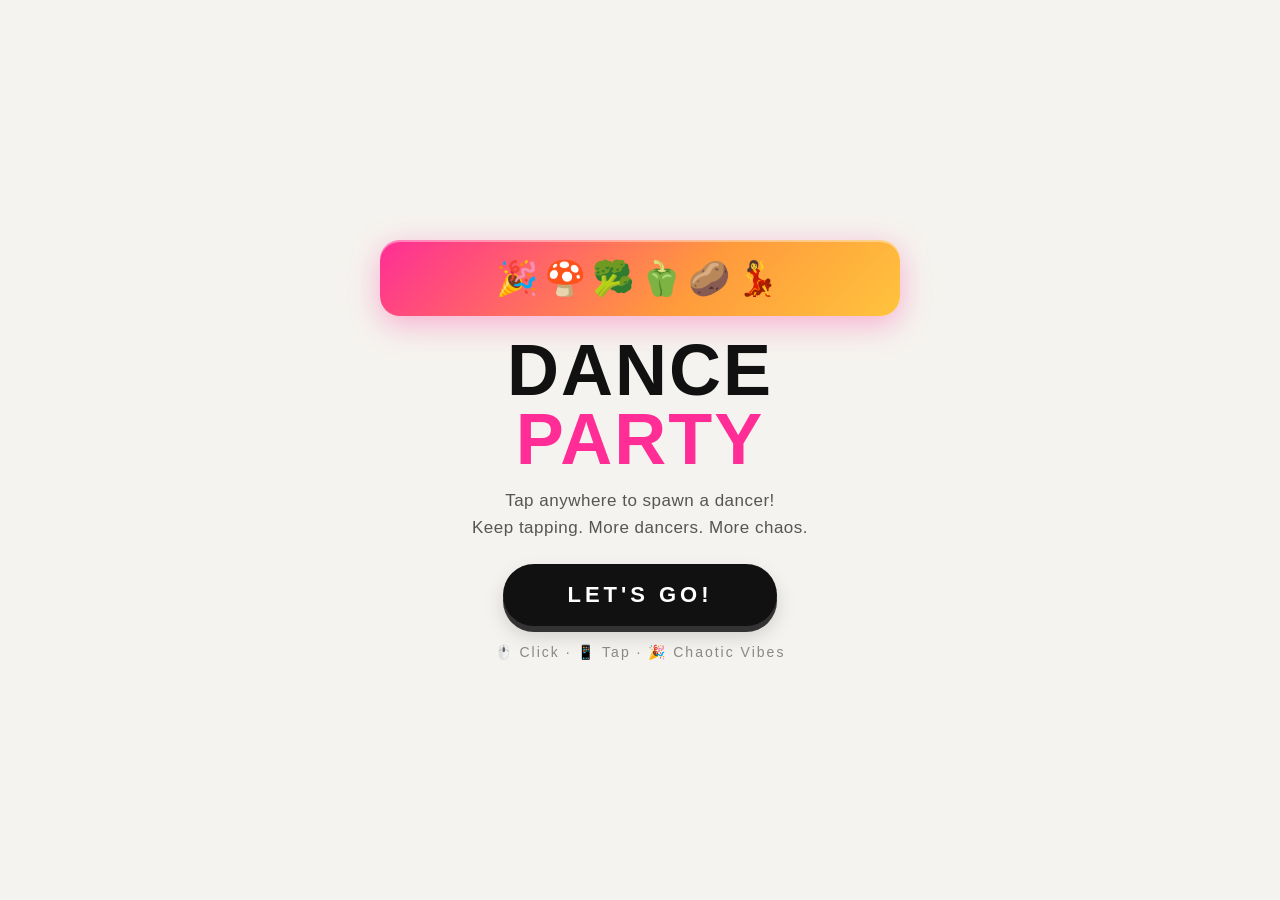
<file: index.html>
<!DOCTYPE html>
<html lang="en">
<head>
<meta charset="UTF-8">
<meta name="viewport" content="width=device-width,initial-scale=1.0,maximum-scale=1.0,user-scalable=no">
<title>DANCE PARTY — Tap to Spawn Dancers!</title>
<link rel="stylesheet" href="style.css">
</head>
<body>
<div id="app">
  <canvas id="game-canvas"></canvas>

  <!-- Start Screen -->
  <div id="start-screen" class="screen">
    <div class="banner-bar">🎉🍄🥦🫑🥔💃</div>
    <h1 class="game-title">DANCE<br><span class="title-accent">PARTY</span></h1>
    <p class="tagline">Tap anywhere to spawn a dancer!<br>Keep tapping. More dancers. More chaos.</p>
    <button id="start-btn" class="big-btn">LET'S GO!</button>
    <div class="tip">🖱️ Click · 📱 Tap · 🎉 Chaotic Vibes</div>
  </div>

  <!-- HUD -->
  <div id="hud" class="hidden">
    <div class="count-box">
      <span class="count-label">DANCERS</span>
      <span class="count-val" id="dancer-count">1</span>
    </div>
    <div class="hud-right">
      <button id="filter-btn" class="icon-btn filter-btn" title="Magic filter">🌀</button>
      <button id="clear-btn" class="icon-btn" title="Clear all">🗑️</button>
      <button id="mute-btn" class="icon-btn" title="Mute">🔊</button>
    </div>
  </div>

  <!-- Floating hint -->
  <div id="hint" class="hidden">TAP TO SPAWN MORE DANCERS</div>
</div>
<script src="game.js"></script>
</body>
</html>
</file>
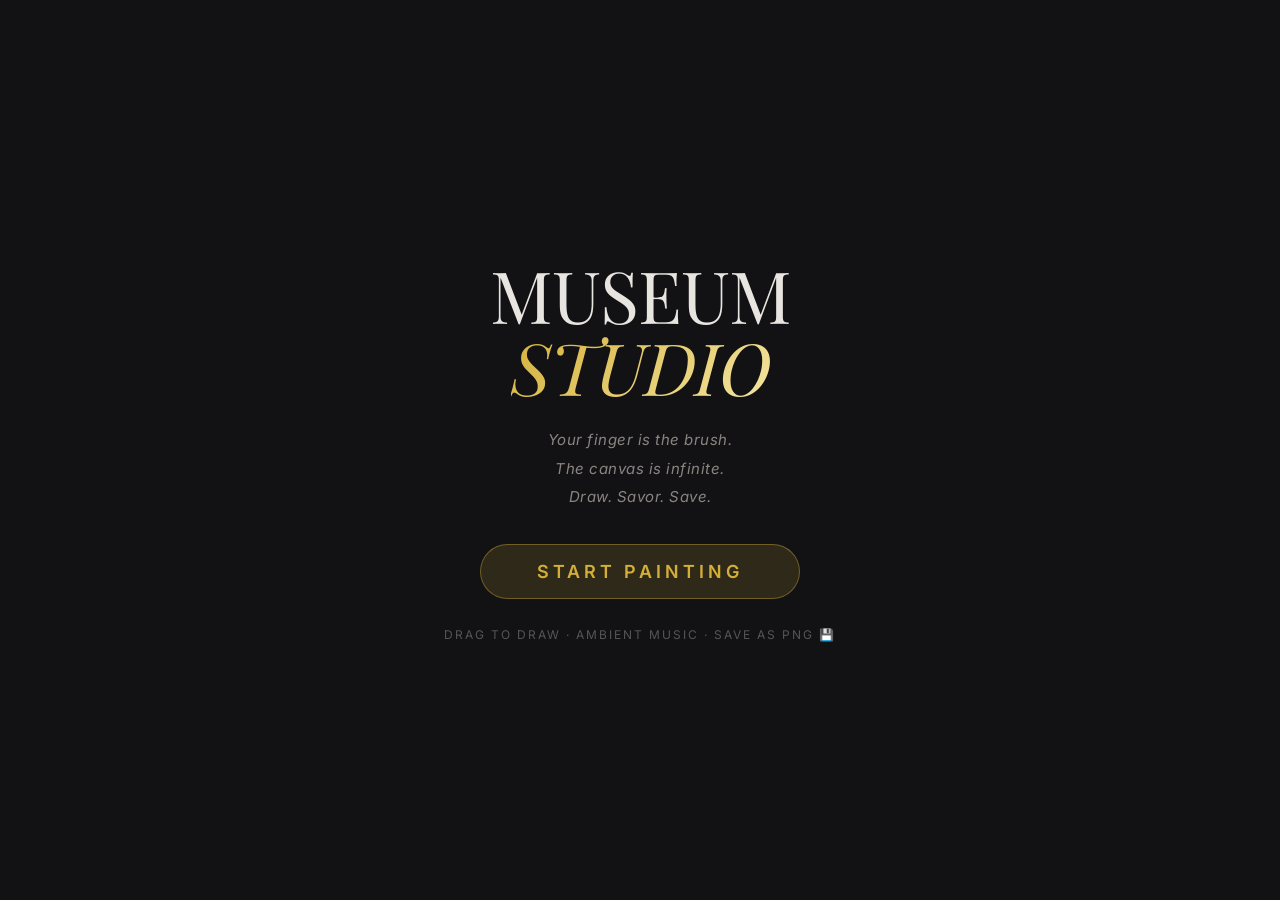
<file: art-gallery/index.html>
<!DOCTYPE html>
<html lang="zh-CN">
<head>
<meta charset="UTF-8">
<meta name="viewport" content="width=device-width,initial-scale=1.0,maximum-scale=1.0,user-scalable=no">
<title>MUSEUM STUDIO — Magic Brush</title>
<link rel="stylesheet" href="style.css">
</head>
<body>
<div id="app">
  <canvas id="bg-canvas"></canvas>
  <canvas id="art-canvas"></canvas>

  <!-- Brush toolbar (left, vertical) -->
  <div id="brush-bar" class="panel">
    <div class="panel-title">BRUSH</div>
    <div id="brush-list"></div>
  </div>

  <!-- Color palette (top right) -->
  <div id="color-bar" class="panel">
    <div class="panel-title">PALETTE</div>
    <div id="color-list"></div>
  </div>

  <!-- Top-left: stroke size -->
  <div id="size-box" class="panel">
    <div class="panel-title">SIZE</div>
    <input type="range" id="size-slider" min="1" max="100" value="30">
  </div>

  <!-- Bottom toolbar -->
  <div id="toolbar">
    <button id="undo-btn" class="tool-btn" title="Undo">↶</button>
    <button id="clear-btn" class="tool-btn warn" title="Clear">🗑️</button>
    <button id="gallery-btn" class="tool-btn" title="Auto background">🎨</button>
    <button id="music-btn" class="tool-btn music" title="Ambient music">🎵</button>
    <button id="save-btn" class="tool-btn save" title="Save as PNG">💾</button>
  </div>

  <!-- Start overlay -->
  <div id="start-overlay" class="screen">
    <h1 class="brand">MUSEUM<br><span class="accent">STUDIO</span></h1>
    <p class="slogan">Your finger is the brush.<br>The canvas is infinite.<br>Draw. Savor. Save.</p>
    <button id="start-btn" class="big-btn">START PAINTING</button>
    <div class="hint">Drag to draw · Ambient music · Save as PNG 💾</div>
  </div>
</div>
<script src="game.js"></script>
</body>
</html>
</file>
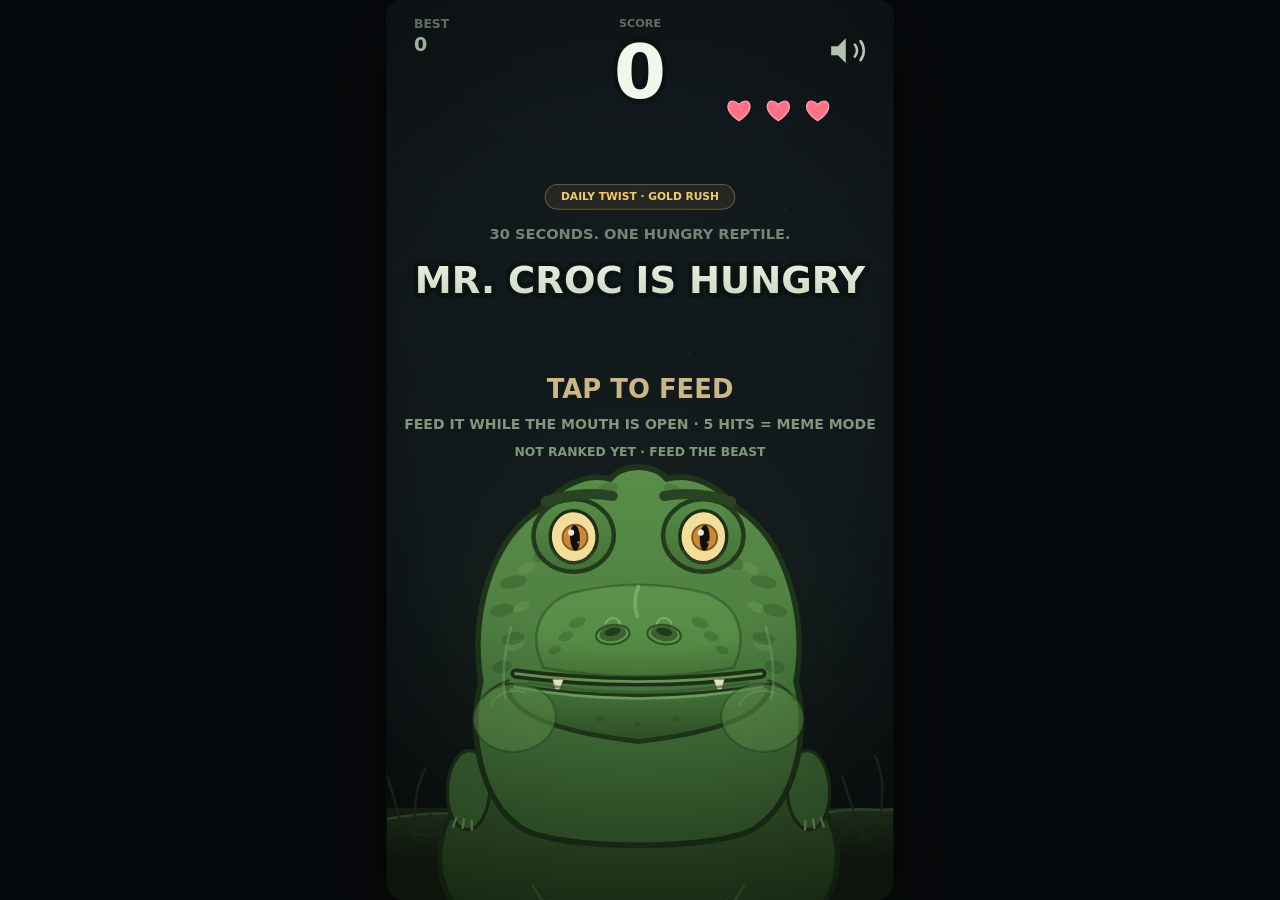
<file: crocodile-hungry/index.html>
<!DOCTYPE html>
<html lang="en">
<head>
<meta charset="UTF-8">
<meta name="viewport" content="width=device-width, initial-scale=1, viewport-fit=cover, maximum-scale=1, user-scalable=no">
<meta name="theme-color" content="#101418">
<meta name="description" content="Mr. Croc Is Hungry - feed the crocodile while its mouth is open. Miss three times and get chomped. A single-file HTML5 meme game.">
<title>Mr. Croc Is Hungry</title>
<link rel="icon" href="data:image/svg+xml,%3Csvg xmlns='http://www.w3.org/2000/svg' viewBox='0 0 64 64'%3E%3Crect width='64' height='64' rx='14' fill='%23101418'/%3E%3Cpath d='M8 35 Q32 16 56 35 Q56 52 32 56 Q8 52 8 35Z' fill='%234A7C3F'/%3E%3Ccircle cx='23' cy='35' r='4.5' fill='%23fff'/%3E%3Ccircle cx='41' cy='35' r='4.5' fill='%23fff'/%3E%3Ccircle cx='23' cy='35' r='2' fill='%23101814'/%3E%3Ccircle cx='41' cy='35' r='2' fill='%23101814'/%3E%3C/svg%3E">
<style>
  :root { color-scheme: dark; }
  * { box-sizing: border-box; }
  html, body {
    width: 100%;
    height: 100%;
    margin: 0;
    padding: 0;
    overflow: hidden;
    background: #070a0c;
  }
  body {
    display: grid;
    place-items: center;
    overscroll-behavior: none;
    font-family: "PingFang SC", "Microsoft YaHei", "Noto Sans SC", "Heiti SC", system-ui, sans-serif;
    -webkit-user-select: none;
    user-select: none;
    -webkit-tap-highlight-color: transparent;
  }
  #stage {
    position: relative;
    width: min(100vw, calc(100dvh * 9 / 16));
    width: min(100vw, calc(100svh * 9 / 16));
    height: min(100dvh, calc(100vw * 16 / 9));
    height: min(100svh, calc(100vw * 16 / 9));
    overflow: hidden;
    border-radius: 18px;
    background: #101418;
    box-shadow: 0 24px 90px rgba(0, 0, 0, .72), 0 0 0 1px rgba(196, 222, 184, .06);
    isolation: isolate;
  }
  canvas {
    display: block;
    width: 100%;
    height: 100%;
    outline: none;
    touch-action: none;
    cursor: pointer;
    background: #101418;
  }
  .sr-only {
    position: absolute;
    width: 1px;
    height: 1px;
    padding: 0;
    margin: -1px;
    overflow: hidden;
    clip: rect(0, 0, 0, 0);
    white-space: nowrap;
    border: 0;
  }
  @media (max-width: 600px) {
    #stage {
      border-radius: 0;
      box-shadow: none;
    }
  }
</style>
</head>
<body>
<main id="stage">
  <canvas id="game" width="450" height="800" role="img" aria-label="Mr. Croc Is Hungry. Tap the screen or press Space to throw meat while the mouth is open."></canvas>
  <p class="sr-only" id="help">Tap the screen on mobile, or press Space or click the left mouse button on desktop, to throw meat. Five hits in a row triggers a three-second frenzy with double points. Three misses ends the game.</p>
</main>
<script>
(() => {
  'use strict';

  /* ---------------------------------- 基础工具 ---------------------------------- */
  const W = 450;
  const H = 800;
  const TAU = Math.PI * 2;
  const COOLDOWN = 0.2;
  const FLIGHT_TIME = 0.17;
  const ROUND_TIME = 30;
  const BEST_KEY = 'croc-hungry-best-v1';
  const MUTE_KEY = 'croc-hungry-muted-v1';
  const RUNS_KEY = 'croc-hungry-runs-v1';
  const CHILI_UNLOCK = 5;
  const REDUCED_MOTION = !!(window.matchMedia && window.matchMedia('(prefers-reduced-motion: reduce)').matches);
  const FONT = '"PingFang SC","Microsoft YaHei","Noto Sans SC","Heiti SC",system-ui,sans-serif';
  const TITLE = 'MR. CROC IS HUNGRY';
  const RANKS = [
    { min: 30, name: 'CROC LEGEND', color: '#FFD166' },
    { min: 20, name: 'GUT BUSTER', color: '#FFB86B' },
    { min: 13, name: 'CROC SLAYER', color: '#C9E39B' },
    { min: 7, name: 'MEAT DEALER', color: '#9FD08A' },
    { min: 3, name: 'INTERN FEEDER', color: '#8FB882' },
    { min: 0, name: 'FRESH MEAT', color: '#7D9B77' }
  ];
  // Local ghost leaderboard: offline score targets, zero network.
  const GHOST_BOARD = [
    { name: 'CROC GREED', score: 28 },
    { name: 'YOUR EX', score: 22 },
    { name: 'TIKTOK CHEF', score: 17 },
    { name: 'MEAT GREMLIN', score: 13 },
    { name: 'UNCLE BOB', score: 10 },
    { name: 'NPC #7', score: 7 },
    { name: 'SKILL ISSUE', score: 4 },
    { name: 'BEIGE FLAG', score: 2 }
  ];

  const clamp = (v, a, b) => (v < a ? a : v > b ? b : v);
  const lerp = (a, b, t) => a + (b - a) * t;
  const rand = (a, b) => a + Math.random() * (b - a);
  const pick = (arr) => arr[(Math.random() * arr.length) | 0];
  const easeOutCubic = (t) => 1 - Math.pow(1 - t, 3);
  const easeInOutCubic = (t) => (t < .5 ? 4 * t * t * t : 1 - Math.pow(-2 * t + 2, 3) / 2);

  function safeRead(key, fallback) {
    try {
      const value = localStorage.getItem(key);
      return value === null || value === undefined ? fallback : value;
    } catch (err) {
      return fallback;
    }
  }
  function safeWrite(key, value) {
    try { localStorage.setItem(key, String(value)); } catch (err) { /* 本地文件或隐私模式也可能禁用存储 */ }
  }
  function loadBest() {
    const n = parseInt(safeRead(BEST_KEY, '0'), 10);
    return Number.isFinite(n) && n > 0 ? n : 0;
  }

  function loadRuns() {
    try {
      const raw = safeRead(RUNS_KEY, '[]');
      const arr = JSON.parse(raw);
      if (!Array.isArray(arr)) return [];
      return arr
        .map((r) => Number(r && r.score))
        .filter((n) => Number.isFinite(n) && n >= 0)
        .sort((a, b) => b - a)
        .slice(0, 8);
    } catch (err) {
      return [];
    }
  }

  function recordRun(score) {
    const runs = loadRuns();
    runs.push(Math.max(0, score | 0));
    runs.sort((a, b) => b - a);
    safeWrite(RUNS_KEY, JSON.stringify(runs.slice(0, 8)));
  }

  function rankFor(score) {
    for (const r of RANKS) {
      if (score >= r.min) return r;
    }
    return RANKS[RANKS.length - 1];
  }

  function buildBoard(score) {
    const rows = GHOST_BOARD.map((g) => ({ name: g.name, score: g.score, you: false }));
    rows.push({ name: 'YOU', score: Math.max(0, Number(score) || 0), you: true });
    rows.sort((a, b) => b.score - a.score || (a.you ? -1 : 1));
    return rows;
  }

  function rankInBoard(board) {
    const i = board.findIndex((r) => r.you);
    return i < 0 ? board.length : i + 1;
  }

  const canvas = document.getElementById('game');
  const ctx = canvas.getContext('2d', { alpha: false });
  const stage = document.getElementById('stage');

  let viewW = W;
  let viewH = H;

  function fitCanvas() {
    const rect = canvas.getBoundingClientRect();
    if (rect.width < 1 || rect.height < 1) return;
    const dpr = Math.min(window.devicePixelRatio || 1, 2.25);
    const bw = Math.max(1, Math.round(rect.width * dpr));
    const bh = Math.max(1, Math.round(rect.height * dpr));
    if (canvas.width !== bw || canvas.height !== bh) {
      canvas.width = bw;
      canvas.height = bh;
    }
    viewW = bw;
    viewH = bh;
  }

  /* ---------------------------------- 音频 ---------------------------------- */
  const Sound = {
    ctx: null,
    master: null,
    noiseBuffer: null,
    musicGain: null,
    musicTimer: null,
    musicPlaying: false,
    musicStep: 0,
    musicNext: 0,
    muted: safeRead(MUTE_KEY, '0') === '1',

    init() {
      if (this.ctx) {
        if (this.ctx.state === 'suspended') {
          this.ctx.resume().catch(() => {});
        }
        if (!this.musicPlaying) this.startMusic();
        return;
      }
      try {
        const Ctx = window.AudioContext || window.webkitAudioContext;
        if (!Ctx) return;
        const ac = new Ctx();
        const master = ac.createGain();
        const comp = ac.createDynamicsCompressor();
        comp.threshold.value = -18;
        comp.knee.value = 14;
        comp.ratio.value = 6;
        comp.attack.value = .003;
        comp.release.value = .22;
        master.gain.value = this.muted ? 0 : .62;
        master.connect(comp);
        comp.connect(ac.destination);
        this.ctx = ac;
        this.master = master;

        this.musicGain = ac.createGain();
        this.musicGain.gain.value = .0001;
        this.musicGain.gain.setTargetAtTime(.32, ac.currentTime, .55);
        this.musicGain.connect(master);

        const len = Math.floor(ac.sampleRate * 1.2);
        const buffer = ac.createBuffer(1, len, ac.sampleRate);
        const data = buffer.getChannelData(0);
        for (let i = 0; i < len; i++) data[i] = Math.random() * 2 - 1;
        this.noiseBuffer = buffer;
        this.startMusic();
      } catch (err) {
        this.ctx = null;
        this.master = null;
      }
    },

    ready() {
      return !!(this.ctx && this.master && !this.muted);
    },

    setMuted(value) {
      this.muted = !!value;
      safeWrite(MUTE_KEY, this.muted ? '1' : '0');
      if (this.ctx && this.master) {
        const t = this.ctx.currentTime;
        this.master.gain.cancelScheduledValues(t);
        this.master.gain.setTargetAtTime(this.muted ? 0 : .62, t, .025);
      }
    },

    toggle() {
      this.init();
      this.setMuted(!this.muted);
      if (!this.muted) this.click(620, 860, .07, .09);
      return this.muted;
    },

    tone(opts) {
      if (!this.ready()) return;
      const ac = this.ctx;
      const o = ac.createOscillator();
      const g = ac.createGain();
      const delay = opts.delay || 0;
      const dur = opts.dur || .15;
      const vol = opts.vol === undefined ? .15 : opts.vol;
      const t = ac.currentTime + delay;
      o.type = opts.type || 'sine';
      o.frequency.setValueAtTime(Math.max(20, opts.from || 440), t);
      if (opts.to !== undefined) {
        o.frequency.exponentialRampToValueAtTime(Math.max(20, opts.to), t + dur);
      }
      g.gain.setValueAtTime(.0001, t);
      g.gain.exponentialRampToValueAtTime(Math.max(.0002, vol), t + (opts.attack || .004));
      g.gain.exponentialRampToValueAtTime(.0001, t + dur);
      o.connect(g);
      g.connect(this.master);
      o.start(t);
      o.stop(t + dur + .025);
    },

    noise(opts) {
      if (!this.ready() || !this.noiseBuffer) return;
      const ac = this.ctx;
      const delay = opts.delay || 0;
      const dur = opts.dur || .12;
      const vol = opts.vol === undefined ? .18 : opts.vol;
      const t = ac.currentTime + delay;
      const src = ac.createBufferSource();
      const filter = ac.createBiquadFilter();
      const g = ac.createGain();
      src.buffer = this.noiseBuffer;
      filter.type = opts.type || 'lowpass';
      filter.frequency.value = opts.freq || 1200;
      filter.Q.value = opts.q || .8;
      g.gain.setValueAtTime(.0001, t);
      g.gain.exponentialRampToValueAtTime(Math.max(.0002, vol), t + (opts.attack || .003));
      g.gain.exponentialRampToValueAtTime(.0001, t + dur);
      src.connect(filter);
      filter.connect(g);
      g.connect(this.master);
      src.start(t, Math.random() * .25, dur + .03);
      src.stop(t + dur + .04);
    },

    click(from, to, dur, vol) {
      this.tone({ type: 'square', from, to, dur, vol, attack: .002 });
    },

    playOpen(scale) {
      const k = scale === undefined ? 1 : scale;
      this.tone({ type: 'square', from: 190, to: 105, dur: .055, vol: .1 * k, attack: .002 });
      this.tone({ type: 'square', from: 92, to: 70, dur: .05, vol: .05 * k, attack: .002, delay: .012 });
    },

    playSnap() {
      this.tone({ type: 'square', from: 130, to: 55, dur: .045, vol: .075, attack: .002 });
    },

    playHit() {
      this.tone({ type: 'sine', from: 145, to: 52, dur: .18, vol: .28, attack: .004 });
      this.noise({ dur: .045, vol: .12, type: 'highpass', freq: 1350, q: 1.2, delay: .045 });
      this.noise({ dur: .04, vol: .1, type: 'highpass', freq: 1750, q: 1.4, delay: .085 });
      this.noise({ dur: .045, vol: .095, type: 'highpass', freq: 1200, q: 1.2, delay: .125 });
      this.tone({ type: 'sine', from: 78, to: 50, dur: .16, vol: .11, attack: .01, delay: .15 });
    },

    playMiss() {
      this.noise({ dur: .13, vol: .3, type: 'lowpass', freq: 1450, q: .7 });
      this.tone({ type: 'triangle', from: 170, to: 70, dur: .12, vol: .14, attack: .002 });
      this.tone({ type: 'square', from: 250, to: 120, dur: .035, vol: .045, attack: .002 });
    },

    playBite() {
      this.noise({ dur: .28, vol: .34, type: 'lowpass', freq: 720, q: .8 });
      this.tone({ type: 'sawtooth', from: 165, to: 38, dur: .5, vol: .28, attack: .005 });
      this.tone({ type: 'triangle', from: 740, to: 1540, dur: .24, vol: .12, attack: .008, delay: .02 });
      this.tone({ type: 'triangle', from: 1600, to: 460, dur: .38, vol: .085, attack: .01, delay: .24 });
      this.tone({ type: 'square', from: 96, to: 42, dur: .34, vol: .12, attack: .005, delay: .08 });
    },

    playFrenzy() {
      this.tone({ type: 'triangle', from: 250, to: 880, dur: .4, vol: .16, attack: .01 });
      this.tone({ type: 'triangle', from: 375, to: 1320, dur: .38, vol: .075, attack: .01 });
      this.tone({ type: 'sine', from: 185, to: 440, dur: .42, vol: .1, attack: .02 });
    },

    playChili() {
      this.noise({ dur: .16, vol: .18, type: 'highpass', freq: 2100, q: 1.1 });
      this.tone({ type: 'sawtooth', from: 420, to: 90, dur: .3, vol: .13, attack: .003 });
      this.tone({ type: 'square', from: 90, to: 46, dur: .24, vol: .09, attack: .004, delay: .06 });
      this.tone({ type: 'triangle', from: 620, to: 1450, dur: .18, vol: .05, attack: .006, delay: .08 });
    },

    playBurn() {
      this.noise({ dur: .26, vol: .26, type: 'lowpass', freq: 900, q: .6 });
      this.tone({ type: 'sawtooth', from: 190, to: 62, dur: .36, vol: .16, attack: .003 });
      this.tone({ type: 'square', from: 1300, to: 320, dur: .22, vol: .055, attack: .004, delay: .04 });
    },

    playGold() {
      this.tone({ type: 'triangle', from: 660, to: 990, dur: .13, vol: .12, attack: .004 });
      this.tone({ type: 'triangle', from: 990, to: 1320, dur: .14, vol: .09, attack: .004, delay: .07 });
      this.tone({ type: 'sine', from: 1320, to: 1760, dur: .18, vol: .07, attack: .004, delay: .14 });
    },

    playPhase() {
      this.tone({ type: 'triangle', from: 170, to: 260, dur: .32, vol: .12, attack: .02 });
      this.tone({ type: 'triangle', from: 340, to: 520, dur: .32, vol: .07, attack: .02, delay: .08 });
      this.tone({ type: 'square', from: 70, to: 55, dur: .18, vol: .05, attack: .004, delay: .16 });
    },

    playTimeUp() {
      this.tone({ type: 'square', from: 880, to: 880, dur: .11, vol: .11, attack: .003 });
      this.tone({ type: 'square', from: 660, to: 660, dur: .11, vol: .11, attack: .003, delay: .14 });
      this.tone({ type: 'square', from: 440, to: 330, dur: .28, vol: .12, attack: .003, delay: .28 });
    },

    /* 程序化搞笑 BGM：低音号 + 走调小号旋律 + 鼓 + 牛铃 */
    setMusicLevel(level) {
      if (!this.ctx || !this.musicGain) return;
      const t = this.ctx.currentTime;
      this.musicGain.gain.cancelScheduledValues(t);
      this.musicGain.gain.setTargetAtTime(level, t, .35);
    },

    startMusic() {
      if (!this.ctx || !this.musicGain || this.musicPlaying) return;
      this.musicPlaying = true;
      this.musicStep = 0;
      this.musicNext = this.ctx.currentTime + .14;
      this.scheduleMusic();
    },

    scheduleMusic() {
      if (!this.musicPlaying || !this.ctx) return;
      clearTimeout(this.musicTimer);
      const ac = this.ctx;
      if (this.musicNext < ac.currentTime - .08) this.musicNext = ac.currentTime + .06;
      while (this.musicNext < ac.currentTime + .35) {
        this.playMusicStep(this.musicStep, this.musicNext);
        this.musicStep = (this.musicStep + 1) % 64;
        this.musicNext += .24;
      }
      this.musicTimer = setTimeout(() => this.scheduleMusic(), 110);
    },

    musicVoice(type, from, to, t, dur, vol) {
      if (!this.ctx || !this.musicGain) return;
      const ac = this.ctx;
      const o = ac.createOscillator();
      const g = ac.createGain();
      o.type = type;
      o.frequency.setValueAtTime(Math.max(20, from), t);
      if (to) o.frequency.exponentialRampToValueAtTime(Math.max(20, to), t + dur);
      g.gain.setValueAtTime(.0001, t);
      g.gain.exponentialRampToValueAtTime(Math.max(.0002, vol), t + .012);
      g.gain.exponentialRampToValueAtTime(.0001, t + dur);
      o.connect(g);
      g.connect(this.musicGain);
      o.start(t);
      o.stop(t + dur + .03);
    },

    musicLead(freq, t, dur, vol, slideTo) {
      if (!this.ctx || !this.musicGain) return;
      const ac = this.ctx;
      const o = ac.createOscillator();
      const g = ac.createGain();
      const lfo = ac.createOscillator();
      const lg = ac.createGain();
      o.type = 'square';
      o.frequency.setValueAtTime(freq, t);
      if (slideTo) o.frequency.exponentialRampToValueAtTime(slideTo, t + dur);
      lfo.type = 'sine';
      lfo.frequency.value = 6.2;
      lg.gain.value = 4.5;
      lfo.connect(lg);
      lg.connect(o.frequency);
      g.gain.setValueAtTime(.0001, t);
      g.gain.exponentialRampToValueAtTime(Math.max(.0002, vol), t + .015);
      g.gain.exponentialRampToValueAtTime(.0001, t + dur);
      o.connect(g);
      g.connect(this.musicGain);
      lfo.start(t);
      o.start(t);
      lfo.stop(t + dur + .03);
      o.stop(t + dur + .03);
    },

    musicKick(t) {
      if (!this.ctx || !this.musicGain) return;
      const ac = this.ctx;
      const o = ac.createOscillator();
      const g = ac.createGain();
      o.type = 'sine';
      o.frequency.setValueAtTime(132, t);
      o.frequency.exponentialRampToValueAtTime(42, t + .13);
      g.gain.setValueAtTime(.0001, t);
      g.gain.exponentialRampToValueAtTime(.17, t + .008);
      g.gain.exponentialRampToValueAtTime(.0001, t + .15);
      o.connect(g);
      g.connect(this.musicGain);
      o.start(t);
      o.stop(t + .18);
    },

    musicSnare(t) {
      if (!this.ctx || !this.musicGain || !this.noiseBuffer) return;
      const ac = this.ctx;
      const src = ac.createBufferSource();
      const f = ac.createBiquadFilter();
      const g = ac.createGain();
      src.buffer = this.noiseBuffer;
      f.type = 'highpass';
      f.frequency.value = 1500;
      g.gain.setValueAtTime(.05, t);
      g.gain.exponentialRampToValueAtTime(.0001, t + .1);
      src.connect(f);
      f.connect(g);
      g.connect(this.musicGain);
      src.start(t, Math.random() * .3, .11);
      src.stop(t + .12);
    },

    musicHat(t) {
      if (!this.ctx || !this.musicGain || !this.noiseBuffer) return;
      const ac = this.ctx;
      const src = ac.createBufferSource();
      const f = ac.createBiquadFilter();
      const g = ac.createGain();
      src.buffer = this.noiseBuffer;
      f.type = 'highpass';
      f.frequency.value = 6800;
      g.gain.setValueAtTime(.022, t);
      g.gain.exponentialRampToValueAtTime(.0001, t + .035);
      src.connect(f);
      f.connect(g);
      g.connect(this.musicGain);
      src.start(t, Math.random() * .5, .04);
      src.stop(t + .045);
    },

    playMusicStep(step, t) {
      const intense = typeof G !== 'undefined' && G.frenzyActive;
      const section = Math.floor(step / 32) % 2;
      const s = step % 32;
      const bass = [65.41, 65.41, 98, 65.41, 55, 55, 82.41, 55, 43.65, 43.65, 65.41, 43.65, 49, 49, 61.74, 49];
      const leadA = [523.25, 659.25, 783.99, 659.25, 523.25, 587.33, 659.25, 0, 440, 523.25, 659.25, 523.25, 440, 493.88, 523.25, 0, 349.23, 440, 523.25, 440, 349.23, 392, 440, 0, 392, 493.88, 587.33, 493.88, 392, 440, 493.88, 523.25];
      const leadB = [392, 493.88, 587.33, 493.88, 392, 440, 493.88, 0, 349.23, 440, 523.25, 440, 349.23, 392, 440, 0, 329.63, 392, 493.88, 392, 329.63, 349.23, 392, 0, 349.23, 440, 523.25, 440, 349.23, 392, 440, 523.25];
      const lead = section ? leadB : leadA;
      if (s % 2 === 0) {
        const f = bass[(s / 2) % 16];
        this.musicVoice('triangle', f, f * .995, t, .34, .09);
        if (section) this.musicVoice('square', f * 2, f * 2 * .997, t, .18, .018);
      }
      const lf = lead[s];
      if (lf) {
        const tail = s === 31;
        this.musicLead(lf, t, tail ? .32 : .16, .042, tail ? 1046.5 : 0);
        if (intense) this.musicLead(lf * 2, t, .12, .013, 0);
      }
      if (s % 8 === 0 || s === 14 || s === 30) this.musicKick(t);
      if (s % 8 === 4) this.musicSnare(t);
      if (s % 2 === 0) this.musicHat(t);
      if (intense && s % 2 === 1) this.musicHat(t);
      if (s % 8 === 6) this.musicVoice('square', section ? 660 : 720, section ? 500 : 540, t, .09, .028);
      if (s === 23) this.musicLead(section ? 174.61 : 196, t, .18, .03, section ? 349.23 : 392);
    }
  };

  /* ---------------------------------- 游戏状态 ---------------------------------- */
  const G = {
    state: 'ready',
    paused: false,
    elapsed: 0,
    score: 0,
    best: loadBest(),
    bestAtStart: 0,
    lives: 3,
    combo: 0,
    maxCombo: 0,
    lastThrow: -99,
    frenzyActive: false,
    frenzyTime: 0,
    overReveal: 0,
    biteTime: 0,
    newRecord: false,
    quip: '',
    tutorial: 0,
    redFlash: 0,
    shakeTime: 0,
    shakeDuration: .001,
    shakePower: 0,
    scorePop: 0,
    heartPulse: 0,
    mutedFlash: 0,
    food: 'meat',
    chiliUnlocked: false,
    goldShots: 0,
    goldTimer: 10,
    goldPickup: null,
    order: null,
    orderTimer: 7,
    mod: null,
    boss: null,
    bossNext: 12,
    bossCount: 0,
    timeUp: false,
    zoomPulse: 0,
    phase: 0,
    phaseBanner: 0,
    phaseText: '',
    phaseSub: '',
    rank: 0,
    rankTitle: '',
    board: [],
    warmFlash: 0,
    comboFlash: 0
  };

  G.board = buildBoard(G.best);
  G.rank = rankInBoard(G.board);

  const croc = {
    bounceY: 0,
    bounceV: 0,
    lookX: 0,
    lookY: .1,
    blinkTimer: rand(2.4, 4.8),
    blink: 0,
    happy: 0,
    annoyed: 0,
    chew: 0,
    fire: 0,
    burnt: 0,
    shock: 0,
    dizzy: 0,
    love: 0,
    smug: 0,
    wink: 0
  };

  const mouth = {
    mode: 'closed',
    fake: false,
    timer: 0,
    gape: 0,
    target: 0,
    openAge: 0,
    doubleNext: false
  };

  const pointer = { x: 225, y: 400, active: false, down: false };
  const meats = [];
  const particles = [];
  const floaters = [];
  const rings = [];
  let clock = 0;
  let lastFrame = performance.now();

  const MUTE_RECT = { x: 380, y: 18, w: 56, h: 54 };
  const RESTART_RECT = { x: 120, y: 606, w: 210, h: 56 };
  const FOOD_RECTS = {
    meat: { x: 18, y: 74, w: 80, h: 50 },
    chili: { x: 104, y: 74, w: 80, h: 50 }
  };
  const QUIPS = [
    'Croc: burp.',
    'It said the meat was mid.',
    'Chew faster next time.',
    "That's it? That's all the meat?",
    'Croc: acceptable. Barely.',
    'That burp registered on the Richter scale.',
    "Today's meat was kinda dry.",
    'Croc is still hungry. Obviously.',
    'Your hand is faster than its jaw. Allegedly.',
    'L + ratio + no meat.',
    'Bro got out-chomped by a reptile.',
    'Skill issue, honestly.'
  ];
  const MEME_HIT = ['SLAY', 'ATE', 'W CROC', 'NO CAP', 'RIZZ', 'SHEESH', 'GOATED', 'NOM NOM'];
  const MEME_MISS = ['BRUH', 'SKILL ISSUE', 'MID', 'COPE', 'L + RATIO', 'YIKES', 'OOF', 'BONK'];
  const MEME_GOLD = ['RIZZ', 'W', 'GOATED', 'SHEESH'];
  const MEME_CHILI = ['SUS', 'SPICY', 'HOT TAKE', 'GAS'];

  // 每日词条：同一台设备一天内固定，给每局一个不同的起手规则
  const DAILY_MODS = [
    { id: 'gold', name: 'GOLD RUSH', desc: 'gold drops twice as often', goldFast: true, scoreMult: 1, orderBonus: 2 },
    { id: 'spicy', name: 'SPICY NIGHT', desc: 'spicy unlocked · chili +1', spicy: true, chiliBonus: 1, scoreMult: 1, orderBonus: 2 },
    { id: 'rush', name: 'RUSH HOUR', desc: 'faster jaw · +25% points', mouth: .84, scoreMult: 1.25, orderBonus: 2 },
    { id: 'big', name: 'BIG ORDERS', desc: 'orders pay +4 · less time', orderBonus: 4, orderTime: .78, scoreMult: 1 }
  ];

  function todayMod() {
    const d = new Date();
    const n = d.getFullYear() * 10000 + (d.getMonth() + 1) * 100 + d.getDate();
    return DAILY_MODS[(n * 17 + 3) % DAILY_MODS.length];
  }

  const TODAY_MOD = todayMod();
  let lastQuipIndex = -1;

  /* ---------------------------------- 输入坐标 ---------------------------------- */
  function toLogical(event) {
    const r = canvas.getBoundingClientRect();
    if (r.width < 1 || r.height < 1) return { x: W / 2, y: H / 2 };
    return {
      x: (event.clientX - r.left) * (W / r.width),
      y: (event.clientY - r.top) * (H / r.height)
    };
  }

  function inRect(p, r) {
    return p.x >= r.x && p.x <= r.x + r.w && p.y >= r.y && p.y <= r.y + r.h;
  }

  function handlePress(p) {
    Sound.init();
    if (!p) p = { x: 225, y: 400 };

    if (inRect(p, MUTE_RECT)) {
      Sound.toggle();
      G.mutedFlash = .55;
      return;
    }

    if (G.paused) {
      G.paused = false;
      lastFrame = performance.now();
      Sound.init();
      return;
    }

    if (G.state === 'ready') {
      startGame();
      return;
    }

    if (G.state === 'playing') {
      if (G.goldPickup && Math.hypot(p.x - G.goldPickup.x, p.y - G.goldPickup.y) < 42) {
        collectGold();
        return;
      }
      for (const kind of ['meat', 'chili']) {
        if (inRect(p, FOOD_RECTS[kind])) {
          selectFood(kind);
          return;
        }
      }
      if (G.elapsed - G.lastThrow >= COOLDOWN) throwMeat(p.x, p.y);
      return;
    }

    if (G.state === 'over') {
      if ((p.viaKey && G.overReveal > .35) || (G.overReveal > .78 && inRect(p, RESTART_RECT))) restartGame();
    }
  }

  canvas.addEventListener('pointerdown', (event) => {
    if (event.pointerType === 'mouse' && event.button !== 0) return;
    if (!event.isPrimary) return;
    event.preventDefault();
    const p = toLogical(event);
    pointer.x = p.x;
    pointer.y = p.y;
    pointer.active = true;
    pointer.down = true;
    handlePress(p);
  }, { passive: false });

  canvas.addEventListener('pointermove', (event) => {
    if (event.pointerType === 'touch') return;
    const p = toLogical(event);
    pointer.x = p.x;
    pointer.y = p.y;
    pointer.active = true;
  }, { passive: true });

  canvas.addEventListener('pointerup', () => { pointer.down = false; });
  canvas.addEventListener('pointercancel', () => { pointer.down = false; });
  canvas.addEventListener('pointerleave', (event) => {
    if (event.pointerType !== 'touch') pointer.active = false;
  });
  canvas.addEventListener('contextmenu', (event) => event.preventDefault());

  window.addEventListener('keydown', (event) => {
    if (event.code === 'Space') {
      event.preventDefault();
      if (event.repeat) return;
      Sound.init();
      handlePress({ x: 225, y: 390, viaKey: true });
      return;
    }
    if (event.code === 'KeyM') {
      event.preventDefault();
      Sound.init();
      Sound.toggle();
      G.mutedFlash = .55;
      return;
    }
    if (G.state === 'playing' && (event.code === 'Digit1' || event.code === 'Digit2')) {
      event.preventDefault();
      selectFood(event.code === 'Digit1' ? 'meat' : 'chili');
    }
  });

  /* ---------------------------------- 流程 ---------------------------------- */
  function resetCroc() {
    croc.bounceY = 0;
    croc.bounceV = 0;
    croc.lookX = 0;
    croc.lookY = .1;
    croc.blink = 0;
    croc.blinkTimer = rand(2.2, 4.2);
    croc.happy = 0;
    croc.annoyed = 0;
    croc.chew = 0;
    croc.fire = 0;
    croc.burnt = 0;
    croc.shock = 0;
    croc.dizzy = 0;
    croc.love = 0;
    croc.smug = 0;
    croc.wink = 0;
  }

  function startGame() {
    G.state = 'playing';
    G.paused = false;
    G.elapsed = 0;
    G.score = 0;
    G.bestAtStart = G.best;
    G.lives = 3;
    G.combo = 0;
    G.maxCombo = 0;
    G.lastThrow = -99;
    G.frenzyActive = false;
    G.frenzyTime = 0;
    G.overReveal = 0;
    G.biteTime = 0;
    G.newRecord = false;
    G.quip = '';
    G.tutorial = 3.2;
    G.redFlash = 0;
    G.shakeTime = 0;
    G.shakePower = 0;
    G.scorePop = 0;
    G.heartPulse = 0;
    G.mutedFlash = 0;
    G.food = 'meat';
    G.mod = TODAY_MOD;
    G.chiliUnlocked = G.best >= CHILI_UNLOCK || !!G.mod.spicy;
    G.goldShots = 0;
    G.goldTimer = G.mod.goldFast ? 6 : 10;
    G.goldPickup = null;
    G.order = null;
    G.orderTimer = 7;
    G.boss = null;
    G.bossNext = 12;
    G.bossCount = 0;
    G.timeUp = false;
    G.zoomPulse = 0;
    G.phase = 0;
    G.phaseBanner = 0;
    G.phaseText = '';
    G.phaseSub = '';
    G.warmFlash = 0;
    G.comboFlash = 0;
    G.board = buildBoard(0);
    G.rank = rankInBoard(G.board);
    G.rankTitle = rankFor(0).name;

    meats.length = 0;
    particles.length = 0;
    floaters.length = 0;
    rings.length = 0;

    resetCroc();

    mouth.mode = 'open';
    mouth.fake = false;
    mouth.timer = 1.08;
    mouth.gape = .32;
    mouth.target = 1;
    mouth.doubleNext = false;
    addFloater('LET HIM COOK', 225, 286, '#F4C96B', 27, 1.1, -24);

    Sound.setMusicLevel(.32);
    Sound.playOpen(1);
    lastFrame = performance.now();
  }

  function restartGame() {
    Sound.init();
    startGame();
  }

  function enterGameOver(timeUp) {
    if (G.state !== 'playing') return;
    G.timeUp = !!timeUp;
    G.state = 'over';
    G.paused = false;
    Sound.setMusicLevel(.12);
    if (!G.timeUp) G.lives = 0;
    G.combo = 0;
    G.frenzyActive = false;
    G.frenzyTime = 0;
    G.overReveal = 0;
    G.biteTime = G.timeUp ? 0 : .62;
    if (G.score > G.best) {
      G.best = G.score;
      safeWrite(BEST_KEY, G.best);
    }
    G.newRecord = G.score > G.bestAtStart;
    G.lastThrow = -99;
    G.phaseBanner = 0;
    G.goldPickup = null;
    G.order = null;
    G.boss = null;
    if (G.score > 0) recordRun(G.score);
    G.board = buildBoard(G.score);
    G.rank = rankInBoard(G.board);
    G.rankTitle = rankFor(G.score).name;

    let idx = (Math.random() * QUIPS.length) | 0;
    if (idx === lastQuipIndex) idx = (idx + 1) % QUIPS.length;
    lastQuipIndex = idx;
    G.quip = QUIPS[idx];

    mouth.mode = 'closed';
    mouth.fake = false;
    mouth.target = G.timeUp ? 0 : .96;
    mouth.doubleNext = false;
    G.shakeTime = G.timeUp ? .2 : .44;
    G.shakeDuration = G.timeUp ? .2 : .44;
    G.shakePower = G.timeUp ? 6 : 19;
    G.redFlash = G.timeUp ? 0 : 1;

    if (G.timeUp) {
      Sound.playTimeUp();
      addRings(225, 560, 2, '#F4C96B');
      addFloater('TIME!', 225, 460, '#F4C96B', 30, 1.1, -45);
    } else {
      Sound.playBite();
      spawnBiteBurst(225, 626);
      addRings(225, 615, 3, '#FF6B72');
      addFloater('CHOMP!', 225, 460, '#FFB4A8', 30, 1.1, -45);

      for (let i = 0; i < 18; i++) {
        particles.push({
          kind: 'glow',
          x: 225 + rand(-80, 80),
          y: 610 + rand(-70, 70),
          vx: rand(-180, 180),
          vy: rand(-260, -50),
          gravity: 120,
          life: rand(.35, .9),
          maxLife: .9,
          size: rand(2, 7),
          color: i % 2 ? '#FF5A62' : '#FFB199',
          rot: rand(0, TAU),
          spin: rand(-5, 5)
        });
      }
    }
    meats.length = 0;
  }

  /* ---------------------------------- 嘴部节奏 ---------------------------------- */
  function difficultyP() {
    return clamp((G.elapsed - 2) / 26, 0, 1);
  }

  function openDuration() {
    const p = difficultyP();
    let d = lerp(.70, .21, p) * rand(.92, 1.06);
    if (G.phase >= 3) d *= .94;
    if (G.frenzyActive) d *= 1.7;
    if (G.mod && G.mod.mouth) d *= G.mod.mouth;
    return clamp(d, .18, 1.25);
  }

  function closedDuration() {
    const p = difficultyP();
    let d = lerp(.92, .30, p) * rand(.84, 1.14);
    if (G.phase >= 3) d *= .92;
    if (G.mod && G.mod.mouth) d *= .92;
    return clamp(d, .25, 1.1);
  }

  function fakeChance() {
    if (G.elapsed < 8) return 0;
    let c = .26;
    if (G.phase >= 2) c += .06;
    if (G.phase >= 3) c += .08;
    return Math.min(.42, c);
  }

  function doubleChance() {
    if (G.elapsed < 22) return 0;
    return G.phase >= 3 ? .44 : .32;
  }

  function updateGold(dt) {
    if (G.goldPickup) {
      G.goldPickup.life -= dt;
      if (G.goldPickup.life <= 0) {
        G.goldPickup = null;
        G.goldTimer = G.mod && G.mod.goldFast ? rand(8, 12) : rand(15, 21);
        addFloater('GOLD MEAT GOT AWAY...', 225, 334, 'rgba(255, 209, 102, .8)', 12, .8, -20);
      }
      return;
    }
    G.goldTimer -= dt;
    if (G.goldTimer <= 0 && G.elapsed > 9 && !G.order) spawnGold();
  }

  function phaseIndex(t) {
    if (t >= 26) return 3;
    if (t >= 22) return 2;
    if (t >= 8) return 1;
    return 0;
  }

  function enterPhase(n) {
    if (n <= G.phase) return;
    G.phase = n;
    const data = n === 1
      ? ['PHASE 2 · FAKE-OUT', 'it fakes you out. rude.']
      : n === 2
        ? ['PHASE 3 · DOUBLE CHOMP', 'faster rhythm. no mercy.']
        : ['FINAL PHASE · HANGRY', 'tiny window. big teeth.'];
    G.phaseText = data[0];
    G.phaseSub = data[1];
    G.phaseBanner = 2.6;
    G.comboFlash = 1;
    if (n === 1 && !G.chiliUnlocked) {
      G.chiliUnlocked = true;
      addFloater('SPICY UNLOCKED! TOP-LEFT', 225, 380, '#FF9A7A', 15, 1.2, -28);
    }
    Sound.playPhase();
  }

  function openMouth(duration, fake) {
    mouth.mode = 'open';
    mouth.fake = !!fake;
    mouth.openAge = 0;
    mouth.timer = duration;
    mouth.target = fake ? .44 : 1;
    if (fake) mouth.gape = Math.min(mouth.gape, .35);
    Sound.playOpen(fake ? .55 : 1);
  }

  function closeMouth(duration) {
    mouth.mode = 'closed';
    mouth.fake = false;
    mouth.timer = duration;
    mouth.target = 0;
    mouth.openAge = 0;
  }

  function advanceMouth() {
    if (mouth.mode === 'open') {
      if (mouth.fake) {
        closeMouth(rand(.22, .36));
        Sound.playSnap();
        return;
      }
      if (G.elapsed >= 22 && !G.frenzyActive && !mouth.doubleNext && Math.random() < doubleChance()) {
        closeMouth(.13);
        mouth.doubleNext = true;
        Sound.playSnap();
        return;
      }
      closeMouth(closedDuration());
      return;
    }

    if (mouth.doubleNext) {
      mouth.doubleNext = false;
      openMouth(openDuration() * .82, false);
      return;
    }

    if (G.elapsed >= 8 && !G.frenzyActive && Math.random() < fakeChance()) {
      openMouth(rand(.16, G.phase >= 3 ? .20 : .22), true);
      return;
    }

    openMouth(openDuration(), false);
  }

  function updateMouth(dt) {
    if (G.state !== 'playing') return;
    if (mouth.mode === 'open') mouth.openAge += dt;
    mouth.timer -= dt;
    if (mouth.timer <= 0) advanceMouth();
    const speed = mouth.target > mouth.gape ? 34 : 23;
    mouth.gape += (mouth.target - mouth.gape) * (1 - Math.exp(-speed * dt));
    mouth.gape = clamp(mouth.gape, 0, 1);
  }

  function mouthIsOpen() {
    return mouth.mode === 'open' && !mouth.fake && mouth.gape >= .52;
  }

  /* ---------------------------------- 食材 / 金肉空投 ---------------------------------- */
  function selectFood(kind) {
    if (G.state !== 'playing' || G.paused) return;
    if (kind === 'chili' && !G.chiliUnlocked) {
      addFloater('HIT ' + CHILI_UNLOCK + ' TO UNLOCK SPICY', 225, 354, '#F4C96B', 14, 1.0, -30);
      Sound.playSnap();
      return;
    }
    if (G.food === kind) return;
    G.food = kind;
    addFloater(kind === 'chili' ? 'SPICY LOADED · +2 / MISS -2' : 'BACK TO MEAT · PLAY IT SAFE', 225, 354, kind === 'chili' ? '#FF9A7A' : '#F9A8D4', 13, 1.0, -28);
    Sound.click(kind === 'chili' ? 520 : 420, kind === 'chili' ? 760 : 620, .06, .075);
  }

  function spawnGold() {
    if (G.state !== 'playing' || G.goldPickup) return;
    G.goldPickup = {
      x: rand(92, 358),
      y: rand(262, 356),
      life: 4.6,
      maxLife: 4.6,
      rot: rand(0, TAU)
    };
    addFloater('GOLD DROP · TAP IT', G.goldPickup.x, G.goldPickup.y - 34, '#FFD166', 13.5, 1.3, -24);
    Sound.tone({ type: 'triangle', from: 780, to: 1180, dur: .16, vol: .07, attack: .006 });
  }

  function collectGold() {
    if (G.state !== 'playing' || !G.goldPickup) return;
    const g = G.goldPickup;
    G.goldShots = Math.min(2, G.goldShots + 1);
    G.goldPickup = null;
    G.goldTimer = G.mod && G.mod.goldFast ? rand(9, 13) : rand(17, 23);
    G.comboFlash = .7;
    croc.shock = .38;
    croc.happy = .55;
    addFloater('GOLD LOADED ×' + G.goldShots, 225, 382, '#FFD166', 17, 1.0, -32);
    addRings(g.x, g.y, 3, '#FFD166');
    for (let i = 0; i < 20; i++) {
      particles.push({
        kind: 'glow',
        x: g.x + rand(-8, 8),
        y: g.y + rand(-8, 8),
        vx: rand(-150, 150),
        vy: rand(-170, 30),
        gravity: 90,
        life: rand(.35, .8),
        maxLife: .8,
        size: rand(1.8, 5),
        color: i % 3 ? '#FFD166' : '#FFF3C4',
        rot: rand(0, TAU),
        spin: rand(-6, 6)
      });
    }
    Sound.playGold();
  }

  function spawnOrder() {
    if (G.state !== 'playing' || G.order || G.frenzyActive || G.boss) return;
    const chance = G.mod && G.mod.spicy ? .62 : .45;
    const kind = G.chiliUnlocked && Math.random() < chance ? 'chili' : 'meat';
    let duration = clamp(4.6 - G.elapsed * .024, 2.5, 4.6);
    if (G.mod && G.mod.orderTime) duration *= G.mod.orderTime;
    G.order = {
      kind, timer: duration, duration,
      age: 0,
      flipPending: G.elapsed >= 22 && Math.random() < .28,
      flipped: false
    };
    G.orderTimer = 999;
    Sound.tone({ type: 'square', from: 330, to: 520, dur: .09, vol: .045, attack: .004 });
  }

  function updateOrders(dt) {
    if (G.state !== 'playing' || G.paused) return;
    if (G.frenzyActive || G.boss) return;
    if (!G.order) {
      G.orderTimer -= dt;
      if (G.elapsed > 4.2 && G.orderTimer <= 0 && !G.goldPickup) spawnOrder();
      return;
    }
    const o = G.order;
    o.age += dt;
    o.timer -= dt;
    if (o.flipPending && !o.flipped && o.age >= 1.15) {
      o.kind = o.kind === 'meat' ? 'chili' : 'meat';
      o.flipped = true;
      o.flipPending = false;
      o.timer = Math.max(o.timer, 2.35);
      o.duration = o.timer;
      croc.smug = .6;
      addFloater('SIKE!', 225, 270, '#FFD166', 28, .9, -30);
      addFloater('ORDER CHANGED', 225, 240, '#FF8A80', 11.5, 1.0, -18);
      Sound.tone({ type: 'square', from: 440, to: 620, dur: .07, vol: .045, attack: .003 });
      Sound.tone({ type: 'square', from: 660, to: 330, dur: .08, vol: .04, attack: .003, delay: .07 });
    }
    if (o.timer <= 0) {
      G.order = null;
      G.orderTimer = rand(6, 9);
      croc.annoyed = 1.15;
      addFloater('ORDER EXPIRED...', 225, 330, '#A8B9A1', 13, 1.0, -22);
      Sound.tone({ type: 'sawtooth', from: 210, to: 145, dur: .12, vol: .04 });
    }
  }

  function orderMatches(kind) {
    if (!G.order) return false;
    return kind === G.order.kind || (G.order.kind === 'meat' && kind === 'gold');
  }

  /* ---------------------------------- 卫生检查员 ---------------------------------- */
  function startBoss() {
    if (G.state !== 'playing' || G.boss || G.frenzyActive) return;
    G.boss = { timer: 10, duration: 10, need: 5, hits: 0, flash: 0 };
    G.order = null;
    G.orderTimer = 6;
    G.goldPickup = null;
    croc.annoyed = 1.1;
    G.zoomPulse = .035;
    Sound.setMusicLevel(.2);
    Sound.tone({ type: 'sawtooth', from: 190, to: 110, dur: .32, vol: .06, attack: .006 });
    addFloater('HEALTH INSPECTOR', 225, 318, '#FF8A80', 24, 1.25, -24);
    addFloater('FEED 5 TIMES. NO EXCUSES.', 225, 286, '#FFD166', 12, 1.3, -18);
  }

  function updateBoss(dt) {
    if (G.state !== 'playing' || G.paused) return;
    if (!G.boss) {
      if (G.bossCount < 1 && !G.frenzyActive && G.phaseBanner <= 0 && G.elapsed >= G.bossNext) startBoss();
      return;
    }
    G.boss.flash = Math.max(0, G.boss.flash - dt);
    G.boss.timer -= dt;
    if (G.boss.timer <= 0) failBoss();
  }

  function passBoss() {
    if (!G.boss) return;
    G.boss = null;
    G.bossCount += 1;
    G.bossNext = 999;
    G.score += 5;
    if (G.score > G.best) {
      G.best = G.score;
      safeWrite(BEST_KEY, G.best);
    }
    G.board = buildBoard(G.score);
    G.rank = rankInBoard(G.board);
    G.rankTitle = rankFor(G.score).name;
    G.lives = Math.min(3, G.lives + 1);
    G.heartPulse = 1;
    G.zoomPulse = .055;
    G.warmFlash = .4;
    croc.smug = 1.4;
    croc.love = .85;
    addFloater('PASSED! +5 · +1 HEART', 225, 318, '#A7F3D0', 19, 1.5, -30);
    addRings(225, 560, 4, '#A7F3D0');
    Sound.setMusicLevel(.32);
    Sound.tone({ type: 'triangle', from: 520, to: 1040, dur: .22, vol: .07, attack: .004 });
  }

  function failBoss() {
    if (!G.boss) return;
    G.boss = null;
    G.bossCount += 1;
    G.bossNext = 999;
    G.lives = Math.max(0, G.lives - 1);
    G.combo = 0;
    G.frenzyActive = false;
    G.frenzyTime = 0;
    G.heartPulse = 1;
    croc.annoyed = 1.6;
    croc.dizzy = 1.2;
    G.shakeTime = .32;
    G.shakeDuration = .32;
    G.shakePower = 9;
    addFloater('INSPECTION FAILED -1 HEART', 225, 318, '#FF8A80', 18, 1.4, -30);
    Sound.playMiss();
    if (G.lives <= 0) enterGameOver();
    else Sound.setMusicLevel(.32);
  }

  /* ---------------------------------- 投喂 ---------------------------------- */
  function throwMeat(px, py) {
    if (G.state !== 'playing' || G.paused) return;
    if (G.elapsed - G.lastThrow < COOLDOWN) return;
    G.lastThrow = G.elapsed;

    const sx = clamp(px, 36, 414);
    const sy = 792;
    const tx = 225 + rand(-5, 5);
    const ty = 602;
    const cx = clamp((sx + tx) / 2 + rand(-52, 52), 30, 420);
    const cy = Math.min(sy, ty) - rand(96, 142);
    let kind = G.food === 'chili' ? 'chili' : 'meat';
    if (G.goldShots > 0) {
      kind = 'gold';
      G.goldShots -= 1;
      addRings(sx, sy - 22, 2, '#FFD166');
    }

    meats.push({
      sx, sy, cx, cy, tx, ty,
      kind,
      x: sx, y: sy,
      t: 0,
      duration: FLIGHT_TIME,
      rot: rand(0, TAU),
      spin: rand(-10, 10),
      trail: []
    });

    croc.lookX = clamp((px - 225) / 180, -1, 1);
    croc.lookY = clamp((py - 500) / 200, -1, 1);

    for (let i = 0; i < 3; i++) {
      particles.push({
        kind: 'chunk',
        x: sx + rand(-8, 8),
        y: 770 + rand(-10, 10),
        vx: rand(-30, 30),
        vy: rand(-100, -30),
        gravity: 450,
        life: rand(.18, .35),
        maxLife: .35,
        size: rand(2, 4),
        color: i ? '#F472B6' : '#FBCFE8',
        rot: rand(0, TAU),
        spin: rand(-8, 8)
      });
    }
  }

  function updateMeats(dt) {
    for (let i = meats.length - 1; i >= 0; i--) {
      const m = meats[i];
      m.t += dt / m.duration;
      if (m.t >= 1) {
        resolveMeat(m);
        meats.splice(i, 1);
        if (G.state !== 'playing') {
          meats.length = 0;
          break;
        }
        continue;
      }
      const t = m.t;
      const it = 1 - t;
      m.x = it * it * m.sx + 2 * it * t * m.cx + t * t * m.tx;
      m.y = it * it * m.sy + 2 * it * t * m.cy + t * t * m.ty;
      m.rot += m.spin * dt;
      m.trail.push({ x: m.x, y: m.y });
      if (m.trail.length > 5) m.trail.shift();
    }
  }

  function resolveMeat(m) {
    if (G.state !== 'playing') return;

    if (mouthIsOpen()) {
      const kind = m.kind || 'meat';
      const base = kind === 'gold' ? 3 : kind === 'chili' ? 2 : 1;
      const perfect = !mouth.fake && mouth.openAge <= .50;
      const orderHit = orderMatches(kind);
      const orderValue = orderHit ? ((G.mod && G.mod.orderBonus) || 2) : 0;
      const chiliBonus = kind === 'chili' && G.mod && G.mod.chiliBonus ? G.mod.chiliBonus : 0;
      let gain = Math.round((base + (perfect ? 1 : 0) + orderValue + chiliBonus) * ((G.mod && G.mod.scoreMult) || 1));
      if (G.frenzyActive) gain *= 2;
      G.score += gain;
      if (G.score > G.best) {
        G.best = G.score;
        safeWrite(BEST_KEY, G.best);
      }
      G.board = buildBoard(G.score);
      G.rank = rankInBoard(G.board);
      G.rankTitle = rankFor(G.score).name;
      if (!G.chiliUnlocked && G.score >= CHILI_UNLOCK) {
        G.chiliUnlocked = true;
        addFloater('SPICY UNLOCKED! TOP-LEFT', 225, 376, '#FF9A7A', 15, 1.2, -28);
      }
      G.combo += 1;
      G.maxCombo = Math.max(G.maxCombo, G.combo);
      G.scorePop = Math.min(1.5, G.scorePop + 1);
      croc.happy = kind === 'chili' ? .35 : .78;
      croc.chew = .62;
      croc.annoyed = 0;
      croc.smug = 0;
      croc.bounceV = -170;

      if (G.frenzyActive) {
        mouth.mode = 'open';
        mouth.fake = false;
        mouth.target = 1;
        mouth.gape = Math.max(mouth.gape, .96);
        mouth.timer = Math.max(mouth.timer, G.frenzyTime + .12);
        mouth.openAge = 0;
        mouth.doubleNext = false;
      } else {
        mouth.mode = 'closed';
        mouth.fake = false;
        mouth.target = 0;
        mouth.timer = kind === 'chili' ? .72 : Math.max(.52, closedDuration() * .8);
        mouth.doubleNext = false;
        mouth.gape = Math.min(mouth.gape, .9);
      }

      if (kind === 'gold') {
        spawnGoldBits(m.x, m.y);
        addRings(m.x, m.y, 4, '#FFD166');
        addFloater('+' + gain + ' GOLD!', 225 + rand(-12, 12), m.y - 20, '#FFD166', G.frenzyActive ? 34 : 30, .9, -62);
        if (Math.random() < .55) addFloater(pick(MEME_GOLD), 225, 322, '#FFD166', 30, .72, -44);
        croc.shock = .35;
        croc.love = .75;
        Sound.playGold();
      } else if (kind === 'chili') {
        spawnFireBits(m.x, m.y);
        addRings(m.x, m.y, 3, '#FF7A4A');
        addFloater('+' + gain + ' SPICY!', 225 + rand(-12, 12), m.y - 18, '#FF9A6A', G.frenzyActive ? 32 : 28, .85, -60);
        if (Math.random() < .55) addFloater(pick(MEME_CHILI), 225, 322, '#FF9A6A', 30, .72, -44);
        croc.fire = 1.15;
        croc.shock = .28;
        croc.burnt = 0;
        G.warmFlash = .8;
        Sound.playChili();
      } else {
        spawnMeatBits(m.x, m.y);
        addRings(m.x, m.y, 2, '#F9A8D4');
        addFloater('+' + gain, 225 + rand(-18, 18), m.y - 16, G.frenzyActive ? '#FFD166' : '#F9A8D4', G.frenzyActive ? 31 : 27, .72, -62);
        if (Math.random() < .24) addFloater('BURP~', 278, 548, '#D9F99D', 15, .8, -42);
        if (Math.random() < .3) addFloater(pick(MEME_HIT), 225, 318, '#F9A8D4', 32, .7, -48);
        Sound.playHit();
      }

      if (perfect) addFloater('CLUTCH +1', 300, 350, '#A7F3D0', 15, .7, -38);
      G.comboFlash = Math.max(G.comboFlash, .35);
      G.zoomPulse = kind === 'gold' ? .055 : .032 + Math.min(.025, G.combo * .0025);

      if (orderHit) {
        G.order = null;
        G.orderTimer = rand(6, 9);
        croc.smug = 1.15;
        croc.love = .7;
        addFloater('ORDER UP! +' + orderValue, 225, 330, '#A7F3D0', 21, 1.0, -42);
        addRings(225, 560, 3, '#A7F3D0');
        Sound.tone({ type: 'triangle', from: 660, to: 990, dur: .16, vol: .06, attack: .005 });
      } else if (G.order) {
        croc.annoyed = 1.05;
        if (Math.random() < .65) addFloater('WRONG ORDER...', 225, 312, '#FCA5A5', 13, .9, -22);
      }

      if (G.boss && G.boss.hits < G.boss.need) {
        G.boss.hits += 1;
        G.boss.flash = .35;
        addFloater('INSPECTOR ' + G.boss.hits + '/' + G.boss.need, 225, 288, '#F4C96B', 13, .7, -24);
        Sound.tone({ type: 'square', from: 540 + G.boss.hits * 55, to: 700 + G.boss.hits * 55, dur: .07, vol: .04, attack: .003 });
        if (G.boss.hits >= G.boss.need) passBoss();
      }

      if (G.combo > 0 && G.combo % 5 === 0 && !G.frenzyActive) startFrenzy();
      return;
    }

    missFeed(m);
  }

  function missFeed(m) {
    const kind = m.kind || 'meat';
    const damage = kind === 'chili' ? 2 : 1;
    G.lives = Math.max(0, G.lives - damage);
    G.combo = 0;
    G.frenzyActive = false;
    G.frenzyTime = 0;
    Sound.setMusicLevel(.32);
    croc.happy = 0;
    croc.chew = 0;
    croc.annoyed = 1.05;
    croc.smug = .9;
    croc.bounceV = 90;

    spawnStarBurst(225 + rand(-24, 24), 579);
    addRings(225, 574, 2, kind === 'chili' ? '#FF9A6A' : '#F4F7EA');
    if (kind === 'chili') {
      addFloater('SPICY MISS -2', 225 + rand(-10, 10), 535, '#FF9A6A', 22, .9, -48);
      croc.burnt = 2.2;
      croc.dizzy = 1.8;
      croc.fire = 0;
      G.warmFlash = 1;
      spawnBurnBits(225, 560);
      G.shakeTime = .3;
      G.shakeDuration = .3;
      G.shakePower = 12;
      Sound.playBurn();
    } else {
      addFloater('BONK!', 225 + rand(-10, 10), 535, '#F4F7EA', 25, .62, -48);
      addFloater(pick(MEME_MISS), 225, 330, '#FFB4A8', 30, .75, -46);
      G.shakeTime = .2;
      G.shakeDuration = .2;
      G.shakePower = 7;
      Sound.playMiss();
    }
    G.heartPulse = 1;
    G.scorePop = 0;

    if (G.lives <= 0) {
      enterGameOver();
    } else {
      const d = Math.min(.22, m.done ? .22 : .2);
      if (mouth.mode === 'open' && mouth.fake) closeMouth(d);
    }
  }

  function startFrenzy() {
    const refreshed = G.frenzyActive;
    G.frenzyActive = true;
    G.frenzyTime = 3;
    Sound.setMusicLevel(.4);
    G.scorePop = 1.3;
    // 狂暴期间嘴直接卡在最大张开，让玩家可以真正“疯狂投喂”
    mouth.mode = 'open';
    mouth.fake = false;
    mouth.target = 1;
    mouth.gape = Math.max(mouth.gape, .92);
    mouth.timer = Math.max(mouth.timer, 3.15);
    mouth.openAge = 0;
    Sound.playFrenzy();
    addFloater(refreshed ? 'STILL FERAL!' : 'GIGACHAD MODE ×2', 225, 352, '#FF8A80', refreshed ? 24 : 28, 1.05, -36);
    addFloater('DEAL WITH IT', 225, 312, '#F9A8D4', 18, 1.0, -36);
    addRings(225, 590, 3, '#FF5A62');
    for (let i = 0; i < 24; i++) {
      particles.push({
        kind: 'glow',
        x: 225 + rand(-125, 125),
        y: 560 + rand(-130, 150),
        vx: rand(-120, 120),
        vy: rand(-210, -30),
        gravity: 80,
        life: rand(.4, .85),
        maxLife: .85,
        size: rand(1.8, 5),
        color: i % 3 ? '#FF5A62' : '#FFD166',
        rot: rand(0, TAU),
        spin: rand(-6, 6)
      });
    }
  }

  /* ---------------------------------- 粒子与浮字 ---------------------------------- */
  function spawnMeatBits(x, y) {
    const colors = ['#F472B6', '#F9A8D4', '#BE185D', '#FBCFE8', '#9D174D'];
    for (let i = 0; i < 18; i++) {
      const a = rand(0, TAU);
      const speed = rand(75, 280);
      particles.push({
        kind: 'chunk',
        x: x + rand(-8, 8),
        y: y + rand(-8, 8),
        vx: Math.cos(a) * speed,
        vy: Math.sin(a) * speed - 75,
        gravity: 660,
        life: rand(.34, .74),
        maxLife: .74,
        size: rand(2.2, 6.6),
        color: pick(colors),
        rot: rand(0, TAU),
        spin: rand(-12, 12)
      });
    }
    for (let i = 0; i < 7; i++) {
      particles.push({
        kind: 'glow',
        x: x + rand(-16, 16),
        y: y + rand(-12, 12),
        vx: rand(-110, 110),
        vy: rand(-160, -20),
        gravity: 220,
        life: rand(.18, .4),
        maxLife: .4,
        size: rand(1.5, 4),
        color: '#FCE7F3',
        rot: 0,
        spin: 0
      });
    }
  }

  function spawnGoldBits(x, y) {
    for (let i = 0; i < 22; i++) {
      const a = rand(0, TAU);
      const speed = rand(90, 300);
      particles.push({
        kind: 'glow',
        x: x + rand(-8, 8),
        y: y + rand(-8, 8),
        vx: Math.cos(a) * speed,
        vy: Math.sin(a) * speed - 80,
        gravity: 380,
        life: rand(.3, .75),
        maxLife: .75,
        size: rand(2, 6),
        color: i % 3 ? '#FFD166' : '#FFF3C4',
        rot: rand(0, TAU),
        spin: rand(-9, 9)
      });
    }
  }

  function spawnFireBits(x, y) {
    for (let i = 0; i < 26; i++) {
      particles.push({
        kind: 'glow',
        x: x + rand(-14, 14),
        y: y + rand(-10, 10),
        vx: rand(-150, 150),
        vy: rand(-260, -60),
        gravity: 120,
        life: rand(.25, .7),
        maxLife: .7,
        size: rand(2, 7),
        color: pick(['#FF4D00', '#FF8A00', '#FFD166', '#FF2E2E']),
        rot: rand(0, TAU),
        spin: rand(-10, 10)
      });
    }
  }

  function spawnBurnBits(x, y) {
    for (let i = 0; i < 18; i++) {
      particles.push({
        kind: 'glow',
        x: x + rand(-50, 50),
        y: y + rand(-30, 30),
        vx: rand(-70, 70),
        vy: rand(-110, -30),
        gravity: -25,
        life: rand(.45, 1.1),
        maxLife: 1.1,
        size: rand(4, 12),
        color: i % 3 ? 'rgba(126, 126, 120, .55)' : 'rgba(60, 60, 58, .45)',
        rot: rand(0, TAU),
        spin: rand(-3, 3)
      });
    }
  }

  function spawnStarBurst(x, y) {
    for (let i = 0; i < 13; i++) {
      const a = rand(-Math.PI * .95, -Math.PI * .05);
      const speed = rand(90, 300);
      particles.push({
        kind: 'star',
        x,
        y,
        vx: Math.cos(a) * speed + rand(-40, 40),
        vy: Math.sin(a) * speed,
        gravity: 390,
        life: rand(.34, .68),
        maxLife: .68,
        size: rand(4, 9),
        color: i % 3 === 0 ? '#FFD166' : '#F8FAF3',
        rot: rand(0, TAU),
        spin: rand(-9, 9)
      });
    }
  }

  function spawnBiteBurst(x, y) {
    const colors = ['#FF5A62', '#F472B6', '#F8FAF3', '#7FA868', '#FFD166'];
    for (let i = 0; i < 54; i++) {
      const a = rand(0, TAU);
      const speed = rand(110, 470);
      particles.push({
        kind: i % 5 === 0 ? 'star' : 'chunk',
        x: x + rand(-22, 22),
        y: y + rand(-22, 22),
        vx: Math.cos(a) * speed,
        vy: Math.sin(a) * speed,
        gravity: 560,
        life: rand(.45, 1.15),
        maxLife: 1.15,
        size: rand(3, 10),
        color: pick(colors),
        rot: rand(0, TAU),
        spin: rand(-12, 12)
      });
    }
  }

  function addRings(x, y, count, color) {
    for (let i = 0; i < count; i++) {
      rings.push({
        x, y,
        r: 12 + i * 13,
        speed: 150 + i * 55,
        life: .38 + i * .06,
        maxLife: .38 + i * .06,
        color
      });
    }
  }

  function addFloater(text, x, y, color, size, life, vy) {
    floaters.push({
      text, x, y, color,
      size: size || 24,
      life: life || .8,
      maxLife: life || .8,
      vy: vy === undefined ? -58 : vy,
      wobble: rand(0, TAU)
    });
  }

  function updateParticles(dt) {
    for (let i = particles.length - 1; i >= 0; i--) {
      const p = particles[i];
      p.life -= dt;
      if (p.life <= 0) { particles.splice(i, 1); continue; }
      p.vy += p.gravity * dt;
      p.vx *= Math.max(0, 1 - 1.3 * dt);
      p.x += p.vx * dt;
      p.y += p.vy * dt;
      p.rot += p.spin * dt;
    }
    for (let i = floaters.length - 1; i >= 0; i--) {
      const f = floaters[i];
      f.life -= dt;
      if (f.life <= 0) { floaters.splice(i, 1); continue; }
      f.y += f.vy * dt;
    }
    for (let i = rings.length - 1; i >= 0; i--) {
      const r = rings[i];
      r.life -= dt;
      if (r.life <= 0) { rings.splice(i, 1); continue; }
      r.r += r.speed * dt;
    }
  }

  /* ---------------------------------- 更新 ---------------------------------- */
  function updateCroc(dt) {
    let tx = 0;
    let ty = .08;
    if (G.state === 'playing' && meats.length) {
      const m = meats[meats.length - 1];
      tx = clamp((m.x - 225) / 150, -1, 1);
      ty = clamp((m.y - 480) / 190, -1, 1);
    } else if (pointer.active && G.state !== 'over') {
      tx = clamp((pointer.x - 225) / 180, -1, 1);
      ty = clamp((pointer.y - 470) / 200, -1, 1);
    } else {
      tx = Math.sin(clock * .55) * .35;
      ty = Math.cos(clock * .42) * .14;
    }
    croc.lookX += (tx - croc.lookX) * (1 - Math.exp(-6.5 * dt));
    croc.lookY += (ty - croc.lookY) * (1 - Math.exp(-6.5 * dt));

    if (G.state !== 'over' && croc.happy <= 0 && !G.frenzyActive) {
      croc.blinkTimer -= dt;
      if (croc.blinkTimer <= 0) {
        croc.blink = .13;
        croc.blinkTimer = rand(2.2, 5.2);
      }
      croc.blink = Math.max(0, croc.blink - dt);
    }

    croc.happy = Math.max(0, croc.happy - dt);
    croc.annoyed = Math.max(0, croc.annoyed - dt);
    croc.chew = Math.max(0, croc.chew - dt);
    croc.fire = Math.max(0, croc.fire - dt);
    croc.burnt = Math.max(0, croc.burnt - dt);
    croc.shock = Math.max(0, croc.shock - dt);
    croc.dizzy = Math.max(0, croc.dizzy - dt);
    croc.love = Math.max(0, croc.love - dt);
    croc.smug = Math.max(0, croc.smug - dt);

    croc.bounceV += (-croc.bounceY * 250 - croc.bounceV * 16) * dt;
    croc.bounceY += croc.bounceV * dt;
    if (Math.abs(croc.bounceY) < .012) {
      croc.bounceY = 0;
      croc.bounceV *= .7;
    }
  }

  function updateCommon(dt) {
    G.scorePop = Math.max(0, G.scorePop - dt * 3.4);
    G.heartPulse = Math.max(0, G.heartPulse - dt * 3.2);
    G.mutedFlash = Math.max(0, G.mutedFlash - dt * 2.5);
    G.redFlash = Math.max(0, G.redFlash - dt * 1.9);
    G.tutorial = Math.max(0, G.tutorial - dt);
    G.shakeTime = Math.max(0, G.shakeTime - dt);
    if (G.shakeTime <= 0) G.shakePower = 0;
    G.warmFlash = Math.max(0, G.warmFlash - dt * 1.9);
    G.comboFlash = Math.max(0, G.comboFlash - dt * 2.4);
    G.phaseBanner = Math.max(0, G.phaseBanner - dt);
    G.zoomPulse *= Math.exp(-9 * dt);
    if (G.zoomPulse < .001) G.zoomPulse = 0;
  }

  function update(dt) {
    clock += dt;

    if (G.state === 'ready') {
      const pulse = Math.pow(Math.max(0, Math.sin(clock * .86 - .55)), 13);
      const target = pulse * .88;
      mouth.gape += (target - mouth.gape) * (1 - Math.exp(-8 * dt));
      mouth.gape = clamp(mouth.gape, 0, 1);
      updateCroc(dt);
      updateParticles(dt);
    } else if (G.state === 'playing') {
      G.elapsed += dt;
      if (G.elapsed >= ROUND_TIME) {
        G.elapsed = ROUND_TIME;
        enterGameOver(true);
        return;
      }
      if (phaseIndex(G.elapsed) > G.phase) enterPhase(phaseIndex(G.elapsed));

      if (G.frenzyActive) {
        G.frenzyTime -= dt;
        if (G.frenzyTime <= 0) {
          G.frenzyActive = false;
          G.frenzyTime = 0;
          Sound.setMusicLevel(.32);
          if (mouth.mode === 'open') {
            // 给最后一秒扔出的肉留一点判定余量
            mouth.timer = Math.max(mouth.timer, .24);
            mouth.target = 1;
          }
        }
      }

      updateMouth(dt);
      updateMeats(dt);
      updateGold(dt);
      updateBoss(dt);
      updateOrders(dt);
      updateCroc(dt);
      updateParticles(dt);
    } else if (G.state === 'over') {
      G.overReveal += dt;
      G.biteTime = Math.max(0, G.biteTime - dt);
      const target = G.biteTime > 0 ? .95 : .08;
      mouth.gape += (target - mouth.gape) * (1 - Math.exp(-11 * dt));
      mouth.gape = clamp(mouth.gape, 0, 1);
      updateCroc(dt);
      updateParticles(dt);
    }

    updateCommon(dt);
  }

  /* ---------------------------------- 绘制基础 ---------------------------------- */
  function setFont(size, weight, family) {
    ctx.font = (weight || 700) + ' ' + size + 'px ' + (family || FONT);
  }

  function roundRectPath(x, y, w, h, r) {
    const rr = Math.min(r, Math.abs(w) / 2, Math.abs(h) / 2);
    ctx.beginPath();
    ctx.moveTo(x + rr, y);
    ctx.arcTo(x + w, y, x + w, y + h, rr);
    ctx.arcTo(x + w, y + h, x, y + h, rr);
    ctx.arcTo(x, y + h, x, y, rr);
    ctx.arcTo(x, y, x + w, y, rr);
    ctx.closePath();
  }

  function drawHeart(x, y, s, filled) {
    ctx.beginPath();
    ctx.moveTo(x, y + s * .78);
    ctx.bezierCurveTo(x - s * 1.46, y - s * .12, x - s * .68, y - s * 1.18, x, y - s * .43);
    ctx.bezierCurveTo(x + s * .68, y - s * 1.18, x + s * 1.46, y - s * .12, x, y + s * .78);
    if (filled) {
      ctx.fillStyle = '#FB7185';
      ctx.fill();
      ctx.strokeStyle = '#FF9DB0';
      ctx.lineWidth = 1.2;
      ctx.stroke();
    } else {
      ctx.fillStyle = 'rgba(255,255,255,.015)';
      ctx.fill();
      ctx.strokeStyle = 'rgba(140,158,143,.42)';
      ctx.lineWidth = 1.8;
      ctx.stroke();
    }
  }

  function drawStarShape(x, y, r, inner, points, rotation) {
    const n = points || 4;
    const ir = r * (inner === undefined ? .36 : inner);
    ctx.beginPath();
    for (let i = 0; i < n * 2; i++) {
      const rad = i % 2 ? ir : r;
      const a = (rotation || 0) - Math.PI / 2 + i * Math.PI / n;
      const px = x + Math.cos(a) * rad;
      const py = y + Math.sin(a) * rad;
      if (i === 0) ctx.moveTo(px, py);
      else ctx.lineTo(px, py);
    }
    ctx.closePath();
  }

  /* ---------------------------------- 背景 ---------------------------------- */
  const dust = Array.from({ length: 28 }, () => ({
    x: rand(16, W - 16),
    y: rand(105, 700),
    r: rand(.55, 1.7),
    a: rand(.025, .08),
    phase: rand(0, TAU),
    speed: rand(.25, .7)
  }));

  function drawBackground() {
    const bg = ctx.createLinearGradient(0, 0, 0, H);
    bg.addColorStop(0, '#161f23');
    bg.addColorStop(.48, '#10161a');
    bg.addColorStop(1, '#0a0f11');
    ctx.fillStyle = bg;
    ctx.fillRect(0, 0, W, H);

    const glow = ctx.createRadialGradient(225, 575, 30, 225, 575, 360);
    glow.addColorStop(0, 'rgba(89, 132, 76, .16)');
    glow.addColorStop(.52, 'rgba(67, 104, 60, .055)');
    glow.addColorStop(1, 'rgba(0,0,0,0)');
    ctx.fillStyle = glow;
    ctx.fillRect(0, 150, W, 650);

    for (const d of dust) {
      const a = d.a * (.55 + .45 * Math.sin(clock * d.speed + d.phase));
      ctx.fillStyle = 'rgba(195, 219, 190,' + Math.max(0, a).toFixed(3) + ')';
      ctx.beginPath();
      ctx.arc(d.x + Math.sin(clock * .22 + d.phase) * 5, d.y + Math.cos(clock * .18 + d.phase) * 7, d.r, 0, TAU);
      ctx.fill();
    }

    // 底部脏绿色地面
    const floor = ctx.createLinearGradient(0, 718, 0, H);
    floor.addColorStop(0, '#1d2b1b');
    floor.addColorStop(.34, '#162117');
    floor.addColorStop(1, '#0b100d');
    ctx.fillStyle = floor;
    ctx.fillRect(0, 718, W, H - 718);

    ctx.beginPath();
    ctx.moveTo(0, 728);
    ctx.bezierCurveTo(70, 714, 126, 734, 194, 724);
    ctx.bezierCurveTo(266, 714, 330, 732, 398, 721);
    ctx.bezierCurveTo(424, 717, 440, 722, 450, 719);
    ctx.lineTo(450, H);
    ctx.lineTo(0, H);
    ctx.closePath();
    const floorTop = ctx.createLinearGradient(0, 718, 0, 760);
    floorTop.addColorStop(0, '#2b4127');
    floorTop.addColorStop(1, '#182316');
    ctx.fillStyle = floorTop;
    ctx.fill();

    ctx.beginPath();
    ctx.moveTo(0, 728);
    ctx.bezierCurveTo(70, 714, 126, 734, 194, 724);
    ctx.bezierCurveTo(266, 714, 330, 732, 398, 721);
    ctx.bezierCurveTo(424, 717, 440, 722, 450, 719);
    ctx.strokeStyle = '#3d5b32';
    ctx.lineWidth = 2.3;
    ctx.stroke();

    ctx.strokeStyle = 'rgba(109, 143, 80, .18)';
    ctx.lineWidth = 1;
    for (let i = 0; i < 11; i++) {
      const y = 742 + i * 5.2;
      const x = 20 + (i * 71) % 390;
      ctx.beginPath();
      ctx.moveTo(x, y);
      ctx.lineTo(x + 18 + (i % 4) * 9, y + 1);
      ctx.stroke();
    }

    // 边缘草叶剪影
    ctx.strokeStyle = 'rgba(37, 55, 31, .75)';
    ctx.lineWidth = 2.4;
    ctx.lineCap = 'round';
    const grass = [
      [14, 742, 4, 692, -10, 668], [25, 746, 22, 704, 34, 684],
      [436, 742, 446, 696, 434, 672], [424, 748, 411, 710, 405, 690],
      [52, 757, 42, 732, 38, 724], [398, 758, 407, 731, 416, 722]
    ];
    for (const g of grass) {
      ctx.beginPath();
      ctx.moveTo(g[0], g[1]);
      ctx.quadraticCurveTo(g[2], g[3], g[4], g[5]);
      ctx.stroke();
    }
  }

  function drawVignette() {
    const v = ctx.createRadialGradient(225, 390, 190, 225, 410, 480);
    v.addColorStop(0, 'rgba(0,0,0,0)');
    v.addColorStop(1, 'rgba(0,0,0,.5)');
    ctx.fillStyle = v;
    ctx.fillRect(0, 0, W, H);
  }

  /* ---------------------------------- 绘制鳄鱼 ---------------------------------- */
  function headPath() {
    ctx.beginPath();
    ctx.moveTo(84, 600);
    ctx.bezierCurveTo(74, 544, 92, 474, 138, 447);
    ctx.bezierCurveTo(157, 424, 180, 416, 200, 421);
    ctx.bezierCurveTo(210, 407, 240, 407, 250, 421);
    ctx.bezierCurveTo(272, 415, 296, 426, 313, 447);
    ctx.bezierCurveTo(358, 474, 376, 544, 366, 600);
    ctx.bezierCurveTo(378, 646, 366, 706, 330, 729);
    ctx.bezierCurveTo(300, 750, 150, 750, 120, 729);
    ctx.bezierCurveTo(84, 706, 72, 646, 84, 600);
    ctx.closePath();
  }

  function getMouthGeom() {
    const g = clamp(mouth.gape, 0, 1);
    const chewJitter = croc.chew > 0 ? Math.sin(clock * 47) * 3.2 * (croc.chew / .58) : 0;
    return {
      g,
      left: 225 - (112 + 8 * g),
      right: 225 + (112 + 8 * g),
      top: 592 - 18 * g,
      bottom: 601 + 105 * g + chewJitter
    };
  }

  function mouthPath(gm) {
    const { left, right, top, bottom, g } = gm;
    ctx.beginPath();
    ctx.moveTo(left, top + 2);
    ctx.bezierCurveTo(left + 28, top - 7 * g, right - 28, top - 7 * g, right, top + 2);
    ctx.bezierCurveTo(right - 4, bottom + 5, right - 52, bottom + 10 * g + 4, 225, bottom + 10 * g);
    ctx.bezierCurveTo(left + 52, bottom + 10 * g + 4, left + 4, bottom + 5, left, top + 2);
    ctx.closePath();
  }

  function drawSnout(gm) {
    // 突出的长吻：鳄鱼正面也有宽而扁的吻部，鼻尖就是吻端
    const g = gm.g;

    // 吻部后方的浅色鳞斑
    ctx.fillStyle = 'rgba(142, 184, 115, .22)';
    for (const side of [-1, 1]) {
      for (let i = 0; i < 3; i++) {
        ctx.beginPath();
        ctx.ellipse(225 + side * (100 + i * 5), 500 + i * 34, 8, 4.2, side * .4, 0, TAU);
        ctx.fill();
      }
    }
    const top = 518 + 3 * g;
    const sides = [[140, 588], [310, 588]];
    ctx.beginPath();
    ctx.moveTo(sides[0][0], sides[0][1]);
    ctx.bezierCurveTo(126, 558, 136, 533, 164, 522);
    ctx.quadraticCurveTo(225, 507 + 3 * g, 286, 522);
    ctx.bezierCurveTo(314, 533, 324, 558, sides[1][0], sides[1][1]);
    ctx.quadraticCurveTo(225, 603, sides[0][0], sides[0][1]);
    ctx.closePath();
    const snout = ctx.createLinearGradient(0, top, 0, 596);
    snout.addColorStop(0, '#5c934b');
    snout.addColorStop(.62, '#548a45');
    snout.addColorStop(1, '#467638');
    ctx.fillStyle = snout;
    ctx.fill();
    ctx.strokeStyle = 'rgba(35, 63, 28, .42)';
    ctx.lineWidth = 2.4;
    ctx.stroke();

    // 鼻梁高光
    ctx.strokeStyle = 'rgba(150, 196, 123, .5)';
    ctx.lineWidth = 3.4;
    ctx.lineCap = 'round';
    ctx.beginPath();
    ctx.moveTo(225, 516 + 3 * g);
    ctx.quadraticCurveTo(219, 531, 224, 542);
    ctx.stroke();

    // 吻部两侧的鳞片
    ctx.fillStyle = 'rgba(34, 61, 27, .25)';
    for (const side of [-1, 1]) {
      for (let i = 0; i < 3; i++) {
        ctx.beginPath();
        ctx.ellipse(225 + side * (55 + i * 10), 548 + i * 12, 8 - i, 4.2 - i * .3, side * .35, 0, TAU);
        ctx.fill();
      }
    }

    // 吻端鼻孔（鳄鱼的鼻孔靠前，像两道小竖缝）
    for (const side of [-1, 1]) {
      const nx = 225 + side * 23;
      const ny = 556 + 2 * g;
      ctx.fillStyle = '#5f984e';
      ctx.strokeStyle = 'rgba(35, 62, 27, .75)';
      ctx.lineWidth = 2;
      ctx.beginPath();
      ctx.ellipse(nx, ny + 2.5, 15, 8.5, side * .12, 0, TAU);
      ctx.fill();
      ctx.stroke();
      ctx.fillStyle = 'rgba(25, 44, 19, .5)';
      ctx.beginPath();
      ctx.ellipse(nx, ny + 1.8, 12, 6.6, side * .12, 0, TAU);
      ctx.fill();
      ctx.fillStyle = '#203a1b';
      ctx.beginPath();
      ctx.ellipse(nx, ny, 7.2, 3.4, side * .25, 0, TAU);
      ctx.fill();
      ctx.strokeStyle = 'rgba(157, 199, 128, .55)';
      ctx.lineWidth = 1.8;
      ctx.beginPath();
      ctx.arc(nx, ny - 5, 7, Math.PI * 1.1, Math.PI * 1.9);
      ctx.stroke();
    }
  }

  function drawMouth() {
    const gm = getMouthGeom();
    const g = gm.g;

    if (g < .065) {
      // 闭嘴：单层嘴缝 + 两颗獠牙，不再画整排牙
      ctx.lineCap = 'round';
      ctx.beginPath();
      ctx.moveTo(gm.left + 2, gm.top + 1);
      ctx.quadraticCurveTo(225, gm.top + 15, gm.right - 2, gm.top + 1);
      ctx.strokeStyle = '#1e3119';
      ctx.lineWidth = 9;
      ctx.stroke();
      ctx.strokeStyle = '#6a9c55';
      ctx.lineWidth = 2.4;
      ctx.stroke();

      for (const side of [-1, 1]) {
        const fx = 225 + side * 72;
        ctx.beginPath();
        ctx.moveTo(fx - 5, gm.top + 6);
        ctx.lineTo(fx + 5, gm.top + 6);
        ctx.lineTo(fx + side * .8, gm.top + 21);
        ctx.closePath();
        ctx.fillStyle = '#F4ECD6';
        ctx.fill();
        ctx.strokeStyle = 'rgba(93, 70, 31, .4)';
        ctx.lineWidth = 1;
        ctx.stroke();
      }

      ctx.strokeStyle = 'rgba(53, 85, 43, .55)';
      ctx.lineWidth = 2.6;
      ctx.beginPath();
      ctx.moveTo(gm.left + 14, gm.top + 9);
      ctx.quadraticCurveTo(225, gm.top + 26, gm.right - 14, gm.top + 9);
      ctx.stroke();

      const chinTop = gm.bottom - 1;
      ctx.beginPath();
      ctx.moveTo(gm.left - 6, chinTop + 3);
      ctx.quadraticCurveTo(225, chinTop + 23, gm.right + 6, chinTop + 3);
      ctx.quadraticCurveTo(gm.right + 3, chinTop + 40, 225, chinTop + 53);
      ctx.quadraticCurveTo(gm.left - 3, chinTop + 40, gm.left - 6, chinTop + 3);
      ctx.closePath();
      const chin = ctx.createLinearGradient(0, chinTop, 0, chinTop + 55);
      chin.addColorStop(0, '#4C7F3F');
      chin.addColorStop(1, '#34572b');
      ctx.fillStyle = chin;
      ctx.fill();
      ctx.strokeStyle = '#223a1d';
      ctx.lineWidth = 4.4;
      ctx.stroke();

      ctx.beginPath();
      ctx.moveTo(gm.left + 1, chinTop + 5);
      ctx.quadraticCurveTo(225, chinTop + 25, gm.right - 1, chinTop + 5);
      ctx.strokeStyle = '#72a65d';
      ctx.lineWidth = 2.4;
      ctx.stroke();

      ctx.fillStyle = 'rgba(36, 58, 28, .28)';
      for (let i = 0; i < 3; i++) {
        ctx.beginPath();
        ctx.ellipse(190 + i * 34, chinTop + 33 + (i % 2) * 5, 3.5, 2.1, -.2, 0, TAU);
        ctx.fill();
      }

      ctx.strokeStyle = 'rgba(32, 52, 25, .7)';
      ctx.lineWidth = 2;
      ctx.beginPath();
      ctx.moveTo(gm.left - 4, gm.top + 7);
      ctx.quadraticCurveTo(gm.left - 22, gm.top + 13, gm.left - 27, gm.top + 24);
      ctx.moveTo(gm.right + 4, gm.top + 7);
      ctx.quadraticCurveTo(gm.right + 22, gm.top + 13, gm.right + 27, gm.top + 24);
      ctx.stroke();
      return;
    }

    ctx.save();
    mouthPath(gm);
    const inner = ctx.createLinearGradient(0, gm.top, 0, gm.bottom);
    inner.addColorStop(0, '#32070d');
    inner.addColorStop(.45, '#66111d');
    inner.addColorStop(1, '#8b1e2b');
    ctx.fillStyle = inner;
    ctx.fill();
    ctx.strokeStyle = '#260a0e';
    ctx.lineWidth = 3.6;
    ctx.stroke();
    ctx.clip();

    const throat = ctx.createRadialGradient(225, gm.top + (gm.bottom - gm.top) * .24, 2, 225, gm.top + (gm.bottom - gm.top) * .24, 72);
    throat.addColorStop(0, 'rgba(9,2,4,.92)');
    throat.addColorStop(1, 'rgba(9,2,4,0)');
    ctx.fillStyle = throat;
    ctx.fillRect(gm.left, gm.top - 5, gm.right - gm.left, gm.bottom - gm.top + 20);

    if (g > .12) {
      ctx.fillStyle = '#A63C4C';
      ctx.beginPath();
      ctx.ellipse(225, gm.bottom - 3 + 5 * g, 68 + 20 * g, 18 + 12 * g, 0, 0, TAU);
      ctx.fill();
      ctx.fillStyle = 'rgba(231, 119, 134, .42)';
      ctx.beginPath();
      ctx.ellipse(225, gm.bottom - 7 + 3 * g, 37 + 12 * g, 7 + 4 * g, 0, 0, TAU);
      ctx.fill();
    }

    // 上排牙（闭嘴时不画，避免变成拉链）
    const upperCount = 7;
    for (let i = 1; i <= (g > .1 ? upperCount : 0); i++) {
      const t = i / (upperCount + 1);
      const x = lerp(gm.left + 10, gm.right - 10, t);
      const edge = gm.top + 2 - 7 * g * Math.sin(Math.PI * t);
      const len = (9 + ((i * 7) % 11)) * g;
      ctx.beginPath();
      ctx.moveTo(x - 5.7, edge + 1);
      ctx.lineTo(x + 5.7, edge + 1);
      ctx.lineTo(x + (i % 2 ? 1.2 : -1.2), edge + len);
      ctx.closePath();
      ctx.fillStyle = '#F8F2DE';
      ctx.fill();
      ctx.strokeStyle = 'rgba(97, 73, 34, .28)';
      ctx.lineWidth = 1;
      ctx.stroke();
    }

    // 下排牙
    const lowerCount = 5;
    for (let i = 1; i <= (g > .1 ? lowerCount : 0); i++) {
      const t = i / (lowerCount + 1);
      const x = lerp(gm.left + 18, gm.right - 18, t);
      const edge = gm.bottom + 8 * g * Math.sin(Math.PI * t);
      const len = (7 + ((i * 5) % 8)) * g;
      ctx.beginPath();
      ctx.moveTo(x - 4.6, edge - 1);
      ctx.lineTo(x + 4.6, edge - 1);
      ctx.lineTo(x, edge - len);
      ctx.closePath();
      ctx.fillStyle = '#EEE7D0';
      ctx.fill();
      ctx.strokeStyle = 'rgba(97, 73, 34, .26)';
      ctx.lineWidth = 1;
      ctx.stroke();
    }
    ctx.restore();

    // 上嘴唇
    ctx.beginPath();
    ctx.moveTo(gm.left, gm.top + 3);
    ctx.bezierCurveTo(gm.left + 28, gm.top - 7 * g, gm.right - 28, gm.top - 7 * g, gm.right, gm.top + 3);
    ctx.strokeStyle = '#22381d';
    ctx.lineWidth = 10;
    ctx.lineCap = 'round';
    ctx.stroke();
    ctx.strokeStyle = '#679a55';
    ctx.lineWidth = 3.2;
    ctx.stroke();

    // 下颚与下巴
    const chinTop = gm.bottom - 1;
    ctx.beginPath();
    ctx.moveTo(gm.left - 6, chinTop + 3);
    ctx.quadraticCurveTo(225, chinTop + 23, gm.right + 6, chinTop + 3);
    ctx.quadraticCurveTo(gm.right + 3, chinTop + 40, 225, chinTop + 53);
    ctx.quadraticCurveTo(gm.left - 3, chinTop + 40, gm.left - 6, chinTop + 3);
    ctx.closePath();
    const chin = ctx.createLinearGradient(0, chinTop, 0, chinTop + 55);
    chin.addColorStop(0, '#4C7F3F');
    chin.addColorStop(1, '#34572b');
    ctx.fillStyle = chin;
    ctx.fill();
    ctx.strokeStyle = '#223a1d';
    ctx.lineWidth = 4.4;
    ctx.stroke();

    ctx.beginPath();
    ctx.moveTo(gm.left + 1, chinTop + 5);
    ctx.quadraticCurveTo(225, chinTop + 25, gm.right - 1, chinTop + 5);
    ctx.strokeStyle = '#72a65d';
    ctx.lineWidth = 2.4;
    ctx.stroke();

    // 下巴小斑点
    ctx.fillStyle = 'rgba(36, 58, 28, .28)';
    for (let i = 0; i < 3; i++) {
      ctx.beginPath();
      ctx.ellipse(190 + i * 34, chinTop + 33 + (i % 2) * 5, 3.5, 2.1, -.2, 0, TAU);
      ctx.fill();
    }

    // 嘴角皱纹
    ctx.strokeStyle = 'rgba(32, 52, 25, .7)';
    ctx.lineWidth = 2;
    ctx.beginPath();
    ctx.moveTo(gm.left - 4, gm.top + 7);
    ctx.quadraticCurveTo(gm.left - 22, gm.top + 13, gm.left - 27, gm.top + 24);
    ctx.moveTo(gm.right + 4, gm.top + 7);
    ctx.quadraticCurveTo(gm.right + 22, gm.top + 13, gm.right + 27, gm.top + 24);
    ctx.stroke();
  }

  function drawFireBreath() {
    if (croc.fire <= 0) return;
    const a = clamp(croc.fire / 1.15, 0, 1);
    const flick = Math.sin(clock * 34) * 7 + Math.sin(clock * 19) * 4;
    ctx.save();
    ctx.globalCompositeOperation = 'lighter';
    ctx.globalAlpha = a * .9;
    const g = ctx.createLinearGradient(225, 600, 225, 470);
    g.addColorStop(0, 'rgba(255, 220, 96, .95)');
    g.addColorStop(.38, 'rgba(255, 112, 24, .9)');
    g.addColorStop(1, 'rgba(255, 48, 16, 0)');
    ctx.fillStyle = g;
    ctx.beginPath();
    ctx.moveTo(194, 596);
    ctx.quadraticCurveTo(188 + flick, 548, 211 + flick, 500);
    ctx.quadraticCurveTo(225, 470 - flick, 239 - flick, 500);
    ctx.quadraticCurveTo(262 - flick, 548, 256, 596);
    ctx.closePath();
    ctx.fill();
    ctx.globalAlpha = a * .55;
    const inner = ctx.createLinearGradient(225, 596, 225, 520);
    inner.addColorStop(0, 'rgba(255, 255, 220, .9)');
    inner.addColorStop(1, 'rgba(255, 168, 40, 0)');
    ctx.fillStyle = inner;
    ctx.beginPath();
    ctx.moveTo(207, 596);
    ctx.quadraticCurveTo(213, 548, 225, 522);
    ctx.quadraticCurveTo(237, 548, 243, 596);
    ctx.closePath();
    ctx.fill();
    ctx.globalAlpha = a * .45;
    ctx.fillStyle = 'rgba(90, 82, 70, .55)';
    for (let i = 0; i < 3; i++) {
      const sx = 205 + i * 20 + Math.sin(clock * 5 + i) * 7;
      const sy = 492 - i * 12 - (1 - a) * 20;
      ctx.beginPath();
      ctx.arc(sx, sy, 8 + i * 2.4, 0, TAU);
      ctx.fill();
    }
    ctx.restore();
  }

  function drawSoot() {
    if (croc.burnt <= 0) return;
    const a = clamp(croc.burnt / 2.2, 0, 1);
    ctx.save();
    ctx.globalAlpha = a * .5;
    ctx.fillStyle = '#20241f';
    for (const s of [[176, 556, 18, 11, -.3], [272, 548, 15, 9, .4], [225, 520, 24, 12, 0]]) {
      ctx.beginPath();
      ctx.ellipse(s[0], s[1], s[2], s[3], s[4], 0, TAU);
      ctx.fill();
    }
    ctx.globalAlpha = a * .45;
    ctx.strokeStyle = 'rgba(200, 200, 186, .7)';
    ctx.lineWidth = 2.2;
    for (let i = 0; i < 4; i++) {
      const x = 170 + i * 36 + Math.sin(clock * 3 + i) * 6;
      const y = 435 - i * 5;
      ctx.beginPath();
      ctx.moveTo(x, y);
      ctx.quadraticCurveTo(x + 7, y - 13, x + 1, y - 25);
      ctx.stroke();
    }
    ctx.restore();
  }

  function drawEye(cx, cy, side, mood) {
    // 眼包
    ctx.beginPath();
    ctx.ellipse(cx, cy - 1, 36, 32, side * .035, 0, TAU);
    const bulge = ctx.createLinearGradient(0, cy - 38, 0, cy + 34);
    bulge.addColorStop(0, '#598f49');
    bulge.addColorStop(1, '#416e36');
    ctx.fillStyle = bulge;
    ctx.fill();
    ctx.strokeStyle = '#233b1d';
    ctx.lineWidth = 4;
    ctx.stroke();

    if (mood === 'dizzy') {
      ctx.save();
      ctx.beginPath();
      ctx.ellipse(cx, cy, 21, 23, side * .03, 0, TAU);
      ctx.fillStyle = '#F2DE9A';
      ctx.fill();
      ctx.strokeStyle = '#1d2d18';
      ctx.lineWidth = 3;
      ctx.stroke();
      ctx.clip();
      ctx.strokeStyle = '#3b2a16';
      ctx.lineWidth = 2.6;
      ctx.beginPath();
      for (let a = 0; a < Math.PI * 4.6; a += .16) {
        const r = 1.2 + a * 1.35;
        const px = cx + Math.cos(a) * r;
        const py = cy + Math.sin(a) * r;
        if (a === 0) ctx.moveTo(px, py); else ctx.lineTo(px, py);
      }
      ctx.stroke();
      ctx.restore();
      ctx.strokeStyle = 'rgba(44, 70, 36, .8)';
      ctx.lineWidth = 2;
      ctx.beginPath();
      ctx.arc(cx, cy + 2, 21, Math.PI * .16, Math.PI * .84);
      ctx.stroke();
      return;
    }

    if (mood === 'happy' || mood === 'sleepy' || mood === 'blink') {
      ctx.strokeStyle = '#243b1e';
      ctx.lineWidth = mood === 'happy' ? 5.2 : 4.4;
      ctx.lineCap = 'round';
      ctx.beginPath();
      ctx.arc(cx, cy + 5, 15, Math.PI * 1.12, Math.PI * 1.88);
      ctx.stroke();
      // 小睫毛 / 眼纹
      ctx.strokeStyle = 'rgba(88, 135, 70, .9)';
      ctx.lineWidth = 2;
      ctx.beginPath();
      ctx.arc(cx, cy + 11, 20, Math.PI * 1.2, Math.PI * 1.8);
      ctx.stroke();
      return;
    }

    ctx.save();
    ctx.beginPath();
    ctx.ellipse(cx, cy, 21, 23, side * .03, 0, TAU);
    ctx.fillStyle = '#F2DE9A';
    ctx.fill();
    ctx.strokeStyle = '#1d2d18';
    ctx.lineWidth = 3;
    ctx.stroke();
    ctx.clip();

    let lx = croc.lookX * 7;
    let ly = croc.lookY * 5;
    if (mood === 'annoyed') { lx = -3.5; ly = -9; }
    if (mood === 'smug') { lx = -side * 3.5; ly = -7; }
    if (mood === 'shock') { lx = 0; ly = -2; }
    if (mood === 'frenzy' || mood === 'angry' || mood === 'fire') { lx *= .25; ly = 0; }

    if (mood === 'shock') {
      ctx.fillStyle = '#C98A33';
      ctx.beginPath();
      ctx.arc(cx + lx, cy + ly, 6.2, 0, TAU);
      ctx.fill();
      ctx.strokeStyle = 'rgba(93, 53, 14, .7)';
      ctx.lineWidth = 1.4;
      ctx.stroke();
      ctx.fillStyle = '#140E08';
      ctx.beginPath();
      ctx.arc(cx + lx, cy + ly + .6, 2.5, 0, TAU);
      ctx.fill();
      ctx.fillStyle = 'rgba(255,255,255,.95)';
      ctx.beginPath();
      ctx.arc(cx + lx - 2.2, cy + ly - 2.4, 1.6, 0, TAU);
      ctx.fill();
    } else if (mood === 'love') {
      ctx.save();
      ctx.translate(cx + lx, cy + ly);
      ctx.scale(.85, .85);
      ctx.fillStyle = '#FF6F91';
      ctx.beginPath();
      ctx.moveTo(0, 8);
      ctx.bezierCurveTo(-15, -3, -8, -14, 0, -7);
      ctx.bezierCurveTo(8, -14, 15, -3, 0, 8);
      ctx.closePath();
      ctx.fill();
      ctx.fillStyle = 'rgba(255,255,255,.75)';
      ctx.beginPath();
      ctx.arc(-4, -3, 2, 0, TAU);
      ctx.fill();
      ctx.restore();
    } else if (mood === 'frenzy' || mood === 'angry' || mood === 'fire') {
      ctx.save();
      const fireMood = mood === 'fire';
      ctx.shadowColor = fireMood ? 'rgba(255, 120, 40, .95)' : mood === 'frenzy' ? 'rgba(255, 79, 72, .95)' : 'rgba(255, 64, 64, .65)';
      ctx.shadowBlur = 22;
      ctx.fillStyle = fireMood ? '#FF8A2F' : mood === 'frenzy' ? '#FFC857' : '#E8574E';
      ctx.beginPath();
      ctx.arc(cx + lx, cy + ly, 11.5, 0, TAU);
      ctx.fill();
      ctx.restore();
      ctx.fillStyle = '#170707';
      ctx.beginPath();
      ctx.ellipse(cx + lx, cy + ly, 3.1, 9.6, 0, 0, TAU);
      ctx.fill();
      ctx.fillStyle = 'rgba(255,255,255,.9)';
      ctx.beginPath();
      ctx.arc(cx + lx - 2.5, cy + ly - 4, 2, 0, TAU);
      ctx.fill();
    } else {
      // 金色虹膜 + 竖瞳，鳄鱼的辨识度主要靠这里
      ctx.fillStyle = '#C98A33';
      ctx.beginPath();
      ctx.arc(cx + lx, cy + ly, 11.2, 0, TAU);
      ctx.fill();
      ctx.strokeStyle = 'rgba(93, 53, 14, .75)';
      ctx.lineWidth = 1.6;
      ctx.stroke();
      ctx.fillStyle = '#140E08';
      ctx.beginPath();
      ctx.ellipse(cx + lx, cy + ly + .4, 4.4, 11.4, side * .04, 0, TAU);
      ctx.fill();
      ctx.fillStyle = 'rgba(255,255,255,.9)';
      ctx.beginPath();
      ctx.arc(cx + lx - 3.4, cy + ly - 4.2, 2.7, 0, TAU);
      ctx.fill();
      ctx.fillStyle = 'rgba(255,255,255,.4)';
      ctx.beginPath();
      ctx.arc(cx + lx + 3.1, cy + ly + 4.4, 1.2, 0, TAU);
      ctx.fill();
    }

    if (mood === 'annoyed') {
      ctx.fillStyle = 'rgba(52, 83, 43, .9)';
      ctx.beginPath();
      ctx.ellipse(cx - side * 1, cy - 26, 28, 14, side * .1, 0, TAU);
      ctx.fill();
    }
    if (mood === 'smug') {
      ctx.fillStyle = '#4A7C3F';
      ctx.beginPath();
      ctx.ellipse(cx, cy - 21, 23, 12, 0, 0, TAU);
      ctx.fill();
      ctx.strokeStyle = '#233b1d';
      ctx.lineWidth = 2.2;
      ctx.beginPath();
      ctx.moveTo(cx - 20, cy - 8);
      ctx.quadraticCurveTo(cx, cy - 3, cx + 20, cy - 9);
      ctx.stroke();
    }
    ctx.restore();

    // 下眼睑
    ctx.strokeStyle = 'rgba(44, 70, 36, .8)';
    ctx.lineWidth = 2;
    ctx.beginPath();
    ctx.arc(cx, cy + 2, 21, Math.PI * .16, Math.PI * .84);
    ctx.stroke();
  }

  function drawBrows(mood) {
    const angry = mood === 'angry' || mood === 'frenzy' || mood === 'annoyed' || mood === 'fire' || mood === 'dizzy';
    const happy = mood === 'happy' || mood === 'love';
    const sleepy = mood === 'sleepy';
    const shock = mood === 'shock';
    const smug = mood === 'smug';
    ctx.save();
    ctx.lineCap = 'round';
    ctx.strokeStyle = angry ? '#253d1e' : '#2a4423';
    ctx.lineWidth = mood === 'frenzy' ? 10 : 9;

    const leftOuter = { x: 142, y: shock ? 432 : smug ? 438 : angry ? 443 : 441 };
    const leftInner = { x: 202, y: shock ? 423 : smug ? 430 : angry ? 452 : happy ? 430 : sleepy ? 444 : 436 };
    const rightOuter = { x: 308, y: shock ? 432 : smug ? 430 : angry ? 443 : 441 };
    const rightInner = { x: 248, y: shock ? 423 : smug ? 442 : angry ? 452 : happy ? 430 : sleepy ? 444 : 436 };
    const controlY = shock ? 414 : smug ? 426 : angry ? 451 : happy ? 425 : 431;

    if (mood === 'frenzy') {
      ctx.shadowColor = 'rgba(255, 72, 65, .6)';
      ctx.shadowBlur = 12;
    }

    ctx.beginPath();
    ctx.moveTo(leftOuter.x, leftOuter.y);
    ctx.quadraticCurveTo((leftOuter.x + leftInner.x) / 2, controlY, leftInner.x, leftInner.y);
    ctx.stroke();

    ctx.beginPath();
    ctx.moveTo(rightOuter.x, rightOuter.y);
    ctx.quadraticCurveTo((rightOuter.x + rightInner.x) / 2, controlY, rightInner.x, rightInner.y);
    ctx.stroke();
    ctx.restore();

    if (mood === 'annoyed' || mood === 'angry') {
      // 打结的小眉毛
      ctx.strokeStyle = '#21371c';
      ctx.lineWidth = 3;
      ctx.lineCap = 'round';
      ctx.beginPath();
      ctx.moveTo(220, 455);
      ctx.lineTo(230, 461);
      ctx.moveTo(230, 455);
      ctx.lineTo(220, 461);
      ctx.stroke();
    }

    if (happy) {
      ctx.strokeStyle = 'rgba(133, 183, 109, .55)';
      ctx.lineWidth = 2;
      ctx.beginPath();
      ctx.moveTo(150, 431);
      ctx.quadraticCurveTo(173, 424, 194, 427);
      ctx.moveTo(300, 431);
      ctx.quadraticCurveTo(277, 424, 256, 427);
      ctx.stroke();
    }
  }

  function drawCroc() {
    const bob = Math.sin(clock * 1.45) * 2.2;
    const breathe = 1 + Math.sin(clock * 1.45) * .006;
    const mood = G.state === 'ready'
      ? (mouth.gape > .22 ? 'sleepy' : (croc.blink > 0 ? 'blink' : 'idle'))
      : G.state === 'over'
        ? 'angry'
        : G.frenzyActive
          ? 'frenzy'
          : croc.fire > 0
            ? 'fire'
            : croc.shock > 0
              ? 'shock'
              : croc.dizzy > 0
                ? 'dizzy'
                : croc.love > 0
                  ? 'love'
                  : croc.happy > 0
                    ? 'happy'
                    : croc.smug > 0
                      ? 'smug'
                      : croc.annoyed > 0
                        ? 'annoyed'
                        : croc.blink > 0
                          ? 'blink'
                          : 'idle';

    // 地面阴影
    ctx.save();
    ctx.globalAlpha = .55;
    const shadow = ctx.createRadialGradient(225, 750, 20, 225, 750, 190);
    shadow.addColorStop(0, 'rgba(0,0,0,.56)');
    shadow.addColorStop(1, 'rgba(0,0,0,0)');
    ctx.fillStyle = shadow;
    ctx.beginPath();
    ctx.ellipse(225, 752, 190, 48, 0, 0, TAU);
    ctx.fill();
    ctx.restore();

    if (G.frenzyActive) {
      const aura = ctx.createRadialGradient(225, 580, 30, 225, 580, 330);
      const a = .15 + .075 * (0.5 + 0.5 * Math.sin(clock * 10));
      aura.addColorStop(0, 'rgba(255, 58, 62,' + a + ')');
      aura.addColorStop(.55, 'rgba(255, 38, 48,' + (a * .38) + ')');
      aura.addColorStop(1, 'rgba(255, 38, 48,0)');
      ctx.fillStyle = aura;
      ctx.fillRect(0, 270, W, 520);
    }

    ctx.save();
    ctx.translate(0, bob + croc.bounceY);
    ctx.scale(1 / breathe, breathe);

    // 身体
    const body = ctx.createLinearGradient(0, 670, 0, 800);
    body.addColorStop(0, '#3c6330');
    body.addColorStop(1, '#294521');
    ctx.fillStyle = body;
    ctx.beginPath();
    ctx.ellipse(225, 755, 178, 116, 0, 0, TAU);
    ctx.fill();
    ctx.strokeStyle = '#1e3319';
    ctx.lineWidth = 4.5;
    ctx.stroke();

    // 肚皮纹
    ctx.strokeStyle = 'rgba(111, 157, 85, .35)';
    ctx.lineWidth = 2.2;
    for (let i = 0; i < 3; i++) {
      ctx.beginPath();
      ctx.arc(225, 728 + i * 22, 108 - i * 18, .16 * Math.PI, .84 * Math.PI);
      ctx.stroke();
    }

    // 小短手
    for (const side of [-1, 1]) {
      const ax = 225 + side * 152;
      ctx.save();
      ctx.translate(ax, 696);
      ctx.rotate(side * -.16);
      ctx.fillStyle = '#3d6934';
      ctx.beginPath();
      ctx.ellipse(0, 0, 19, 35, side * .12, 0, TAU);
      ctx.fill();
      ctx.strokeStyle = '#1f351b';
      ctx.lineWidth = 3;
      ctx.stroke();
      ctx.strokeStyle = '#719e5e';
      ctx.lineWidth = 2;
      for (let i = -1; i <= 1; i++) {
        ctx.beginPath();
        ctx.moveTo(i * 7, 26);
        ctx.lineTo(i * 8.5, 34);
        ctx.stroke();
      }
      ctx.restore();
    }

    // 头
    const head = ctx.createLinearGradient(0, 412, 0, 750);
    head.addColorStop(0, '#5a8d49');
    head.addColorStop(.55, '#4A7C3F');
    head.addColorStop(1, '#38612f');
    ctx.fillStyle = head;
    headPath();
    ctx.fill();
    ctx.strokeStyle = '#1f351b';
    ctx.lineWidth = 5;
    ctx.stroke();

    // 头顶鳞片
    ctx.fillStyle = 'rgba(39, 65, 31, .23)';
    for (const s of [[143, 486, 13, 7, -.5], [309, 494, 11, 6, .5], [198, 429, 9, 5, -.2], [255, 430, 8, 4, .3]]) {
      ctx.beginPath();
      ctx.ellipse(s[0], s[1], s[2], s[3], s[4], 0, TAU);
      ctx.fill();
    }

    drawSnout(getMouthGeom());
    drawMouth();
    drawFireBreath();

    // 腮帮子
    const puff = 1 + (croc.chew > 0 ? Math.sin(clock * 35) * .075 * (croc.chew / .58) : 0) + (croc.happy > 0 ? .06 : 0);
    for (const side of [-1, 1]) {
      const cx = 225 + side * 111;
      ctx.fillStyle = 'rgba(96, 149, 77, .6)';
      ctx.beginPath();
      ctx.ellipse(cx, 632, 37 * puff, 30 * puff, side * .08, 0, TAU);
      ctx.fill();
      ctx.strokeStyle = 'rgba(34, 55, 26, .34)';
      ctx.lineWidth = 2;
      ctx.stroke();
      ctx.strokeStyle = 'rgba(131, 178, 106, .38)';
      ctx.beginPath();
      ctx.arc(cx, 632, 24, Math.PI * 1.16, Math.PI * 1.63);
      ctx.stroke();
    }

    drawSoot();

    // 两侧颊鳞
    ctx.fillStyle = 'rgba(37, 63, 29, .28)';
    for (const side of [-1, 1]) {
      for (let i = 0; i < 4; i++) {
        ctx.beginPath();
        ctx.ellipse(225 + side * (112 + (i % 2) * 10), 512 + i * 25, 12 - i, 5.5, side * .2, 0, TAU);
        ctx.fill();
      }
    }

    // 眼睛
    drawEye(167, 472, -1, mood);
    drawEye(283, 472, 1, mood);
    drawBrows(mood);

    // 眼神光
    if (G.frenzyActive) {
      ctx.save();
      ctx.globalCompositeOperation = 'screen';
      const eg = ctx.createRadialGradient(225, 472, 5, 225, 472, 120);
      eg.addColorStop(0, 'rgba(255, 108, 77, .18)');
      eg.addColorStop(1, 'rgba(255, 108, 77, 0)');
      ctx.fillStyle = eg;
      ctx.fillRect(110, 377, 230, 200);
      ctx.restore();

      // Deal-with-it shades: pure meme, zero dignity.
      ctx.save();
      ctx.fillStyle = '#0B0F0C';
      ctx.strokeStyle = '#35432F';
      ctx.lineWidth = 3;
      for (const side of [-1, 1]) {
        const x = 225 + side * 58;
        ctx.beginPath();
        roundRectPath(x - 35, 453, 70, 38, 8);
        ctx.fill();
        ctx.stroke();
        ctx.fillStyle = 'rgba(249, 168, 212, .35)';
        ctx.beginPath();
        ctx.moveTo(x - 24, 482);
        ctx.lineTo(x - 2, 458);
        ctx.lineTo(x + 6, 458);
        ctx.lineTo(x - 16, 482);
        ctx.closePath();
        ctx.fill();
        ctx.fillStyle = '#0B0F0C';
      }
      ctx.beginPath();
      ctx.moveTo(197, 464);
      ctx.lineTo(253, 464);
      ctx.lineWidth = 5;
      ctx.strokeStyle = '#0B0F0C';
      ctx.stroke();
      ctx.beginPath();
      ctx.moveTo(132, 458);
      ctx.lineTo(108, 450);
      ctx.moveTo(318, 458);
      ctx.lineTo(342, 450);
      ctx.lineWidth = 4;
      ctx.stroke();
      ctx.restore();
    }

    // 少量高光，增加扁平层次
    ctx.strokeStyle = 'rgba(137, 181, 112, .36)';
    ctx.lineWidth = 2.4;
    ctx.lineCap = 'round';
    ctx.beginPath();
    ctx.moveTo(111, 552);
    ctx.quadraticCurveTo(101, 590, 106, 615);
    ctx.moveTo(339, 552);
    ctx.quadraticCurveTo(349, 590, 344, 615);
    ctx.stroke();

    ctx.restore();

    // 生气蒸汽
    if (G.state === 'over' && G.overReveal < 1.2) {
      const a = clamp(1 - G.overReveal / 1.2, 0, 1);
      ctx.save();
      ctx.globalAlpha = a * .55;
      ctx.strokeStyle = '#E6F0DA';
      ctx.lineWidth = 3;
      ctx.lineCap = 'round';
      for (const side of [-1, 1]) {
        for (let i = 0; i < 3; i++) {
          const x = 225 + side * (115 + i * 17);
          const y = 400 - i * 6 + Math.sin(clock * 5 + i) * 4;
          ctx.beginPath();
          ctx.moveTo(x, y);
          ctx.quadraticCurveTo(x + side * 8, y - 10, x + side * 3, y - 20);
          ctx.stroke();
        }
      }
      ctx.restore();
    }
  }

  /* ---------------------------------- 绘制投喂物 ---------------------------------- */
  function drawFoodToken(kind, x, y, scale) {
    const s = scale || 1;
    ctx.save();
    ctx.translate(x, y);
    ctx.scale(s, s);
    ctx.shadowColor = 'rgba(0,0,0,.35)';
    ctx.shadowBlur = 6;
    ctx.shadowOffsetY = 3;

    if (kind === 'chili') {
      ctx.fillStyle = '#E23B2E';
      ctx.beginPath();
      ctx.moveTo(-2, -8);
      ctx.bezierCurveTo(10, -8, 11, 2, 5, 8);
      ctx.bezierCurveTo(1, 12, -8, 10, -9, 4);
      ctx.bezierCurveTo(-10, 0, -7, -5, -2, -8);
      ctx.closePath();
      ctx.fill();
      ctx.shadowColor = 'transparent';
      ctx.strokeStyle = '#8C1D16';
      ctx.lineWidth = 1.6;
      ctx.stroke();
      ctx.strokeStyle = '#4A7C3F';
      ctx.lineWidth = 2.2;
      ctx.beginPath();
      ctx.moveTo(-2, -8);
      ctx.quadraticCurveTo(-1, -13, 4, -14);
      ctx.stroke();
      ctx.fillStyle = 'rgba(255,255,255,.5)';
      ctx.beginPath();
      ctx.ellipse(-4, -2, 2.4, 4.2, .55, 0, TAU);
      ctx.fill();
    } else if (kind === 'gold') {
      ctx.shadowColor = 'rgba(255, 209, 102, .85)';
      ctx.shadowBlur = 16;
      const g = ctx.createLinearGradient(-10, -7, 10, 8);
      g.addColorStop(0, '#FFF3B0');
      g.addColorStop(.45, '#FFD166');
      g.addColorStop(1, '#D99A2B');
      roundRectPath(-10.5, -7, 21, 14, 5.6);
      ctx.fillStyle = g;
      ctx.fill();
      ctx.shadowColor = 'transparent';
      ctx.strokeStyle = '#8C5A12';
      ctx.lineWidth = 1.5;
      ctx.stroke();
      ctx.fillStyle = 'rgba(255,255,255,.85)';
      ctx.beginPath();
      ctx.ellipse(-4, -3.4, 3.8, 2.1, -.4, 0, TAU);
      ctx.fill();
      ctx.fillStyle = '#FFF7D6';
      drawStarShape(6, -4, 3.2, .36, 4, clock * 2);
      ctx.fill();
    } else {
      roundRectPath(-9.4, -6.5, 18.8, 13, 5.2);
      ctx.fillStyle = '#F472B6';
      ctx.fill();
      ctx.shadowColor = 'transparent';
      ctx.strokeStyle = '#A62C70';
      ctx.lineWidth = 1.4;
      ctx.stroke();
      ctx.fillStyle = 'rgba(255,255,255,.72)';
      ctx.beginPath();
      ctx.ellipse(-3.6, -3.1, 3.4, 2.1, -.4, 0, TAU);
      ctx.fill();
    }
    ctx.restore();
  }

  function drawMeats() {
    for (const m of meats) {
      const kind = m.kind || 'meat';
      const trailColor = kind === 'gold' ? '255, 209, 102' : kind === 'chili' ? '255, 106, 70' : '244, 114, 182';
      for (let i = 0; i < m.trail.length; i++) {
        const tr = m.trail[i];
        const a = (i + 1) / m.trail.length * .12;
        ctx.fillStyle = 'rgba(' + trailColor + ',' + a.toFixed(3) + ')';
        ctx.beginPath();
        ctx.arc(tr.x, tr.y, 3 + i * .6, 0, TAU);
        ctx.fill();
      }
      ctx.save();
      ctx.translate(m.x, m.y);
      ctx.rotate(m.rot);
      drawFoodToken(kind, 0, 0, 1);
      ctx.restore();
    }
  }

  function drawOrder() {
    if (G.state !== 'playing' || !G.order) return;
    const o = G.order;
    const kind = o.kind;
    const p = clamp(o.timer / o.duration, 0, 1);
    const accent = kind === 'chili' ? '#FF8A5C' : '#F9A8D4';
    const x = 225;
    const y = 302 + Math.sin(clock * 3.1) * 2;
    const w = 218;
    const h = 66;
    ctx.save();
    roundRectPath(x - w / 2 + 2, y + 5, w, h, 14);
    ctx.fillStyle = 'rgba(4, 8, 6, .28)';
    ctx.fill();
    roundRectPath(x - w / 2, y, w, h, 14);
    ctx.fillStyle = 'rgba(12, 20, 15, .94)';
    ctx.fill();
    ctx.strokeStyle = 'rgba(247, 214, 138, .55)';
    ctx.lineWidth = 1.4;
    ctx.stroke();
    ctx.beginPath();
    ctx.moveTo(x - 11, y + h - 1);
    ctx.lineTo(x, y + h + 15);
    ctx.lineTo(x + 11, y + h - 1);
    ctx.closePath();
    ctx.fillStyle = 'rgba(12, 20, 15, .94)';
    ctx.fill();
    ctx.strokeStyle = 'rgba(247, 214, 138, .55)';
    ctx.stroke();

    drawFoodToken(kind, x - w / 2 + 29, y + 34, .82);
    ctx.textAlign = 'left';
    ctx.textBaseline = 'middle';
    setFont(8.5, 800);
    ctx.fillStyle = 'rgba(194, 211, 184, .62)';
    ctx.fillText('CROC WANTS', x - w / 2 + 52, y + 18);
    ctx.textAlign = 'right';
    ctx.fillStyle = '#FFE2A6';
    ctx.fillText('BONUS +' + ((G.mod && G.mod.orderBonus) || 2), x + w / 2 - 13, y + 18);
    ctx.textAlign = 'left';
    setFont(20, 900);
    ctx.fillStyle = accent;
    ctx.fillText(kind === 'chili' ? 'SPICY. NOW.' : 'MEAT. NOW.', x - w / 2 + 52, y + 39);

    const barW = w - 26;
    roundRectPath(x - w / 2 + 13, y + h - 13, barW, 5, 2.5);
    ctx.fillStyle = 'rgba(255,255,255,.1)';
    ctx.fill();
    if (p > 0) {
      roundRectPath(x - w / 2 + 13, y + h - 13, barW * p, 5, 2.5);
      ctx.fillStyle = p < .3 ? '#FF6B6B' : accent;
      ctx.fill();
    }
    ctx.restore();
  }

  function drawBoss() {
    if (G.state !== 'playing' || !G.boss) return;
    const b = G.boss;
    const x = 84;
    const y = 198;
    const w = 282;
    const h = 92;
    const flash = b.flash > 0 ? .5 + .5 * Math.sin(clock * 30) : 1;
    ctx.save();
    roundRectPath(x + 2, y + 5, w, h, 16);
    ctx.fillStyle = 'rgba(4, 8, 6, .3)';
    ctx.fill();
    roundRectPath(x, y, w, h, 16);
    ctx.fillStyle = 'rgba(20, 22, 20, .95)';
    ctx.fill();
    ctx.strokeStyle = 'rgba(255, 138, 128, ' + (.52 + .18 * flash).toFixed(2) + ')';
    ctx.lineWidth = 1.4;
    ctx.stroke();

    // 检查板
    ctx.save();
    ctx.translate(x + 24, y + 22);
    ctx.rotate(-.08);
    roundRectPath(0, 0, 34, 48, 4);
    ctx.fillStyle = '#E9E3D2';
    ctx.fill();
    ctx.strokeStyle = 'rgba(40, 42, 36, .7)';
    ctx.lineWidth = 1.2;
    ctx.stroke();
    ctx.fillStyle = '#8C8A7E';
    roundRectPath(11, -5, 13, 9, 3);
    ctx.fill();
    ctx.strokeStyle = 'rgba(57, 65, 53, .55)';
    ctx.lineWidth = 1.3;
    for (let i = 0; i < 4; i++) {
      ctx.beginPath();
      ctx.moveTo(7, 15 + i * 7);
      ctx.lineTo(27 - (i % 2) * 5, 15 + i * 7);
      ctx.stroke();
    }
    ctx.strokeStyle = '#C94A43';
    ctx.lineWidth = 2.4;
    ctx.beginPath();
    ctx.moveTo(8, 35);
    ctx.lineTo(13, 41);
    ctx.lineTo(26, 26);
    ctx.stroke();
    ctx.restore();

    ctx.textAlign = 'left';
    ctx.textBaseline = 'alphabetic';
    setFont(9.5, 900);
    ctx.fillStyle = '#FF9186';
    ctx.fillText('HEALTH INSPECTOR', x + 68, y + 22);
    setFont(17, 900);
    ctx.fillStyle = '#F4F1E5';
    ctx.fillText('FEED 5 TIMES', x + 68, y + 44);
    setFont(9, 800);
    ctx.fillStyle = 'rgba(231, 221, 194, .6)';
    ctx.fillText('PASS +5 & +1 HEART', x + 68, y + 58);

    ctx.textAlign = 'right';
    setFont(10, 900);
    ctx.fillStyle = b.timer < 3 ? '#FF7B72' : '#FFD166';
    ctx.fillText(Math.max(0, b.timer).toFixed(1) + 's', x + w - 14, y + 22);

    // 进度格
    const hit = b.hits;
    for (let i = 0; i < b.need; i++) {
      roundRectPath(x + 68 + i * 25, y + 66, 18, 5, 2.5);
      ctx.fillStyle = i < hit ? '#F4C96B' : 'rgba(244, 246, 235, .16)';
      ctx.fill();
    }
    const p = clamp(b.timer / b.duration, 0, 1);
    roundRectPath(x + 68, y + 78, 200, 5, 2.5);
    ctx.fillStyle = 'rgba(255,255,255,.1)';
    ctx.fill();
    roundRectPath(x + 68, y + 78, 200 * p, 5, 2.5);
    ctx.fillStyle = p < .3 ? '#FF5A62' : '#FF9E7A';
    ctx.fill();
    ctx.restore();
  }

  function drawGoldPickup() {
    const g = G.goldPickup;
    if (!g) return;
    const fade = clamp(g.life / .4, 0, 1);
    const bob = Math.sin(clock * 4.2) * 7;
    const pulse = 1 + Math.sin(clock * 5.5) * .06;
    ctx.save();
    ctx.globalAlpha = fade;
    ctx.translate(g.x, g.y + bob);
    ctx.scale(pulse, pulse);
    ctx.globalCompositeOperation = 'lighter';
    const aura = ctx.createRadialGradient(0, 0, 4, 0, 0, 42);
    aura.addColorStop(0, 'rgba(255, 209, 102, .38)');
    aura.addColorStop(1, 'rgba(255, 209, 102, 0)');
    ctx.fillStyle = aura;
    ctx.beginPath();
    ctx.arc(0, 0, 42, 0, TAU);
    ctx.fill();
    ctx.globalCompositeOperation = 'source-over';
    drawFoodToken('gold', 0, 0, 1.45);
    ctx.strokeStyle = 'rgba(255, 225, 140, .55)';
    ctx.lineWidth = 1.4;
    ctx.beginPath();
    ctx.arc(0, 0, 27 + Math.sin(clock * 4) * 3, 0, TAU);
    ctx.stroke();
    ctx.restore();
  }

  function drawParticles() {
    for (const r of rings) {
      const a = clamp(r.life / r.maxLife, 0, 1) * .55;
      ctx.strokeStyle = r.color;
      ctx.globalAlpha = a;
      ctx.lineWidth = 2.2;
      ctx.beginPath();
      ctx.arc(r.x, r.y, r.r, 0, TAU);
      ctx.stroke();
    }
    ctx.globalAlpha = 1;

    for (const p of particles) {
      const a = clamp(p.life / p.maxLife, 0, 1);
      ctx.save();
      ctx.globalAlpha = a;
      if (p.kind === 'star') {
        ctx.translate(p.x, p.y);
        ctx.rotate(p.rot);
        drawStarShape(0, 0, p.size, .34, 4, 0);
        ctx.fillStyle = p.color;
        ctx.fill();
      } else if (p.kind === 'glow') {
        ctx.shadowColor = p.color;
        ctx.shadowBlur = 12;
        ctx.fillStyle = p.color;
        ctx.beginPath();
        ctx.arc(p.x, p.y, p.size, 0, TAU);
        ctx.fill();
      } else {
        ctx.translate(p.x, p.y);
        ctx.rotate(p.rot);
        roundRectPath(-p.size / 2, -p.size * .34, p.size, p.size * .68, 1.8);
        ctx.fillStyle = p.color;
        ctx.fill();
      }
      ctx.restore();
    }
  }

  function drawFloaters() {
    for (const f of floaters) {
      const t = 1 - f.life / f.maxLife;
      const a = clamp(f.life / .18, 0, 1);
      const pop = 1 + Math.sin(Math.min(1, t * 2.4) * Math.PI) * .16;
      ctx.save();
      ctx.globalAlpha = a;
      ctx.translate(f.x + Math.sin(t * 7 + f.wobble) * 4, f.y);
      ctx.scale(pop, pop);
      setFont(f.size, 900);
      ctx.textAlign = 'center';
      ctx.textBaseline = 'middle';
      ctx.lineWidth = 4;
      ctx.strokeStyle = 'rgba(10, 14, 12, .65)';
      ctx.strokeText(f.text, 0, 0);
      ctx.fillStyle = f.color;
      ctx.fillText(f.text, 0, 0);
      ctx.restore();
    }
  }

  /* ---------------------------------- HUD ---------------------------------- */
  function isMuteHovered() {
    return pointer.active && inRect(pointer, MUTE_RECT);
  }

  function isRestartHovered() {
    return pointer.active && G.state === 'over' && G.overReveal > .78 && inRect(pointer, RESTART_RECT);
  }

  function drawMuteIcon() {
    const hover = isMuteHovered();
    if (hover) {
      roundRectPath(MUTE_RECT.x + 4, MUTE_RECT.y + 3, MUTE_RECT.w - 8, MUTE_RECT.h - 6, 14);
      ctx.fillStyle = 'rgba(255,255,255,.055)';
      ctx.fill();
    }

    const cx = 407;
    const cy = 45;
    ctx.save();
    ctx.translate(cx, cy);
    ctx.strokeStyle = Sound.muted ? 'rgba(139,154,142,.62)' : 'rgba(219,233,211,.82)';
    ctx.fillStyle = ctx.strokeStyle;
    ctx.lineWidth = 2.3;
    ctx.lineCap = 'round';
    ctx.lineJoin = 'round';
    ctx.beginPath();
    ctx.moveTo(-12, -4);
    ctx.lineTo(-6, -4);
    ctx.lineTo(1, -11);
    ctx.lineTo(1, 11);
    ctx.lineTo(-6, 4);
    ctx.lineTo(-12, 4);
    ctx.closePath();
    ctx.fill();
    if (!Sound.muted) {
      ctx.beginPath();
      ctx.arc(3, 0, 8, -.72, .72);
      ctx.stroke();
      ctx.beginPath();
      ctx.arc(3, 0, 14, -.65, .65);
      ctx.stroke();
    } else {
      ctx.strokeStyle = '#D46A70';
      ctx.lineWidth = 2.5;
      ctx.beginPath();
      ctx.moveTo(9, -8);
      ctx.lineTo(18, 8);
      ctx.moveTo(18, -8);
      ctx.lineTo(9, 8);
      ctx.stroke();
    }
    ctx.restore();

    if (G.mutedFlash > 0) {
      ctx.save();
      ctx.globalAlpha = Math.min(1, G.mutedFlash);
      ctx.strokeStyle = Sound.muted ? 'rgba(212,106,112,.4)' : 'rgba(159,201,137,.38)';
      ctx.lineWidth = 2;
      ctx.beginPath();
      ctx.arc(cx, cy, 22 + (1 - G.mutedFlash) * 9, 0, TAU);
      ctx.stroke();
      ctx.restore();
    }
  }

  function drawFoodChips() {
    for (const kind of ['meat', 'chili']) {
      const r = FOOD_RECTS[kind];
      const selected = G.food === kind;
      const locked = kind === 'chili' && !G.chiliUnlocked;
      ctx.save();
      ctx.globalAlpha = locked ? .58 : 1;
      roundRectPath(r.x, r.y, r.w, r.h, 10);
      ctx.fillStyle = selected ? 'rgba(255, 228, 160, .14)' : 'rgba(20, 29, 24, .55)';
      ctx.fill();
      ctx.strokeStyle = selected ? 'rgba(255, 218, 132, .9)' : 'rgba(151, 179, 139, .3)';
      ctx.lineWidth = selected ? 1.6 : 1;
      ctx.stroke();
      drawFoodToken(kind, r.x + 16, r.y + 19, .62);
      setFont(11, 900);
      ctx.textAlign = 'left';
      ctx.textBaseline = 'middle';
      ctx.fillStyle = selected ? '#FFE6AD' : 'rgba(214, 226, 205, .86)';
      ctx.fillText(kind === 'chili' ? 'SPICY' : 'MEAT', r.x + 30, r.y + 18);
      if (locked) {
        setFont(7.5, 800);
        ctx.fillStyle = 'rgba(255, 214, 140, .9)';
        ctx.fillText('UNLOCK 5', r.x + 30, r.y + 32);
      }
      ctx.restore();
    }
    if (G.goldShots > 0) {
      ctx.save();
      ctx.textAlign = 'left';
      ctx.textBaseline = 'middle';
      drawFoodToken('gold', 30, 138, .55);
      setFont(10, 800);
      ctx.fillStyle = '#FFD166';
      ctx.fillText('GOLD ×' + G.goldShots, 43, 138);
      ctx.restore();
    }
  }

  function drawHUD() {
    // 最高分
    ctx.textAlign = 'left';
    ctx.textBaseline = 'alphabetic';
    setFont(11, 700);
    ctx.fillStyle = 'rgba(197, 214, 193, .46)';
    ctx.fillText('BEST', 24, 25);
    setFont(17, 800);
    ctx.fillStyle = 'rgba(196, 215, 190, .8)';
    ctx.fillText(String(G.best), 24, 45);

    // 段位 / 本机排名
    if (G.state === 'playing') {
      const rk = rankFor(G.score);
      setFont(9.5, 800);
      ctx.fillStyle = rk.color;
      ctx.fillText(rk.name + ' · RUN #' + G.rank, 24, 66);
      drawFoodChips();
    }

    // 分数
    ctx.textAlign = 'center';
    setFont(10, 800);
    ctx.fillStyle = 'rgba(224, 239, 214, .4)';
    ctx.fillText('SCORE', 225, 24);

    const scoreScale = 1 + G.scorePop * .22;
    ctx.save();
    ctx.translate(225, 87);
    ctx.scale(scoreScale, scoreScale);
    setFont(67, 900);
    ctx.lineWidth = 8;
    ctx.strokeStyle = 'rgba(8, 12, 10, .4)';
    ctx.strokeText(String(G.score), 0, 0);
    if (G.frenzyActive) {
      const sg = ctx.createLinearGradient(0, -55, 0, 8);
      sg.addColorStop(0, '#FFE3A1');
      sg.addColorStop(1, '#FF8A78');
      ctx.fillStyle = sg;
    } else {
      ctx.fillStyle = '#F2F6EB';
    }
    ctx.fillText(String(G.score), 0, 0);
    ctx.restore();

    // 生命
    for (let i = 0; i < 3; i++) {
      const filled = i < G.lives;
      let scale = 1;
      if (G.heartPulse > 0 && (i === G.lives || i === G.lives - 1)) {
        scale += Math.sin((1 - G.heartPulse) * Math.PI) * .2;
      }
      ctx.save();
      ctx.translate(313 + i * 35, 98);
      ctx.scale(scale, scale);
      drawHeart(0, 0, 11.8, filled);
      ctx.restore();
    }

    // 30 秒倒计时
    if (G.state === 'playing') {
      const left = Math.max(0, ROUND_TIME - G.elapsed);
      const secs = Math.ceil(left);
      const urgent = left <= 5;
      const pulse = urgent ? .72 + .28 * Math.sin(clock * 11) : 1;
      ctx.save();
      roundRectPath(312, 111, 76, 26, 9);
      ctx.fillStyle = urgent ? 'rgba(74, 20, 18, .72)' : 'rgba(12, 20, 18, .52)';
      ctx.fill();
      ctx.strokeStyle = urgent ? 'rgba(255, 112, 100, ' + (.38 + .3 * pulse).toFixed(2) + ')' : 'rgba(180, 205, 170, .18)';
      ctx.lineWidth = 1;
      ctx.stroke();
      ctx.textAlign = 'center';
      ctx.textBaseline = 'middle';
      setFont(8, 800);
      ctx.fillStyle = urgent ? 'rgba(255, 168, 158, ' + pulse.toFixed(2) + ')' : 'rgba(190, 210, 181, .55)';
      ctx.fillText('TIME', 350, 119);
      setFont(14, 900);
      ctx.fillStyle = urgent ? '#FF8A80' : '#DDE9D5';
      ctx.fillText('0:' + String(secs).padStart(2, '0'), 350, 132);
      ctx.restore();
    }

    drawMuteIcon();

    // 连击
    if (G.state === 'playing' && G.combo >= 2) {
      const s = 1 + Math.sin(clock * 8) * .035;
      ctx.save();
      ctx.translate(225, 128);
      ctx.scale(s, s);
      setFont(15, 900);
      ctx.textAlign = 'center';
      ctx.fillStyle = G.frenzyActive ? '#FFB6A6' : 'rgba(227, 191, 112, .9)';
      ctx.fillText('COMBO × ' + G.combo, 0, 0);
      ctx.restore();
    }

    // 五连击进度条：不用读数字也知道还差几口
    if (G.state === 'playing' && G.combo >= 1 && !G.frenzyActive) {
      const filled = Math.min(5, G.combo);
      ctx.save();
      for (let i = 0; i < 5; i++) {
        roundRectPath(166 + i * 25, 137, 18, 4.2, 2.1);
        ctx.fillStyle = i < filled ? 'rgba(244, 201, 107, .95)' : 'rgba(244, 246, 235, .14)';
        ctx.fill();
      }
      ctx.restore();
    }

    if (G.state === 'playing' && G.mod && !G.frenzyActive) {
      setFont(8.5, 800);
      ctx.textAlign = 'left';
      ctx.fillStyle = 'rgba(244, 201, 107, .58)';
      ctx.fillText('DAILY · ' + G.mod.name, 24, 150);
    }

    if (G.state === 'playing' && G.frenzyActive) {
      const a = .68 + .32 * Math.sin(clock * 10);
      ctx.save();
      ctx.globalAlpha = a;
      setFont(12, 900);
      ctx.textAlign = 'center';
      ctx.fillStyle = '#FF8C82';
      ctx.fillText('GIGACHAD MODE · DOUBLE POINTS', 225, 151);
      setFont(9.5, 800);
      ctx.fillStyle = '#FFD166';
      ctx.fillText('TAP TAP TAP · MOUTH IS STUCK OPEN', 225, 168);
      ctx.restore();
    }
  }

  function drawFrenzyEdges() {
    if (!G.frenzyActive) return;
    const a = .12 + .075 * (0.5 + 0.5 * Math.sin(clock * 9));
    const edge = 66;
    let grad = ctx.createLinearGradient(0, 0, edge, 0);
    grad.addColorStop(0, 'rgba(255, 44, 52,' + (a * 1.6).toFixed(3) + ')');
    grad.addColorStop(1, 'rgba(255, 44, 52,0)');
    ctx.fillStyle = grad;
    ctx.fillRect(0, 0, edge, H);
    grad = ctx.createLinearGradient(W, 0, W - edge, 0);
    grad.addColorStop(0, 'rgba(255, 44, 52,' + (a * 1.6).toFixed(3) + ')');
    grad.addColorStop(1, 'rgba(255, 44, 52,0)');
    ctx.fillStyle = grad;
    ctx.fillRect(W - edge, 0, edge, H);
    grad = ctx.createLinearGradient(0, 0, 0, edge);
    grad.addColorStop(0, 'rgba(255, 44, 52,' + a.toFixed(3) + ')');
    grad.addColorStop(1, 'rgba(255, 44, 52,0)');
    ctx.fillStyle = grad;
    ctx.fillRect(0, 0, W, edge);
    grad = ctx.createLinearGradient(0, H, 0, H - edge);
    grad.addColorStop(0, 'rgba(255, 44, 52,' + a.toFixed(3) + ')');
    grad.addColorStop(1, 'rgba(255, 44, 52,0)');
    ctx.fillStyle = grad;
    ctx.fillRect(0, H - edge, W, edge);
  }

  /* ---------------------------------- 界面层 ---------------------------------- */
  function drawReadyUI() {
    // 今日词条徽章
    setFont(9.5, 900);
    const twist = 'DAILY TWIST · ' + TODAY_MOD.name;
    const tw = ctx.measureText(twist).width + 28;
    roundRectPath(225 - tw / 2, 164, tw, 22, 11);
    ctx.fillStyle = 'rgba(244, 201, 107, .08)';
    ctx.fill();
    ctx.strokeStyle = 'rgba(244, 201, 107, .32)';
    ctx.lineWidth = 1;
    ctx.stroke();
    ctx.textAlign = 'center';
    ctx.textBaseline = 'middle';
    ctx.fillStyle = '#F4C96B';
    ctx.fillText(twist, 225, 175);

    setFont(13, 700);
    ctx.textAlign = 'center';
    ctx.textBaseline = 'alphabetic';
    ctx.fillStyle = 'rgba(178, 200, 170, .62)';
    ctx.fillText('30 SECONDS. ONE HUNGRY REPTILE.', 225, 212);

    setFont(33, 900);
    ctx.lineWidth = 8;
    ctx.strokeStyle = 'rgba(7, 11, 9, .42)';
    ctx.strokeText(TITLE, 225, 260);
    const tg = ctx.createLinearGradient(0, 222, 0, 266);
    tg.addColorStop(0, '#F3F7E9');
    tg.addColorStop(1, '#C9D8C0');
    ctx.fillStyle = tg;
    ctx.fillText(TITLE, 225, 260);

    const a = .62 + .38 * (0.5 + 0.5 * Math.sin(clock * 3.1));
    ctx.save();
    ctx.globalAlpha = a;
    setFont(23, 900);
    ctx.fillStyle = '#FFE4A0';
    ctx.fillText('TAP TO FEED', 225, 354);
    ctx.restore();

    setFont(12.5, 600);
    ctx.fillStyle = 'rgba(161, 184, 154, .78)';
    ctx.fillText('FEED IT WHILE THE MOUTH IS OPEN · 5 HITS = MEME MODE', 225, 381);

    const rk = rankFor(G.best);
    setFont(11, 800);
    ctx.fillStyle = rk.color;
    ctx.fillText(G.best > 0 ? 'LOCAL BEST #' + G.rank + ' · ' + rk.name : 'NOT RANKED YET · FEED THE BEAST', 225, 405);
  }

  function drawTutorial() {
    const a = Math.min(1, G.tutorial / .45);
    if (a <= 0) return;
    ctx.save();
    ctx.globalAlpha = a * .8;
    setFont(13, 800);
    ctx.textAlign = 'center';
    ctx.fillStyle = 'rgba(238, 218, 155, .9)';
    ctx.fillText('FEED IT WHILE THE MOUTH IS OPEN!', 225, 374);
    setFont(10.5, 600);
    ctx.fillStyle = 'rgba(197, 211, 184, .62)';
    ctx.fillText('SPICY = TOP-LEFT · GOLD = TAP · ORDERS = BONUS', 225, 392);
    ctx.restore();
  }

  function drawPhaseBanner() {
    if (G.phaseBanner <= 0 || G.state !== 'playing' || G.boss) return;
    const t = 2.6 - G.phaseBanner;
    const a = clamp(Math.min(G.phaseBanner / .32, t / .24), 0, 1);
    const y = 178;
    ctx.save();
    ctx.globalAlpha = a;
    roundRectPath(82, y, 286, 58, 16);
    ctx.fillStyle = 'rgba(17, 25, 22, .88)';
    ctx.fill();
    ctx.strokeStyle = G.phase >= 3 ? 'rgba(255, 126, 106, .65)' : 'rgba(198, 220, 172, .34)';
    ctx.lineWidth = 1.2;
    ctx.stroke();
    setFont(18, 900);
    ctx.textAlign = 'center';
    ctx.textBaseline = 'middle';
    ctx.fillStyle = G.phase >= 3 ? '#FF9B86' : '#F3E6B4';
    ctx.fillText(G.phaseText, 225, y + 23);
    setFont(10.5, 600);
    ctx.fillStyle = 'rgba(205, 220, 194, .76)';
    ctx.fillText(G.phaseSub, 225, y + 42);
    ctx.restore();
  }

  function drawFlash() {
    if (G.redFlash <= 0) return;
    const a = clamp(G.redFlash, 0, 1);
    ctx.fillStyle = 'rgba(255, 35, 47,' + (a * .52).toFixed(3) + ')';
    ctx.fillRect(0, 0, W, H);
    ctx.fillStyle = 'rgba(255, 225, 218,' + (a * .16).toFixed(3) + ')';
    ctx.fillRect(0, 0, W, H);
  }

  function drawWarmFlash() {
    if (G.warmFlash <= 0) return;
    const a = clamp(G.warmFlash, 0, 1);
    const g = ctx.createRadialGradient(225, 560, 30, 225, 560, 420);
    g.addColorStop(0, 'rgba(255, 120, 30,' + (a * .28).toFixed(3) + ')');
    g.addColorStop(1, 'rgba(255, 60, 0,0)');
    ctx.fillStyle = g;
    ctx.fillRect(0, 0, W, H);
  }

  function drawPause() {
    if (!G.paused) return;
    ctx.fillStyle = 'rgba(5, 9, 10, .68)';
    ctx.fillRect(0, 0, W, H);
    const px = 105;
    const py = 298;
    const pw = 240;
    const ph = 170;
    roundRectPath(px, py, pw, ph, 22);
    ctx.fillStyle = 'rgba(19, 26, 28, .92)';
    ctx.fill();
    ctx.strokeStyle = 'rgba(170, 198, 158, .26)';
    ctx.lineWidth = 1.2;
    ctx.stroke();
    setFont(27, 900);
    ctx.textAlign = 'center';
    ctx.fillStyle = '#EAF1E2';
    ctx.fillText('PAUSED', 225, 356);
    setFont(13, 600);
    ctx.fillStyle = 'rgba(179, 198, 171, .75)';
    ctx.fillText('TAP TO RESUME', 225, 387);
    const a = .35 + .25 * (0.5 + 0.5 * Math.sin(performance.now() / 280));
    ctx.globalAlpha = a;
    setFont(11, 700);
    ctx.fillStyle = '#CDE0C2';
    ctx.fillText('SCORE ' + G.score, 225, 424);
    ctx.globalAlpha = 1;
  }

  function drawGameOver() {
    if (G.overReveal <= .22) return;
    const p = clamp((G.overReveal - .22) / .46, 0, 1);
    const e = easeOutCubic(p);
    const hover = isRestartHovered();

    ctx.save();
    ctx.globalAlpha = e;
    ctx.fillStyle = 'rgba(5, 8, 9, .76)';
    ctx.fillRect(0, 0, W, H);

    const panelX = 45;
    const panelY = 160 + (1 - e) * 22;
    const panelW = 360;
    const panelH = 530;
    roundRectPath(panelX, panelY, panelW, panelH, 24);
    ctx.fillStyle = 'rgba(18, 24, 26, .93)';
    ctx.fill();
    ctx.strokeStyle = 'rgba(160, 188, 149, .25)';
    ctx.lineWidth = 1.3;
    ctx.stroke();

    roundRectPath(panelX + 1, panelY + 1, panelW - 2, 80, 23);
    const topGlow = ctx.createLinearGradient(0, panelY, 0, panelY + 82);
    topGlow.addColorStop(0, 'rgba(126, 162, 113, .09)');
    topGlow.addColorStop(1, 'rgba(126, 162, 113, 0)');
    ctx.fillStyle = topGlow;
    ctx.fill();

    setFont(11, 800);
    ctx.textAlign = 'center';
    ctx.fillStyle = 'rgba(255, 142, 133, .72)';
    ctx.fillText(G.timeUp ? 'THE CLOCK BEAT YOU' : 'GAME OVER, BESTIE', 225, panelY + 34);

    setFont(34, 900);
    ctx.lineWidth = 6;
    ctx.strokeStyle = 'rgba(0,0,0,.35)';
    ctx.strokeText(G.timeUp ? "TIME'S UP!" : 'CHOMPED!', 225, panelY + 76);
    ctx.fillStyle = '#FF8A80';
    ctx.fillText(G.timeUp ? "TIME'S UP!" : 'CHOMPED!', 225, panelY + 76);

    setFont(11, 800);
    ctx.fillStyle = 'rgba(189, 207, 181, .56)';
    ctx.fillText('YOUR SCORE', 225, panelY + 116);

    setFont(76, 900);
    const sg = ctx.createLinearGradient(0, panelY + 130, 0, panelY + 202);
    sg.addColorStop(0, '#F7FAF0');
    sg.addColorStop(1, '#CBDCC2');
    ctx.fillStyle = sg;
    ctx.fillText(String(G.score), 225, panelY + 191);

    setFont(13, 700);
    ctx.fillStyle = 'rgba(187, 206, 178, .65)';
    ctx.fillText('BEST  ' + G.best, 225, panelY + 226);
    if (G.newRecord) {
      setFont(12, 900);
      ctx.fillStyle = '#F4C96B';
      ctx.fillText('NEW RECORD!', 225, panelY + 248);
    }

    setFont(13.5, 600);
    ctx.fillStyle = 'rgba(210, 226, 201, .86)';
    ctx.fillText('“' + G.quip + '”', 225, panelY + 277);

    // 本机排名
    const rk = rankFor(G.score);
    setFont(11.5, 800);
    ctx.fillStyle = rk.color;
    ctx.fillText('RUN RANK #' + G.rank + ' / ' + G.board.length + ' · ' + rk.name, 225, panelY + 305);

    // 前三名
    const rows = G.board.slice(0, 3);
    for (let i = 0; i < rows.length; i++) {
      const row = rows[i];
      const ry = panelY + 329 + i * 22;
      ctx.save();
      if (row.you) {
        roundRectPath(70, ry - 13, 310, 20, 7);
        ctx.fillStyle = 'rgba(255, 209, 102, .09)';
        ctx.fill();
      }
      setFont(11, row.you ? 900 : 700);
      ctx.textAlign = 'left';
      ctx.textBaseline = 'middle';
      ctx.fillStyle = row.you ? '#FFD166' : 'rgba(195, 212, 186, .72)';
      ctx.fillText((i + 1) + '  ' + row.name, 82, ry);
      ctx.textAlign = 'right';
      ctx.fillStyle = row.you ? '#FFE4A0' : 'rgba(195, 212, 186, .6)';
      ctx.fillText(String(row.score), 368, ry);
      ctx.restore();
    }

    // 按钮
    roundRectPath(RESTART_RECT.x, RESTART_RECT.y + (1 - e) * 10, RESTART_RECT.w, RESTART_RECT.h, 16);
    ctx.fillStyle = hover ? 'rgba(133, 178, 112, .14)' : 'rgba(255,255,255,.015)';
    ctx.fill();
    ctx.strokeStyle = hover ? 'rgba(201, 228, 181, .92)' : 'rgba(164, 198, 145, .6)';
    ctx.lineWidth = 1.5;
    ctx.stroke();
    setFont(18, 800);
    ctx.fillStyle = '#E9F1E0';
    ctx.fillText('RUN IT BACK', 225, RESTART_RECT.y + 37 + (1 - e) * 10);

    setFont(10.5, 600);
    ctx.fillStyle = 'rgba(164, 184, 155, .45)';
    ctx.fillText('SPACE / CLICK THE BUTTON TO RUN IT BACK', 225, panelY + 512);

    ctx.restore();
  }

  /* ---------------------------------- 主绘制 ---------------------------------- */
  function draw() {
    const sx = viewW / W;
    const sy = viewH / H;
    ctx.setTransform(sx, 0, 0, sy, 0, 0);
    ctx.globalAlpha = 1;
    ctx.globalCompositeOperation = 'source-over';
    ctx.lineJoin = 'round';
    ctx.lineCap = 'round';

    drawBackground();

    ctx.save();
    if (!REDUCED_MOTION && G.shakeTime > 0 && G.shakePower > 0) {
      const amp = G.shakePower * Math.pow(G.shakeTime / G.shakeDuration, 1.15);
      ctx.translate(rand(-amp, amp), rand(-amp, amp));
    }
    if (!REDUCED_MOTION && G.zoomPulse > 0) {
      const z = 1 + G.zoomPulse;
      ctx.translate(225, 520);
      ctx.scale(z, z);
      ctx.translate(-225, -520);
    }
    drawCroc();
    drawGoldPickup();
    drawMeats();
    drawParticles();
    drawFloaters();
    ctx.restore();

    drawOrder();
    drawBoss();
    drawVignette();
    drawFlash();
    drawWarmFlash();
    drawFrenzyEdges();
    drawHUD();
    drawPhaseBanner();

    if (G.state === 'ready') drawReadyUI();
    if (G.state === 'playing' && G.tutorial > 0) drawTutorial();
    if (G.state === 'over') drawGameOver();
    if (G.paused) drawPause();
  }

  /* ---------------------------------- 主循环 ---------------------------------- */
  function frame(now) {
    const raw = (now - lastFrame) / 1000;
    lastFrame = now;
    const dt = clamp(Number.isFinite(raw) ? raw : 0, 0, .05);
    if (!G.paused && !document.hidden) update(dt);
    draw();
    requestAnimationFrame(frame);
  }

  /* ---------------------------------- 尺寸 / 暂停 / 调试 ---------------------------------- */
  function onResize() {
    fitCanvas();
    lastFrame = performance.now();
  }
  window.addEventListener('resize', onResize, { passive: true });
  window.addEventListener('orientationchange', () => setTimeout(onResize, 120));
  if (window.visualViewport) window.visualViewport.addEventListener('resize', onResize, { passive: true });
  if (window.ResizeObserver) {
    const ro = new ResizeObserver(() => fitCanvas());
    ro.observe(stage);
  }

  document.addEventListener('visibilitychange', () => {
    if (document.hidden) {
      if (G.state === 'playing' && !G.paused) {
        G.paused = true;
        if (Sound.ctx && Sound.ctx.state === 'running') {
          Sound.ctx.suspend().catch(() => {});
        }
      }
    } else {
      lastFrame = performance.now();
    }
  });

  fitCanvas();
  onResize();
  requestAnimationFrame(frame);

  // 只在 ?debug=1 时开放，用于开发自动验收，不影响正常游玩。
  if (new URLSearchParams(location.search).has('debug')) {
    window.__CROC_DEBUG__ = {
      snapshot() {
        const r = canvas.getBoundingClientRect();
        return {
          state: G.state,
          paused: G.paused,
          score: G.score,
          best: G.best,
          lives: G.lives,
          combo: G.combo,
          maxCombo: G.maxCombo,
          frenzy: G.frenzyActive,
          frenzyTime: +G.frenzyTime.toFixed(2),
          elapsed: +G.elapsed.toFixed(2),
          roundTime: ROUND_TIME,
          timeLeft: +Math.max(0, ROUND_TIME - G.elapsed).toFixed(2),
          timeUp: G.timeUp,
          mouth: {
            mode: mouth.mode,
            fake: mouth.fake,
            gape: +mouth.gape.toFixed(3),
            timer: +mouth.timer.toFixed(3),
            isOpen: mouthIsOpen()
          },
          meats: meats.length,
          overReveal: +G.overReveal.toFixed(2),
          newRecord: G.newRecord,
          quip: G.quip,
          muted: Sound.muted,
          audio: Sound.ctx ? Sound.ctx.state : 'none',
          music: Sound.musicPlaying,
          musicStep: Sound.musicStep,
          food: G.food,
          chiliUnlocked: G.chiliUnlocked,
          goldShots: G.goldShots,
          goldPickup: G.goldPickup ? { x: +G.goldPickup.x.toFixed(1), y: +G.goldPickup.y.toFixed(1), life: +G.goldPickup.life.toFixed(2) } : null,
          order: G.order ? { kind: G.order.kind, timer: +G.order.timer.toFixed(2), duration: +G.order.duration.toFixed(2) } : null,
          orderTimer: +G.orderTimer.toFixed(2),
          mod: G.mod ? { id: G.mod.id, name: G.mod.name } : null,
          boss: G.boss ? { timer: +G.boss.timer.toFixed(2), hits: G.boss.hits, need: G.boss.need } : null,
          bossNext: +G.bossNext.toFixed(1),
          phase: G.phase,
          phaseBanner: +G.phaseBanner.toFixed(2),
          rank: G.rank,
          rankTitle: G.rankTitle,
          board: G.board.slice(0, 5),
          croc: { fire: +croc.fire.toFixed(2), burnt: +croc.burnt.toFixed(2), shock: +croc.shock.toFixed(2), dizzy: +croc.dizzy.toFixed(2), smug: +croc.smug.toFixed(2) },
          canvas: { cssW: +r.width.toFixed(2), cssH: +r.height.toFixed(2), pxW: canvas.width, pxH: canvas.height, dpr: window.devicePixelRatio || 1 }
        };
      },
      start() {
        if (G.state === 'ready') startGame();
      },
      restart() {
        if (G.state === 'over') restartGame();
      },
      setMouth(mode) {
        mouth.doubleNext = false;
        if (mode === 'open') {
          mouth.mode = 'open';
          mouth.fake = false;
          mouth.gape = 1;
          mouth.target = 1;
          mouth.timer = 999;
        } else if (mode === 'closed') {
          mouth.mode = 'closed';
          mouth.fake = false;
          mouth.gape = 0;
          mouth.target = 0;
          mouth.timer = 999;
        } else if (mode === 'fake') {
          mouth.mode = 'open';
          mouth.fake = true;
          mouth.gape = .44;
          mouth.target = .44;
          mouth.timer = 999;
        }
      },
      throwAt(x, y) {
        if (G.state !== 'playing') return false;
        G.lastThrow = -99;
        throwMeat(x === undefined ? 225 : x, y === undefined ? 390 : y);
        return true;
      },
      setElapsed(seconds) {
        G.elapsed = Math.max(0, Number(seconds) || 0);
      },
      setLives(n) {
        G.lives = clamp(Math.floor(Number(n) || 0), 0, 3);
      },
      setScore(n) {
        G.score = Math.max(0, Number(n) || 0);
      },
      setFood(kind) {
        selectFood(kind === 'chili' ? 'chili' : 'meat');
      },
      unlockChili() {
        G.chiliUnlocked = true;
      },
      spawnGold() {
        spawnGold();
      },
      collectGold() {
        collectGold();
      },
      setPhase(n) {
        enterPhase(clamp(Math.floor(Number(n) || 0), 0, 3));
      },
      forceOrder(kind, sike) {
        G.order = null;
        G.orderTimer = 0;
        spawnOrder();
        if (G.order && (kind === 'meat' || kind === 'chili')) G.order.kind = kind;
        if (G.order && sike) {
          G.order.flipPending = true;
          G.order.flipped = false;
          G.order.age = 0;
        }
      },
      forceBoss() {
        G.boss = null;
        G.bossNext = 0;
        startBoss();
      },
      setBossTimer(sec) {
        if (G.boss) G.boss.timer = Math.max(0, Number(sec) || 0);
      },
      setModifier(id) {
        const m = DAILY_MODS.find(v => v.id === id);
        if (!m) return;
        G.mod = m;
        if (m.spicy) G.chiliUnlocked = true;
        if (m.goldFast) G.goldTimer = Math.min(G.goldTimer, 4);
      },
      setMood(m) {
        if (!m) return;
        for (const k of ['fire', 'burnt', 'shock', 'dizzy', 'smug']) {
          if (typeof m[k] === 'number') croc[k] = m[k];
        }
      },
      toggleMute() {
        Sound.init();
        Sound.toggle();
      }
    };
  }
})();
</script>
</body>
</html>
</file>
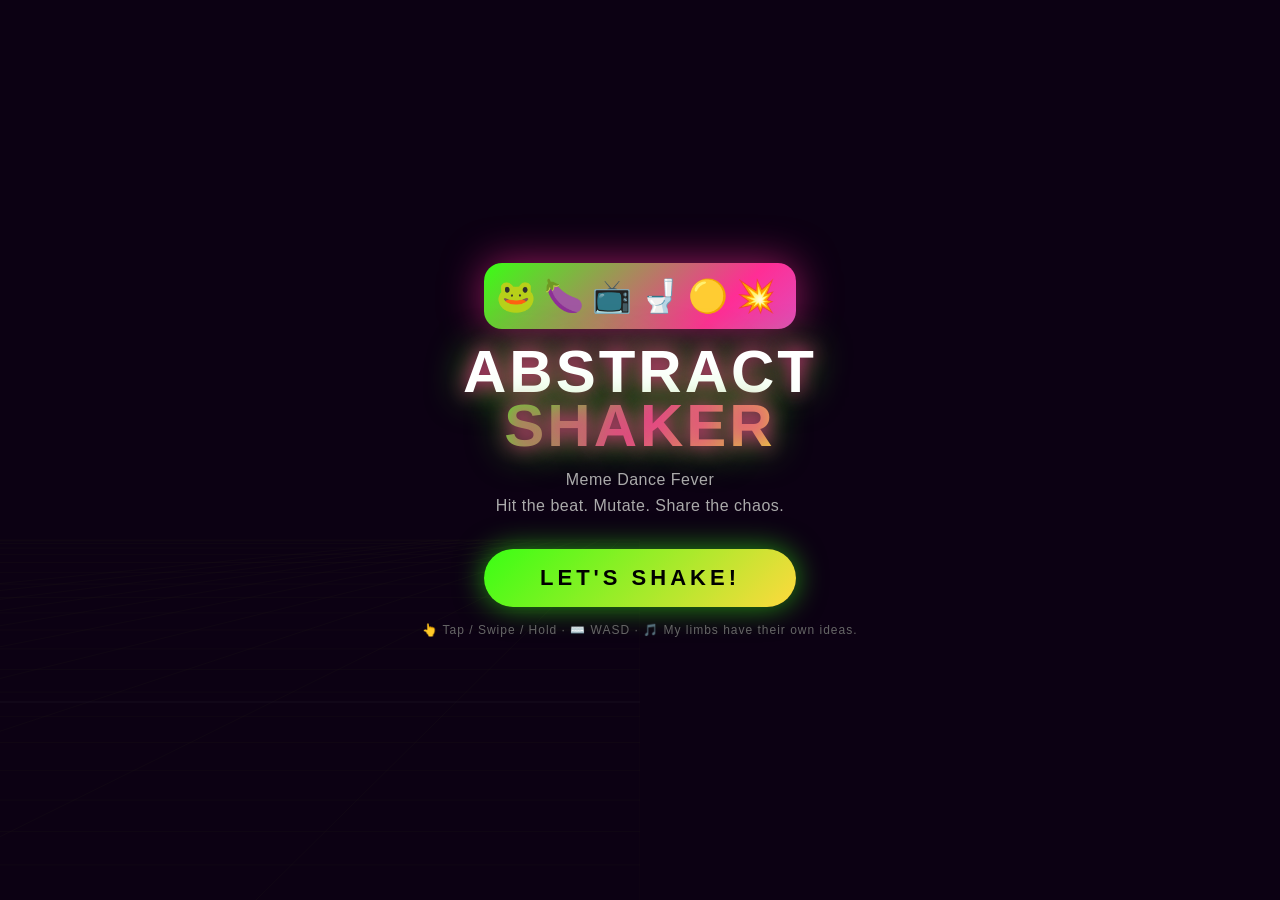
<file: meme-dance-fever/index.html>
<!DOCTYPE html>
<html lang="en">
<head>
<meta charset="UTF-8">
<meta name="viewport" content="width=device-width,initial-scale=1.0,maximum-scale=1.0,user-scalable=no">
<title>ABSTRACT SHAKER — Meme Dance Fever</title>
<link rel="stylesheet" href="style.css">
</head>
<body>
<div id="app">
  <canvas id="game-canvas"></canvas>

  <!-- Start Screen -->
  <div id="start-screen" class="screen">
    <div class="banner-bar">🐸🍆📺🚽🟡💥</div>
    <h1 class="game-title">ABSTRACT<br><span class="title-accent">SHAKER</span></h1>
    <p class="tagline">Meme Dance Fever<br>Hit the beat. Mutate. Share the chaos.</p>
    <button id="start-btn" class="big-btn">LET'S SHAKE!</button>
    <div class="tip">👆 Tap / Swipe / Hold · ⌨️ WASD · 🎵 My limbs have their own ideas.</div>
  </div>

  <!-- Game HUD -->
  <div id="hud" class="hidden">
    <div class="hud-top">
      <div class="stat-box">
        <span class="stat-label">SCORE</span>
        <span class="stat-val" id="score-val">0</span>
      </div>
      <div class="stat-box combo-box">
        <span class="stat-label">COMBO</span>
        <span class="stat-val" id="combo-val">0</span>
      </div>
      <div class="stat-box chaos-box">
        <span class="stat-label">CHAOS</span>
        <span class="stat-val" id="chaos-val">0%</span>
      </div>
    </div>
    <div class="judgement" id="judgement"></div>
    <div class="boss-tag hidden" id="boss-tag">BOSS: ABSTRACT DANCE KING</div>
  </div>

  <!-- Combo fly popups container -->
  <div id="popups"></div>

  <!-- Game Over Screen -->
  <div id="over-screen" class="screen hidden">
    <h1 class="game-title over-title">DANCE<br><span class="title-accent">OVER</span></h1>
    <div class="final-stats">
      <div class="final-row"><span>FINAL SCORE</span><b id="final-score">0</b></div>
      <div class="final-row"><span>MAX COMBO</span><b id="final-combo">0</b></div>
      <div class="final-row"><span>CHAOS RANK</span><b id="final-rank">D</b></div>
    </div>
    <div class="challenge-box">
      <div class="challenge-label">YOUR CHALLENGE CODE</div>
      <div class="challenge-code" id="challenge-code">ABC123</div>
      <div class="challenge-hint">Share it — your friend dances the SAME moves!</div>
    </div>
    <div class="leaderboard">
      <div class="lb-title">GLOBAL ABSTRACT RANKING</div>
      <div id="lb-list"></div>
    </div>
    <div class="btn-row">
      <button id="replay-btn" class="mid-btn">🔁 REPLAY MOMENTS</button>
      <button id="share-btn" class="mid-btn share">📲 SHARE</button>
    </div>
    <button id="restart-btn" class="big-btn">SHAKE AGAIN</button>
  </div>

  <!-- Replay overlay -->
  <div id="replay-overlay" class="screen hidden">
    <h2 class="replay-title">🔁 15s GHOST DANCE REPLAY</h2>
    <canvas id="replay-canvas"></canvas>
    <div class="replay-sub">Auto-captured meme moments · ready for TikTok</div>
    <button id="close-replay" class="big-btn">BACK</button>
  </div>

  <!-- Share toast -->
  <div id="share-toast" class="hidden">
    <div class="toast-card">
      <div class="toast-title">SHARE THE CHAOS</div>
      <div class="toast-platforms">
        <span>🎵 TikTok</span>
        <span>📺 Bilibili</span>
        <span>🌐 Weibo</span>
        <span>💬 Clipboard</span>
      </div>
      <div class="toast-code" id="share-code"></div>
      <button class="toast-close" id="toast-close">CLOSE</button>
    </div>
  </div>
</div>
<script src="game.js"></script>
</body>
</html>
</file>
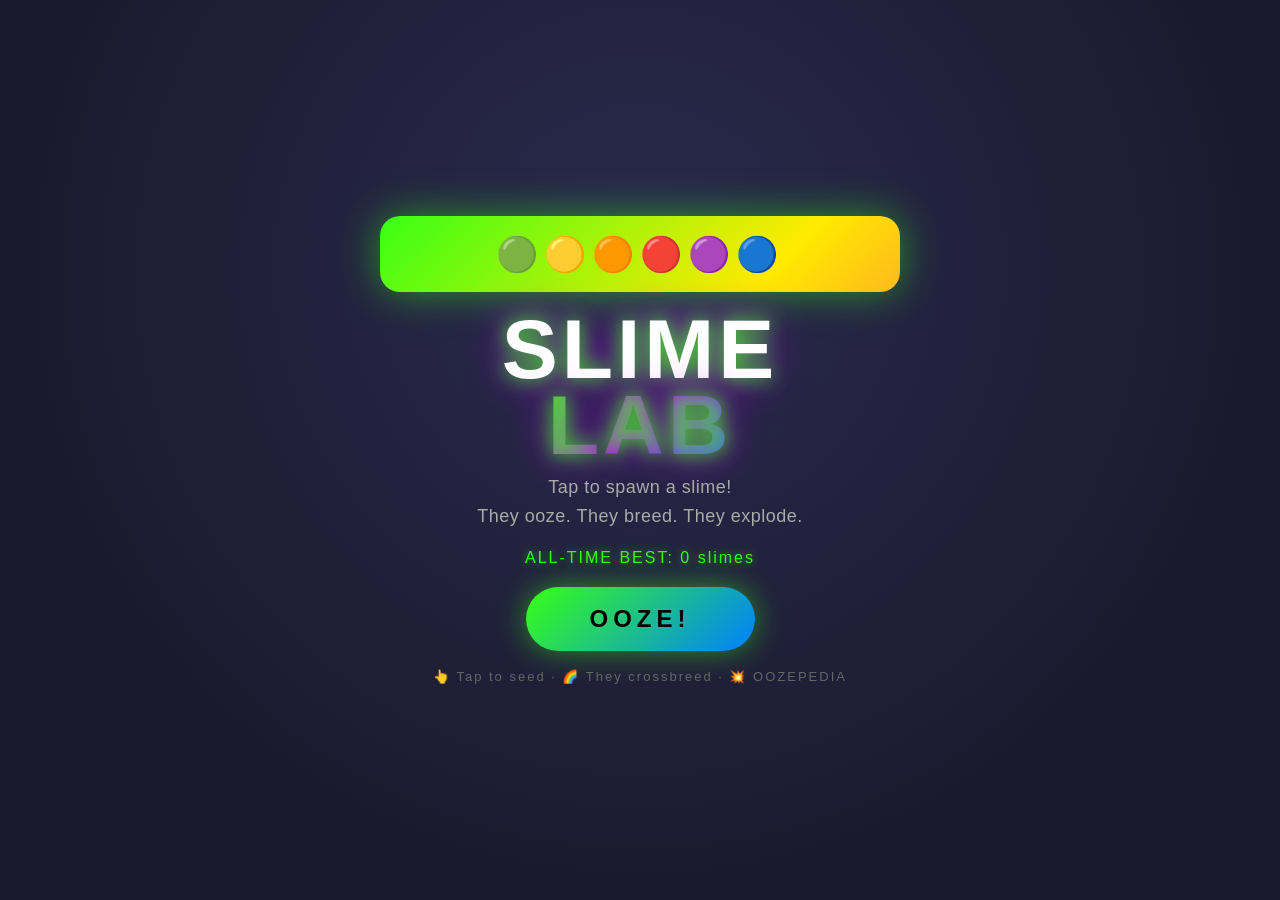
<file: slime-lab/index.html>
<!DOCTYPE html>
<html lang="zh-CN">
<head>
<meta charset="UTF-8">
<meta name="viewport" content="width=device-width,initial-scale=1.0,maximum-scale=1.0,user-scalable=no">
<title>SLIME LAB — Ooze Forever!</title>
<link rel="stylesheet" href="style.css">
</head>
<body>
<div id="app">
  <canvas id="game-canvas"></canvas>

  <!-- Start Screen -->
  <div id="start-screen" class="screen">
    <div class="banner-bar">🟢🟡🟠🔴🟣🔵</div>
    <h1 class="game-title">SLIME<br><span class="title-accent">LAB</span></h1>
    <p class="tagline">Tap to spawn a slime!<br>They ooze. They breed. They explode.</p>
    <div class="best-line" id="best-on-start">ALL-TIME BEST: 0</div>
    <button id="start-btn" class="big-btn">OOZE!</button>
    <div class="tip">👆 Tap to seed · 🌈 They crossbreed · 💥 OOZEPEDIA</div>
  </div>

  <!-- HUD -->
  <div id="hud" class="hidden">
    <div class="hud-left">
      <div class="count-box">
        <span class="count-label">SLIMES</span>
        <span class="count-val" id="slime-count">0</span>
      </div>
      <div class="count-box green-box">
        <span class="count-label">GENES</span>
        <span class="count-val" id="gene-count">0</span>
      </div>
    </div>
    <div class="hud-right">
      <button id="filter-btn" class="icon-btn" title="Magic filter">🌀</button>
      <button id="pop-btn" class="icon-btn" title="POP ALL">💥</button>
      <button id="mute-btn" class="icon-btn" title="Mute">🔊</button>
    </div>
  </div>

  <!-- Slime count alert -->
  <div id="milestone" class="hidden"></div>
</div>
<script src="game.js"></script>
</body>
</html>
</file>
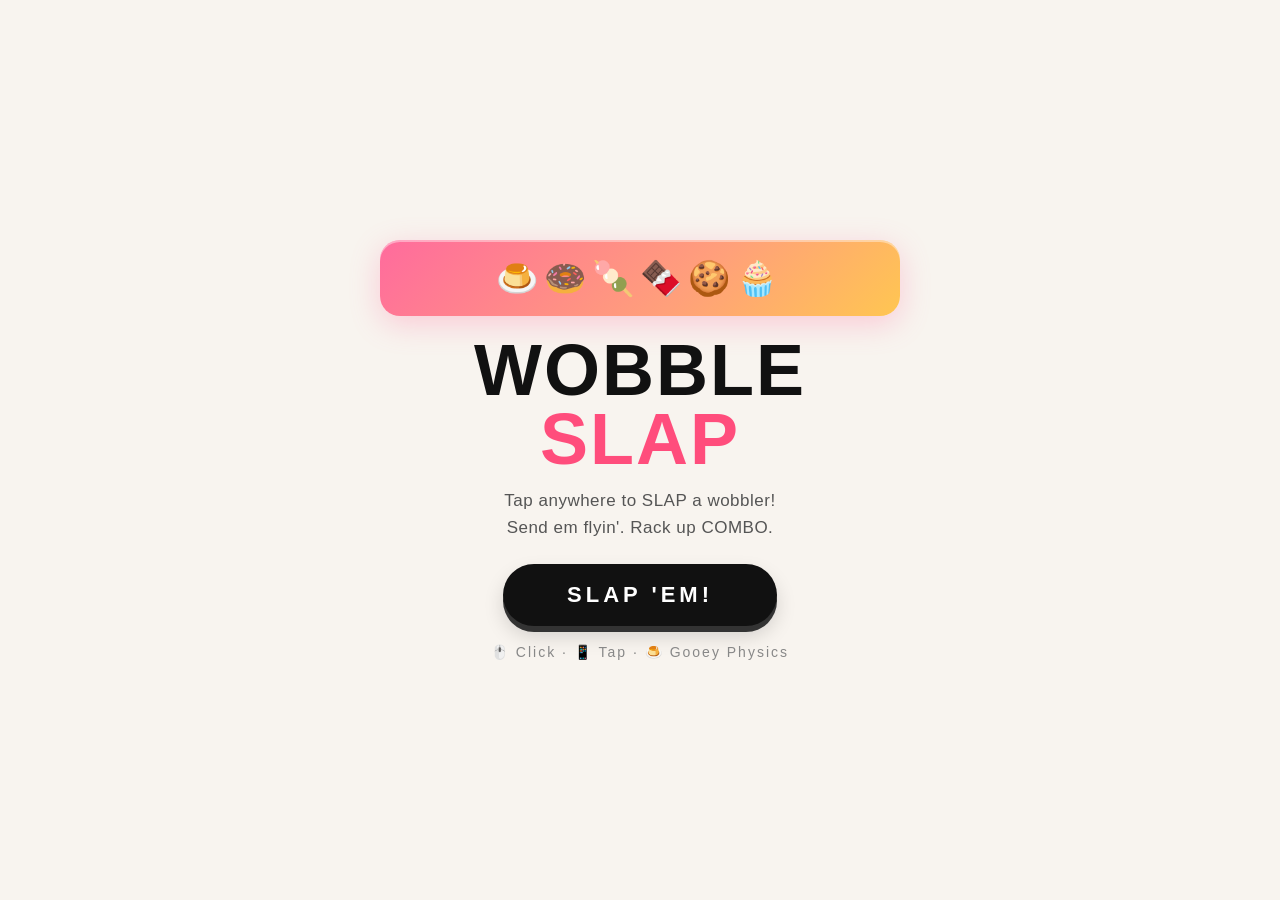
<file: wobble-slap/index.html>
<!DOCTYPE html>
<html lang="zh-CN">
<head>
<meta charset="UTF-8">
<meta name="viewport" content="width=device-width,initial-scale=1.0,maximum-scale=1.0,user-scalable=no">
<title>WOBBLE SLAP — Tap to Slap!</title>
<link rel="stylesheet" href="style.css">
</head>
<body>
<div id="app">
  <canvas id="game-canvas"></canvas>

  <!-- Start Screen -->
  <div id="start-screen" class="screen">
    <div class="banner-bar">🍮🍩🍡🍫🍪🧁</div>
    <h1 class="game-title">WOBBLE<br><span class="title-accent">SLAP</span></h1>
    <p class="tagline">Tap anywhere to SLAP a wobbler!<br>Send em flyin'. Rack up COMBO.</p>
    <button id="start-btn" class="big-btn">SLAP 'EM!</button>
    <div class="tip">🖱️ Click · 📱 Tap · 🍮 Gooey Physics</div>
  </div>

  <!-- HUD -->
  <div id="hud" class="hidden">
    <div class="count-box">
      <span class="count-label">SLAPS</span>
      <span class="count-val" id="slap-count">0</span>
    </div>
    <div class="combo-box hidden" id="combo-box">
      <span class="combo-label">COMBO</span>
      <span class="combo-val" id="combo-val">x3</span>
    </div>
    <div class="hud-right">
      <button id="filter-btn" class="icon-btn" title="Magic filter">🌀</button>
      <button id="spawn-btn" class="icon-btn" title="Spawn more">🍮</button>
      <button id="mute-btn" class="icon-btn" title="Mute">🔊</button>
    </div>
  </div>

  <!-- Floating hint -->
  <div id="hint" class="hidden">TAP TO SLAP!</div>
</div>
<script src="game.js"></script>
</body>
</html>
</file>
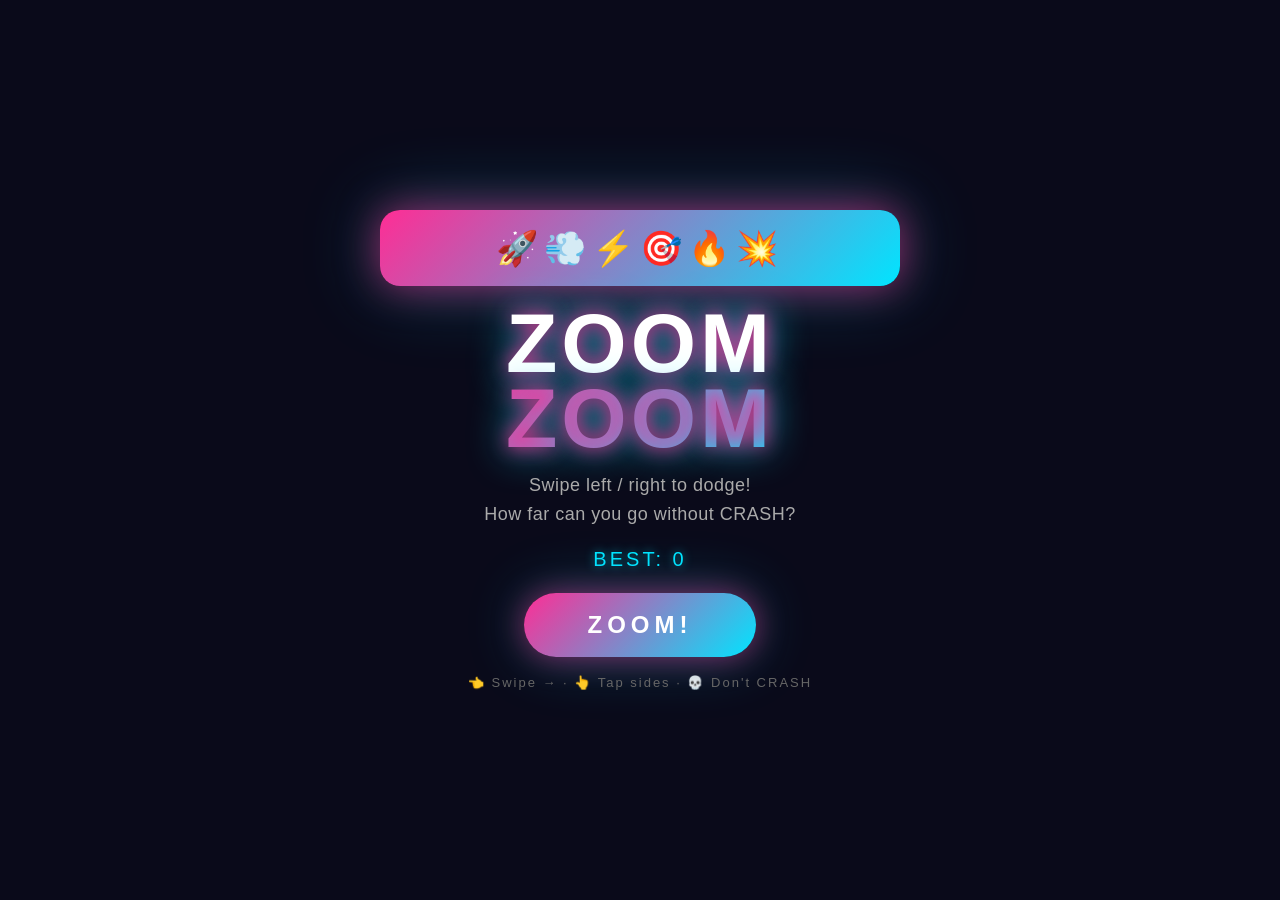
<file: zoom-zoom/index.html>
<!DOCTYPE html>
<html lang="zh-CN">
<head>
<meta charset="UTF-8">
<meta name="viewport" content="width=device-width,initial-scale=1.0,maximum-scale=1.0,user-scalable=no">
<title>ZOOM ZOOM — Dodge Forever!</title>
<link rel="stylesheet" href="style.css">
</head>
<body>
<div id="app">
  <canvas id="game-canvas"></canvas>

  <!-- Start Screen -->
  <div id="start-screen" class="screen">
    <div class="banner-bar">🚀💨⚡🎯🔥💥</div>
    <h1 class="game-title">ZOOM<br><span class="title-accent">ZOOM</span></h1>
    <p class="tagline">Swipe left / right to dodge!<br>How far can you go without CRASH?</p>
    <div class="best-line" id="best-on-start">BEST: 0</div>
    <button id="start-btn" class="big-btn">ZOOM!</button>
    <div class="tip">👈 Swipe → · 👆 Tap sides · 💀 Don't CRASH</div>
  </div>

  <!-- Game Over Screen -->
  <div id="over-screen" class="screen hidden">
    <h1 class="game-title crash-title">CRASH!<br><span class="title-accent">💥</span></h1>
    <p class="final-score" id="final-score">SCORE: 0</p>
    <p class="best-line" id="best-on-over">BEST: 0</p>
    <button id="restart-btn" class="big-btn">ZOOM AGAIN!</button>
    <div class="tip">👈 Swipe → · 👆 Tap sides · 💀 Don't CRASH</div>
  </div>

  <!-- HUD -->
  <div id="hud" class="hidden">
    <div class="hud-left">
      <div class="count-box">
        <span class="count-label">SCORE</span>
        <span class="count-val" id="score-val">0</span>
      </div>
      <div class="count-box speed-box">
        <span class="count-label">SPEED</span>
        <span class="count-val" id="speed-val">1.0</span>
      </div>
    </div>
    <div class="hud-right">
      <button id="filter-btn" class="icon-btn" title="Magic filter">🌀</button>
      <button id="mute-btn" class="icon-btn" title="Mute">🔊</button>
    </div>
  </div>
</div>
<script src="game.js"></script>
</body>
</html>
</file>
<file: style.css>
* { margin:0; padding:0; box-sizing:border-box; }

html, body {
  width:100%; height:100%; overflow:hidden;
  background:#f5f3ef; /* off-white like the original */
  font-family:'Impact','Arial Black','Helvetica Neue',sans-serif;
  color:#111; user-select:none; -webkit-user-select:none;
  touch-action:none;
}

#app { position:relative; width:100vw; height:100vh; }
#game-canvas { display:block; width:100%; height:100%; background:#f5f3ef; }

.hidden { display:none !important; }

/* ===== Screens ===== */
.screen {
  position:absolute; inset:0; z-index:50;
  display:flex; flex-direction:column; align-items:center; justify-content:center;
  background:#f5f3ef;
  padding:20px; text-align:center;
  animation:fadeIn .4s ease;
}
@keyframes fadeIn { from{opacity:0} to{opacity:1} }

.banner-bar {
  width:92%; max-width:520px;
  font-size:34px; letter-spacing:6px;
  text-align:center;
  padding:18px 12px;
  margin-bottom:20px;
  border-radius:20px;
  background: linear-gradient(135deg, #ff2d95, #ff9a3c, #ffd93d, #6bcb77, #4d96ff, #9b5de5);
  background-size:300% 300%;
  animation: bannerShimmer 4s ease-in-out infinite;
  box-shadow:0 8px 30px rgba(255,45,149,.35), inset 0 2px 0 rgba(255,255,255,.4);
}
@keyframes bannerShimmer {
  0%,100% { background-position:0% 50%; }
  50%     { background-position:100% 50%; }
}
.game-title {
  font-size:72px; line-height:.95; letter-spacing:2px;
  color:#111;
}
.title-accent {
  color:#ff2d95;
}
.tagline {
  margin:14px 0 22px;
  font-size:17px; color:#555;
  line-height:1.6; letter-spacing:.5px;
}

.big-btn {
  padding:18px 64px; font-size:22px; font-weight:bold;
  font-family:inherit; letter-spacing:4px; color:#fff;
  background:#111;
  border:none; border-radius:50px; cursor:pointer;
  box-shadow:0 6px 0 #333, 0 10px 20px rgba(0,0,0,.15);
  transition:transform .08s, box-shadow .08s;
}
.big-btn:active { transform:translateY(4px); box-shadow:0 2px 0 #333; }

.tip {
  margin-top:18px; font-size:14px; color:#888; letter-spacing:2px;
}

/* ===== HUD ===== */
#hud {
  position:absolute; top:0; left:0; right:0; z-index:20;
  display:flex; justify-content:space-between; align-items:flex-start;
  padding:16px 20px; pointer-events:none;
}
.count-box {
  pointer-events:none;
  background:rgba(255,255,255,.85);
  border:2px solid #111; border-radius:16px;
  padding:8px 16px;
  box-shadow:0 4px 0 #111;
  display:flex; flex-direction:column; align-items:center;
}
.count-label { font-size:11px; letter-spacing:3px; color:#666; }
.count-val { font-size:28px; font-weight:bold; color:#111; }

.hud-right { display:flex; gap:8px; pointer-events:auto; }
.icon-btn {
  width:44px; height:44px; font-size:20px;
  background:rgba(255,255,255,.85); border:2px solid #111; border-radius:50%;
  cursor:pointer; box-shadow:0 3px 0 #111;
}
.icon-btn:active { transform:translateY(2px); box-shadow:0 1px 0 #111; }

/* ===== Floating hint ===== */
#hint {
  position:absolute; bottom:40px; left:50%; transform:translateX(-50%);
  z-index:10; padding:10px 20px;
  background:rgba(17,17,17,.85); color:#fff;
  font-size:14px; letter-spacing:2px;
  border-radius:30px;
  animation:breathe 2s ease-in-out infinite;
  pointer-events:none;
}
@keyframes breathe {
  0%,100% { opacity:.7; transform:translateX(-50%) scale(1); }
  50% { opacity:1; transform:translateX(-50%) scale(1.05); }
}

@media (max-width:400px) {
  .game-title { font-size:56px; }
  .banner { max-width:340px; }
}
</file>
<file: art-gallery/style.css>
/* ===== MUSEUM STUDIO — Magic Brush ===== */
@import url('https://fonts.googleapis.com/css2?family=Playfair+Display:ital,wght@0,400;0,700;1,400&family=Inter:wght@300;400;600&display=swap');

* { margin:0; padding:0; box-sizing:border-box; }

html, body {
  width:100%; height:100%; overflow:hidden;
  background:#121214;
  font-family:'Inter',system-ui,sans-serif;
  color:#e8e4df; user-select:none; -webkit-user-select:none;
  -webkit-tap-highlight-color:transparent;
  touch-action:none;
}

#app { position:relative; width:100vw; height:100vh; background:#0d0d10; }
#bg-canvas { position:absolute; inset:0; width:100%; height:100%; z-index:0; }
#art-canvas { position:absolute; inset:0; width:100%; height:100%; z-index:1; cursor:crosshair; }

.hidden { display:none !important; }

/* ===== Panels ===== */
.panel {
  position:absolute;
  background:rgba(20,20,24,0.88);
  backdrop-filter:blur(18px); -webkit-backdrop-filter:blur(18px);
  border:1px solid rgba(232,228,223,0.12);
  border-radius:16px;
  padding:10px;
  z-index:20;
}
.panel-title {
  font-size:9px; letter-spacing:3px;
  color:#8a8580; text-transform:uppercase;
  margin-bottom:8px; text-align:center;
}

#brush-bar { left:12px; top:12px; padding:10px 8px; }
#brush-list { display:flex; flex-direction:column; gap:6px; }
.brush-btn {
  width:40px; height:40px;
  background:rgba(232,228,223,0.06);
  border:1px solid rgba(232,228,223,0.15);
  border-radius:10px;
  display:flex; align-items:center; justify-content:center;
  font-size:18px; cursor:pointer;
  transition: all 0.18s;
}
.brush-btn:hover { background:rgba(232,228,223,0.12); }
.brush-btn.active {
  background:rgba(212,175,55,0.22);
  border-color:rgba(212,175,55,0.6);
  box-shadow:0 0 12px rgba(212,175,55,0.3);
}

#color-bar { right:12px; top:12px; padding:10px; }
#color-list { display:flex; flex-direction:column; gap:6px; }
.palette-btn {
  width:36px; height:36px;
  border-radius:50%;
  border:2px solid rgba(232,228,223,0.2);
  cursor:pointer;
  transition: all 0.18s;
  position:relative;
}
.palette-btn.active {
  border-color:#d4af37;
  box-shadow:0 0 12px rgba(212,175,55,0.5);
  transform:scale(1.1);
}

#size-box { top:12px; left:50%; transform:translateX(-50%); padding:10px 14px; min-width:140px; }
#size-slider {
  -webkit-appearance:none; appearance:none;
  width:120px; height:4px; background:rgba(232,228,223,0.15);
  border-radius:2px; outline:none;
}
#size-slider::-webkit-slider-thumb {
  -webkit-appearance:none; appearance:none;
  width:18px; height:18px; border-radius:50%;
  background:#d4af37; cursor:pointer;
  box-shadow:0 0 8px rgba(212,175,55,0.5);
}

/* ===== Toolbar ===== */
#toolbar {
  position:absolute; bottom:20px; left:50%; transform:translateX(-50%);
  display:flex; gap:10px; align-items:center;
  padding:10px 14px;
  background:rgba(20,20,24,0.88);
  backdrop-filter:blur(18px); -webkit-backdrop-filter:blur(18px);
  border:1px solid rgba(232,228,223,0.12);
  border-radius:40px;
  z-index:20;
}

.tool-btn {
  width:44px; height:44px;
  background:transparent; border:1px solid rgba(232,228,223,0.2);
  border-radius:50%; color:#e8e4df;
  font-size:18px; cursor:pointer;
  display:flex; align-items:center; justify-content:center;
  transition: all 0.2s;
}
.tool-btn:active { transform:scale(0.9); }
.tool-btn.save {
  background:rgba(100,200,100,0.15);
  border-color:rgba(100,200,100,0.4);
  color:#8fd68f;
}
.tool-btn.music {
  background:rgba(100,180,255,0.15);
  border-color:rgba(100,180,255,0.4);
  color:#8fc8ff;
}
.tool-btn.music.off {
  background:rgba(150,150,150,0.15);
  border-color:rgba(150,150,150,0.3);
  color:#999;
}
.tool-btn.warn {
  background:rgba(255,80,80,0.12);
  border-color:rgba(255,80,80,0.35);
  color:#ff8080;
}

/* ===== Start screen ===== */
.screen {
  position:absolute; inset:0; z-index:50;
  background:#121214;
  display:flex; flex-direction:column; align-items:center; justify-content:center;
  padding:24px; text-align:center;
}
.brand {
  font-family:'Playfair Display',Georgia,serif;
  font-size:72px; line-height:1; font-weight:400;
  color:#e8e4df; letter-spacing:-1px;
}
.brand .accent {
  font-style:italic;
  color:#d4af37;
  background: linear-gradient(135deg,#d4af37,#f5e6a3,#d4af37);
  background-size:200% 200%;
  -webkit-background-clip:text;
  background-clip:text;
  -webkit-text-fill-color:transparent;
  animation: goldShine 3s ease infinite;
}
@keyframes goldShine {
  0%,100% { background-position:0% 50%; }
  50% { background-position:100% 50%; }
}
.slogan {
  margin:24px 0 32px;
  font-size:15px; line-height:1.9; color:#8a8580;
  font-style:italic; letter-spacing:0.5px;
}
.big-btn {
  padding:16px 56px; font-size:18px; font-weight:600;
  font-family:inherit; letter-spacing:4px;
  background:rgba(212,175,55,0.15);
  color:#d4af37;
  border:1px solid rgba(212,175,55,0.4);
  border-radius:36px;
  cursor:pointer;
  transition: all 0.3s;
}
.big-btn:hover { background:rgba(212,175,55,0.3); }
.big-btn:active { transform:scale(0.96); }
.hint {
  margin-top:28px; font-size:12px; letter-spacing:2px;
  color:#555; text-transform:uppercase;
}

.toast {
  position:absolute; bottom:100px; left:50%; transform:translateX(-50%);
  padding:10px 20px;
  background:rgba(100,200,100,0.2);
  border:1px solid rgba(100,200,100,0.4);
  border-radius:20px;
  color:#8fd68f; font-size:13px; letter-spacing:1px;
  z-index:25;
  animation: toastPop 2s ease forwards;
  pointer-events:none;
}
@keyframes toastPop {
  0% { opacity:0; transform:translateX(-50%) translateY(10px); }
  15% { opacity:1; transform:translateX(-50%) translateY(0); }
  85% { opacity:1; }
  100% { opacity:0; transform:translateX(-50%) translateY(-10px); }
}

@media (max-width:480px) {
  .brand { font-size:56px; }
  #size-box { min-width:110px; }
  #size-slider { width:90px; }
  .brush-btn { width:36px; height:36px; font-size:16px; }
  .palette-btn { width:32px; height:32px; }
}
</file>
<file: meme-dance-fever/style.css>
/* ===== ABSTRACT SHAKER — Meme Dance Fever ===== */
* { margin:0; padding:0; box-sizing:border-box; }

html, body {
  width:100%; height:100%; overflow:hidden;
  background:#0a0014;
  font-family:'Impact','Arial Black','Helvetica Neue',sans-serif;
  color:#fff; user-select:none; -webkit-user-select:none;
  -webkit-tap-highlight-color:transparent;
  touch-action:none;
}

#app { position:relative; width:100vw; height:100vh; }
#game-canvas { display:block; width:100%; height:100%; }

.hidden { display:none !important; }

/* ===== Screens ===== */
.screen {
  position:absolute; inset:0; z-index:50;
  display:flex; flex-direction:column; align-items:center; justify-content:center;
  background:rgba(10,0,20,0.92);
  padding:20px; text-align:center;
  overflow-y:auto;
}

.banner-bar {
  font-size:32px; letter-spacing:8px; text-align:center;
  padding:14px 12px; margin-bottom:16px; border-radius:18px;
  background: linear-gradient(135deg, #39ff14, #ff2d95, #a28bff, #ffd93d, #39ff14);
  background-size:300% 300%;
  animation: shimmer 1.8s ease-in-out infinite;
  box-shadow:0 0 40px rgba(255,45,149,.6);
}
@keyframes shimmer { 0%,100%{background-position:0% 50%} 50%{background-position:100% 50%} }

.game-title {
  font-size:60px; line-height:.9; letter-spacing:3px;
  color:#fff; text-shadow:0 0 20px #ff2d95, 0 0 40px #39ff14;
}
.title-accent {
  background: linear-gradient(135deg, #39ff14, #ff2d95, #ffd93d);
  -webkit-background-clip:text; background-clip:text; -webkit-text-fill-color:transparent;
}
.over-title { animation: shake 0.4s ease infinite; text-shadow:0 0 30px #ff0040, 0 0 60px #ff2d95; }
@keyframes shake {
  0%,100% { transform:translate(0,0); }
  25% { transform:translate(-5px,3px) rotate(-1deg); }
  50% { transform:translate(5px,-3px) rotate(1deg); }
  75% { transform:translate(-3px,-3px) rotate(-0.5deg); }
}

.tagline {
  margin:14px 0 10px; font-size:16px; color:#aaa;
  line-height:1.6; letter-spacing:.5px;
}
.big-btn {
  margin-top:20px; padding:16px 56px; font-size:22px; font-weight:bold;
  font-family:inherit; letter-spacing:4px; color:#000;
  background: linear-gradient(135deg, #39ff14, #ffd93d);
  border:none; border-radius:50px; cursor:pointer;
  box-shadow:0 0 30px rgba(57,255,20,.6);
  transition:transform .08s;
}
.big-btn:active { transform:translateY(3px) scale(.96); }
.tip { margin-top:16px; font-size:12px; color:#666; letter-spacing:1px; }

/* ===== HUD ===== */
#hud {
  position:absolute; top:0; left:0; right:0; z-index:20;
  padding:14px 16px; pointer-events:none;
}
.hud-top { display:flex; justify-content:space-between; gap:8px; }
.stat-box {
  background:rgba(0,0,0,.6); border:2px solid #39ff14; border-radius:12px;
  padding:5px 10px; flex:1; text-align:center;
  box-shadow:0 0 12px rgba(57,255,20,.4);
}
.combo-box { border-color:#ffd93d; box-shadow:0 0 12px rgba(255,217,61,.4); }
.chaos-box { border-color:#ff2d95; box-shadow:0 0 12px rgba(255,45,149,.5); }
.stat-label { display:block; font-size:9px; letter-spacing:2px; color:#888; }
.combo-box .stat-label { color:#ffd93d; }
.chaos-box .stat-label { color:#ff2d95; }
.stat-val { font-size:20px; font-weight:bold; }

.judgement {
  position:absolute; top:38%; left:50%; transform:translateX(-50%);
  font-size:36px; font-weight:bold; letter-spacing:3px;
  text-shadow:0 0 20px currentColor;
  opacity:0; pointer-events:none;
}
.judgement.show { animation: judgePop 0.5s ease forwards; }
@keyframes judgePop {
  0% { opacity:0; transform:translateX(-50%) scale(0.3); }
  30% { opacity:1; transform:translateX(-50%) scale(1.2); }
  100% { opacity:0; transform:translateX(-50%) scale(1) translateY(-30px); }
}

.boss-tag {
  position:absolute; top:70px; left:50%; transform:translateX(-50%);
  padding:6px 16px; background:rgba(255,0,64,.85);
  border:2px solid #fff; border-radius:20px;
  font-size:12px; letter-spacing:2px;
  animation: pulse 0.5s ease infinite;
}
@keyframes pulse { 0%,100%{transform:translateX(-50%) scale(1)} 50%{transform:translateX(-50%) scale(1.08)} }

/* ===== Combo popups ===== */
#popups { position:absolute; inset:0; z-index:25; pointer-events:none; overflow:hidden; }
.popup {
  position:absolute; font-weight:bold; font-size:28px;
  text-shadow:0 0 15px currentColor;
  animation: popFly 0.9s ease forwards;
  letter-spacing:2px;
}
@keyframes popFly {
  0% { opacity:0; transform:scale(0.3) rotate(-10deg); }
  20% { opacity:1; transform:scale(1.2) rotate(5deg); }
  100% { opacity:0; transform:scale(0.9) rotate(-8deg) translateY(-80px); }
}

/* ===== Game over ===== */
.final-stats { margin:16px 0; width:100%; max-width:340px; }
.final-row {
  display:flex; justify-content:space-between; align-items:center;
  padding:10px 16px; margin:6px 0;
  background:rgba(255,255,255,.06); border-radius:10px;
  font-size:14px; letter-spacing:1px;
}
.final-row b { font-size:22px; color:#ffd93d; }

.challenge-box {
  margin:14px 0; padding:14px;
  background:rgba(255,45,149,.12); border:2px solid #ff2d95;
  border-radius:14px; width:100%; max-width:340px;
}
.challenge-label { font-size:10px; letter-spacing:3px; color:#ff2d95; }
.challenge-code {
  font-size:28px; font-weight:bold; letter-spacing:6px;
  color:#39ff14; text-shadow:0 0 15px #39ff14;
  margin:6px 0; font-family:monospace;
}
.challenge-hint { font-size:11px; color:#888; letter-spacing:.5px; }

.leaderboard {
  margin:12px 0; width:100%; max-width:340px;
  background:rgba(0,0,0,.4); border-radius:12px; padding:10px;
}
.lb-title { font-size:10px; letter-spacing:2px; color:#888; margin-bottom:6px; }
.lb-row {
  display:flex; justify-content:space-between;
  padding:4px 8px; font-size:12px; color:#aaa;
}
.lb-row.me { color:#39ff14; font-weight:bold; }
.lb-row .rank { width:24px; }

.btn-row { display:flex; gap:10px; margin-top:10px; }
.mid-btn {
  padding:12px 20px; font-size:13px; font-family:inherit; letter-spacing:1px;
  background:rgba(255,255,255,.08); border:1px solid rgba(255,255,255,.2);
  border-radius:12px; color:#fff; cursor:pointer;
}
.mid-btn.share { background:rgba(57,255,20,.15); border-color:#39ff14; color:#39ff14; }

/* ===== Replay ===== */
.replay-title { font-size:22px; margin-bottom:12px; letter-spacing:2px; }
#replay-canvas {
  width:90%; max-width:360px; aspect-ratio:9/16;
  border:2px solid #ff2d95; border-radius:12px;
  box-shadow:0 0 30px rgba(255,45,149,.5);
  background:#000;
}
.replay-sub { margin:10px 0; font-size:12px; color:#888; }

/* ===== Share toast ===== */
#share-toast {
  position:absolute; inset:0; z-index:60;
  background:rgba(0,0,0,.75);
  display:flex; align-items:center; justify-content:center;
}
.toast-card {
  background:#1a0a2e; border:2px solid #ffd93d; border-radius:16px;
  padding:24px; text-align:center; max-width:320px;
  box-shadow:0 0 40px rgba(255,217,61,.4);
}
.toast-title { font-size:18px; letter-spacing:2px; color:#ffd93d; margin-bottom:12px; }
.toast-platforms {
  display:flex; flex-wrap:wrap; gap:8px; justify-content:center;
  margin-bottom:14px;
}
.toast-platforms span {
  padding:8px 12px; background:rgba(255,255,255,.06);
  border-radius:10px; font-size:13px;
}
.toast-code {
  font-family:monospace; font-size:22px; color:#39ff14;
  letter-spacing:4px; padding:10px; background:#000;
  border-radius:8px; margin-bottom:12px;
}
.toast-close {
  padding:8px 24px; background:#ff2d95; border:none;
  border-radius:20px; color:#fff; font-weight:bold; cursor:pointer;
}

@media (max-width:420px) {
  .game-title { font-size:48px; }
  .challenge-code { font-size:22px; }
}
</file>
<file: slime-lab/style.css>
* { margin:0; padding:0; box-sizing:border-box; }

html, body {
  width:100%; height:100%; overflow:hidden;
  background:#1a1a2e;
  font-family:'Impact','Arial Black','Helvetica Neue',sans-serif;
  color:#fff; user-select:none; -webkit-user-select:none;
  touch-action:none;
}

#app { position:relative; width:100vw; height:100vh; }
#game-canvas { display:block; width:100%; height:100%; background:radial-gradient(circle at 50% 30%, #2a2a4e 0%, #1a1a2e 70%); }

.hidden { display:none !important; }

/* ===== Screens ===== */
.screen {
  position:absolute; inset:0; z-index:50;
  display:flex; flex-direction:column; align-items:center; justify-content:center;
  background: radial-gradient(circle at 50% 30%, #2a2a4e 0%, #1a1a2e 70%);
  padding:20px; text-align:center;
  animation:fadeIn .3s ease;
}
@keyframes fadeIn { from{opacity:0} to{opacity:1} }

.banner-bar {
  width:92%; max-width:520px;
  font-size:34px; letter-spacing:6px;
  text-align:center;
  padding:18px 12px;
  margin-bottom:20px;
  border-radius:20px;
  background: linear-gradient(135deg, #39ff14, #ffea00, #ff5555, #bf00ff, #0080ff);
  background-size:300% 300%;
  animation: bannerShimmer 2s ease-in-out infinite;
  box-shadow:0 0 40px rgba(57,255,20,.5);
}
@keyframes bannerShimmer {
  0%,100% { background-position:0% 50%; }
  50%     { background-position:100% 50%; }
}

.game-title {
  font-size:84px; line-height:.9; letter-spacing:4px;
  color:#fff;
  text-shadow:0 0 20px #39ff14, 0 0 40px #bf00ff;
}
.title-accent {
  background: linear-gradient(135deg, #39ff14, #bf00ff, #0080ff);
  -webkit-background-clip:text;
  background-clip:text;
  -webkit-text-fill-color:transparent;
}
.best-line {
  font-size:16px; color:#39ff14; letter-spacing:2px;
  margin:8px 0 20px; text-shadow:0 0 10px rgba(57,255,20,.6);
}
.tagline {
  margin:10px 0;
  font-size:18px; color:#aaa;
  line-height:1.6; letter-spacing:.5px;
}

.big-btn {
  padding:18px 64px; font-size:24px; font-weight:bold;
  font-family:inherit; letter-spacing:5px; color:#000;
  background: linear-gradient(135deg, #39ff14, #0080ff);
  border:none; border-radius:50px; cursor:pointer;
  box-shadow:0 0 30px rgba(57,255,20,.5);
  transition:transform .08s, box-shadow .08s;
}
.big-btn:active { transform:translateY(3px) scale(.97); }

.tip { margin-top:18px; font-size:13px; color:#666; letter-spacing:2px; }

/* ===== HUD ===== */
#hud {
  position:absolute; top:0; left:0; right:0; z-index:20;
  display:flex; justify-content:space-between; align-items:flex-start;
  padding:14px 18px; pointer-events:none;
}
.hud-left { display:flex; gap:8px; pointer-events:none; }
.count-box {
  pointer-events:none;
  background:rgba(0,0,0,.6);
  border:2px solid #39ff14; border-radius:14px;
  padding:6px 12px;
  box-shadow:0 0 15px rgba(57,255,20,.4);
  display:flex; flex-direction:column; align-items:center;
}
.green-box { border-color:#ffea00; box-shadow:0 0 15px rgba(255,234,0,.4); }
.green-box .count-label { color:#ffea00; }
.count-label { font-size:10px; letter-spacing:3px; color:#888; }
.count-val { font-size:22px; font-weight:bold; color:#fff; }

.hud-right { display:flex; gap:6px; pointer-events:auto; }
.icon-btn {
  width:42px; height:42px; font-size:18px;
  background:rgba(0,0,0,.6); border:2px solid #39ff14; border-radius:50%;
  cursor:pointer;
  box-shadow:0 0 10px rgba(57,255,20,.4);
}
.icon-btn:active { transform:translateY(2px); }

/* Milestone popup */
#milestone {
  position:absolute; top:35%; left:50%; transform:translate(-50%, -50%) scale(0.5);
  z-index:30; padding:16px 32px;
  background: linear-gradient(135deg, #39ff14, #bf00ff);
  color:#000; font-size:28px; font-weight:bold;
  letter-spacing:3px; border-radius:30px;
  box-shadow:0 0 50px rgba(57,255,20,.8);
  animation: msPop 0.6s ease forwards;
  pointer-events:none;
}
@keyframes msPop {
  0% { opacity:0; transform:translate(-50%,-50%) scale(0.3); }
  30% { opacity:1; transform:translate(-50%,-50%) scale(1.1); }
  70% { opacity:1; transform:translate(-50%,-50%) scale(1); }
  100% { opacity:0; transform:translate(-50%,-80%) scale(0.9); }
}

@media (max-width:400px) {
  .game-title { font-size:64px; }
}
</file>
<file: wobble-slap/style.css>
* { margin:0; padding:0; box-sizing:border-box; }

html, body {
  width:100%; height:100%; overflow:hidden;
  background:#f8f4ef;
  font-family:'Impact','Arial Black','Helvetica Neue',sans-serif;
  color:#111; user-select:none; -webkit-user-select:none;
  touch-action:none;
}

#app { position:relative; width:100vw; height:100vh; }
#game-canvas { display:block; width:100%; height:100%; background:#f8f4ef; }

.hidden { display:none !important; }

/* ===== Screens ===== */
.screen {
  position:absolute; inset:0; z-index:50;
  display:flex; flex-direction:column; align-items:center; justify-content:center;
  background:#f8f4ef;
  padding:20px; text-align:center;
  animation:fadeIn .4s ease;
}
@keyframes fadeIn { from{opacity:0} to{opacity:1} }

.banner-bar {
  width:92%; max-width:520px;
  font-size:34px; letter-spacing:6px;
  text-align:center;
  padding:18px 12px;
  margin-bottom:20px;
  border-radius:20px;
  background: linear-gradient(135deg, #ff6b9d, #ffa07a, #ffd93d, #98fb98, #87ceeb, #dda0dd);
  background-size:300% 300%;
  animation: bannerShimmer 4s ease-in-out infinite;
  box-shadow:0 8px 30px rgba(255,107,157,.3), inset 0 2px 0 rgba(255,255,255,.4);
}
@keyframes bannerShimmer {
  0%,100% { background-position:0% 50%; }
  50%     { background-position:100% 50%; }
}

.game-title {
  font-size:72px; line-height:.95; letter-spacing:2px;
  color:#111;
}
.title-accent { color:#ff4d7c; }

.tagline {
  margin:14px 0 22px;
  font-size:17px; color:#555;
  line-height:1.6; letter-spacing:.5px;
}

.big-btn {
  padding:18px 64px; font-size:22px; font-weight:bold;
  font-family:inherit; letter-spacing:4px; color:#fff;
  background:#111;
  border:none; border-radius:50px; cursor:pointer;
  box-shadow:0 6px 0 #333, 0 10px 20px rgba(0,0,0,.15);
  transition:transform .08s, box-shadow .08s;
}
.big-btn:active { transform:translateY(4px); box-shadow:0 2px 0 #333; }

.tip {
  margin-top:18px; font-size:14px; color:#888; letter-spacing:2px;
}

/* ===== HUD ===== */
#hud {
  position:absolute; top:0; left:0; right:0; z-index:20;
  display:flex; justify-content:space-between; align-items:flex-start;
  padding:16px 20px; pointer-events:none;
}
.count-box, .combo-box {
  pointer-events:none;
  background:rgba(255,255,255,.85);
  border:2px solid #111; border-radius:16px;
  padding:8px 16px;
  box-shadow:0 4px 0 #111;
  display:flex; flex-direction:column; align-items:center;
}
.combo-box {
  background:rgba(255,77,124,.95);
  border-color:#fff;
  box-shadow:0 4px 0 #991b3d;
  color:#fff;
  animation: comboPop .3s ease;
}
@keyframes comboPop { from{transform:scale(.5)} to{transform:scale(1)} }

.count-label, .combo-label { font-size:11px; letter-spacing:3px; color:#666; }
.combo-label { color:#fff; }
.count-val { font-size:28px; font-weight:bold; color:#111; }
.combo-val { font-size:28px; font-weight:bold; color:#fff; }

.hud-left { display:flex; gap:10px; pointer-events:none; }
.hud-right { display:flex; gap:8px; pointer-events:auto; }
.icon-btn {
  width:44px; height:44px; font-size:20px;
  background:rgba(255,255,255,.85); border:2px solid #111; border-radius:50%;
  cursor:pointer; box-shadow:0 3px 0 #111;
}
.icon-btn:active { transform:translateY(2px); box-shadow:0 1px 0 #111; }

/* ===== Floating hint ===== */
#hint {
  position:absolute; bottom:40px; left:50%; transform:translateX(-50%);
  z-index:10; padding:10px 20px;
  background:rgba(17,17,17,.85); color:#fff;
  font-size:14px; letter-spacing:2px;
  border-radius:30px;
  animation:breathe 2s ease-in-out infinite;
  pointer-events:none;
}
@keyframes breathe {
  0%,100% { opacity:.7; transform:translateX(-50%) scale(1); }
  50% { opacity:1; transform:translateX(-50%) scale(1.05); }
}

@media (max-width:400px) {
  .game-title { font-size:56px; }
}
</file>
<file: zoom-zoom/style.css>
* { margin:0; padding:0; box-sizing:border-box; }

html, body {
  width:100%; height:100%; overflow:hidden;
  background:#0a0a1a;
  font-family:'Impact','Arial Black','Helvetica Neue',sans-serif;
  color:#fff; user-select:none; -webkit-user-select:none;
  touch-action:none;
}

#app { position:relative; width:100vw; height:100vh; }
#game-canvas { display:block; width:100%; height:100%; background:#0a0a1a; }

.hidden { display:none !important; }

/* ===== Screens ===== */
.screen {
  position:absolute; inset:0; z-index:50;
  display:flex; flex-direction:column; align-items:center; justify-content:center;
  background:#0a0a1a;
  padding:20px; text-align:center;
  animation:fadeIn .3s ease;
}
@keyframes fadeIn { from{opacity:0} to{opacity:1} }

.banner-bar {
  width:92%; max-width:520px;
  font-size:34px; letter-spacing:6px;
  text-align:center;
  padding:18px 12px;
  margin-bottom:20px;
  border-radius:20px;
  background: linear-gradient(135deg, #ff2d95, #00e5ff, #ffd93d, #ff2d95);
  background-size:300% 300%;
  animation: bannerShimmer 2.5s ease-in-out infinite;
  box-shadow:0 0 40px rgba(255,45,149,.6), 0 0 80px rgba(0,229,255,.3);
}
@keyframes bannerShimmer {
  0%,100% { background-position:0% 50%; }
  50%     { background-position:100% 50%; }
}

.game-title {
  font-size:84px; line-height:.9; letter-spacing:4px;
  color:#fff;
  text-shadow:0 0 20px #ff2d95, 0 0 40px #00e5ff;
}
.title-accent {
  background: linear-gradient(135deg, #ff2d95, #00e5ff);
  -webkit-background-clip:text;
  background-clip:text;
  -webkit-text-fill-color:transparent;
}
.crash-title {
  font-size:68px;
  animation: shake 0.5s ease;
  text-shadow:0 0 30px #ff0000, 0 0 60px #ff4d00;
}
@keyframes shake {
  0%,100% { transform:translate(0,0); }
  20% { transform:translate(-8px,4px); }
  40% { transform:translate(8px,-4px); }
  60% { transform:translate(-6px,-3px); }
  80% { transform:translate(6px,3px); }
}

.tagline {
  margin:14px 0 10px;
  font-size:18px; color:#aaa;
  line-height:1.6; letter-spacing:.5px;
}
.best-line {
  font-size:20px; color:#00e5ff; letter-spacing:3px;
  margin:10px 0 22px;
  text-shadow:0 0 10px rgba(0,229,255,.6);
}
.final-score {
  font-size:48px; color:#ff2d95; font-weight:bold;
  margin:0 0 5px;
  text-shadow:0 0 20px rgba(255,45,149,.8);
}

.big-btn {
  padding:18px 64px; font-size:24px; font-weight:bold;
  font-family:inherit; letter-spacing:5px; color:#fff;
  background: linear-gradient(135deg, #ff2d95, #00e5ff);
  border:none; border-radius:50px; cursor:pointer;
  box-shadow:0 0 30px rgba(255,45,149,.5), 0 0 60px rgba(0,229,255,.3);
  transition:transform .08s, box-shadow .08s;
}
.big-btn:active { transform:translateY(3px) scale(.97); }

.tip {
  margin-top:18px; font-size:13px; color:#666; letter-spacing:2px;
}

/* ===== HUD ===== */
#hud {
  position:absolute; top:0; left:0; right:0; z-index:20;
  display:flex; justify-content:space-between; align-items:flex-start;
  padding:16px 20px; pointer-events:none;
}
.hud-left { display:flex; gap:10px; pointer-events:none; }
.count-box {
  pointer-events:none;
  background:rgba(0,0,0,.6);
  border:2px solid #00e5ff; border-radius:14px;
  padding:6px 14px;
  box-shadow:0 0 15px rgba(0,229,255,.5);
  display:flex; flex-direction:column; align-items:center;
}
.speed-box { border-color:#ff2d95; box-shadow:0 0 15px rgba(255,45,149,.5); }
.count-label { font-size:10px; letter-spacing:3px; color:#888; }
.speed-box .count-label { color:#ff2d95; }
.count-val { font-size:24px; font-weight:bold; color:#fff; }
.speed-box .count-val { color:#ff2d95; }

.hud-right { display:flex; gap:8px; pointer-events:auto; }
.icon-btn {
  width:44px; height:44px; font-size:20px;
  background:rgba(0,0,0,.6); border:2px solid #00e5ff; border-radius:50%;
  cursor:pointer;
  box-shadow:0 0 10px rgba(0,229,255,.5);
}
.icon-btn:active { transform:translateY(2px); }

@media (max-width:400px) {
  .game-title { font-size:64px; }
}
</file>
